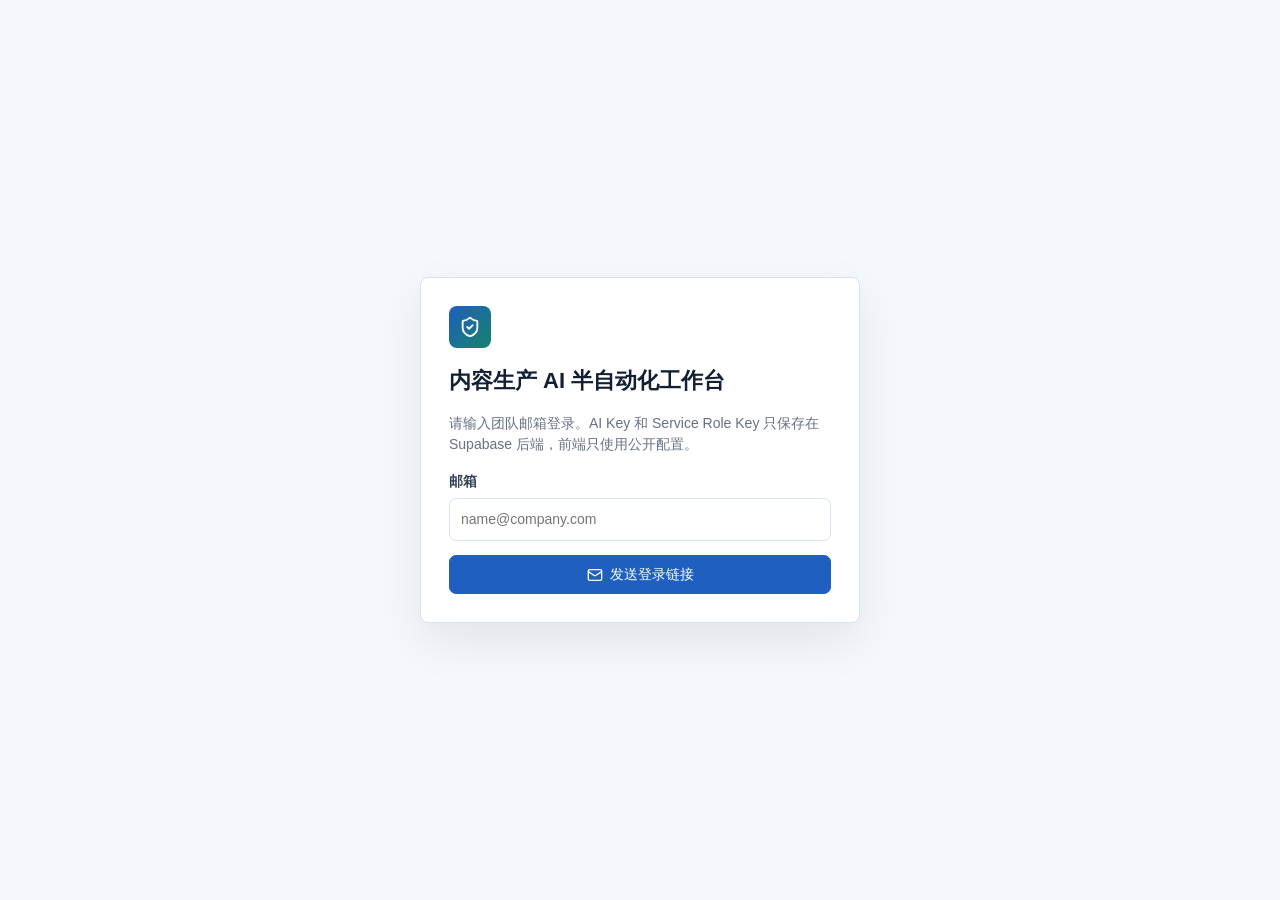
<file: index.html>
<!doctype html>
<html lang="zh-CN">
  <head>
    <meta charset="UTF-8" />
    <meta name="viewport" content="width=device-width, initial-scale=1.0" />
    <link rel="icon" href="./favicon.svg" type="image/svg+xml" />
    <title>精粹科技内容生产工作台</title>
    <script type="module" crossorigin src="./assets/index-Zl4KtNC8.js"></script>
    <link rel="stylesheet" crossorigin href="./assets/index-CO81jLpq.css">
  </head>
  <body>
    <div id="root"></div>
  </body>
</html>
</file>
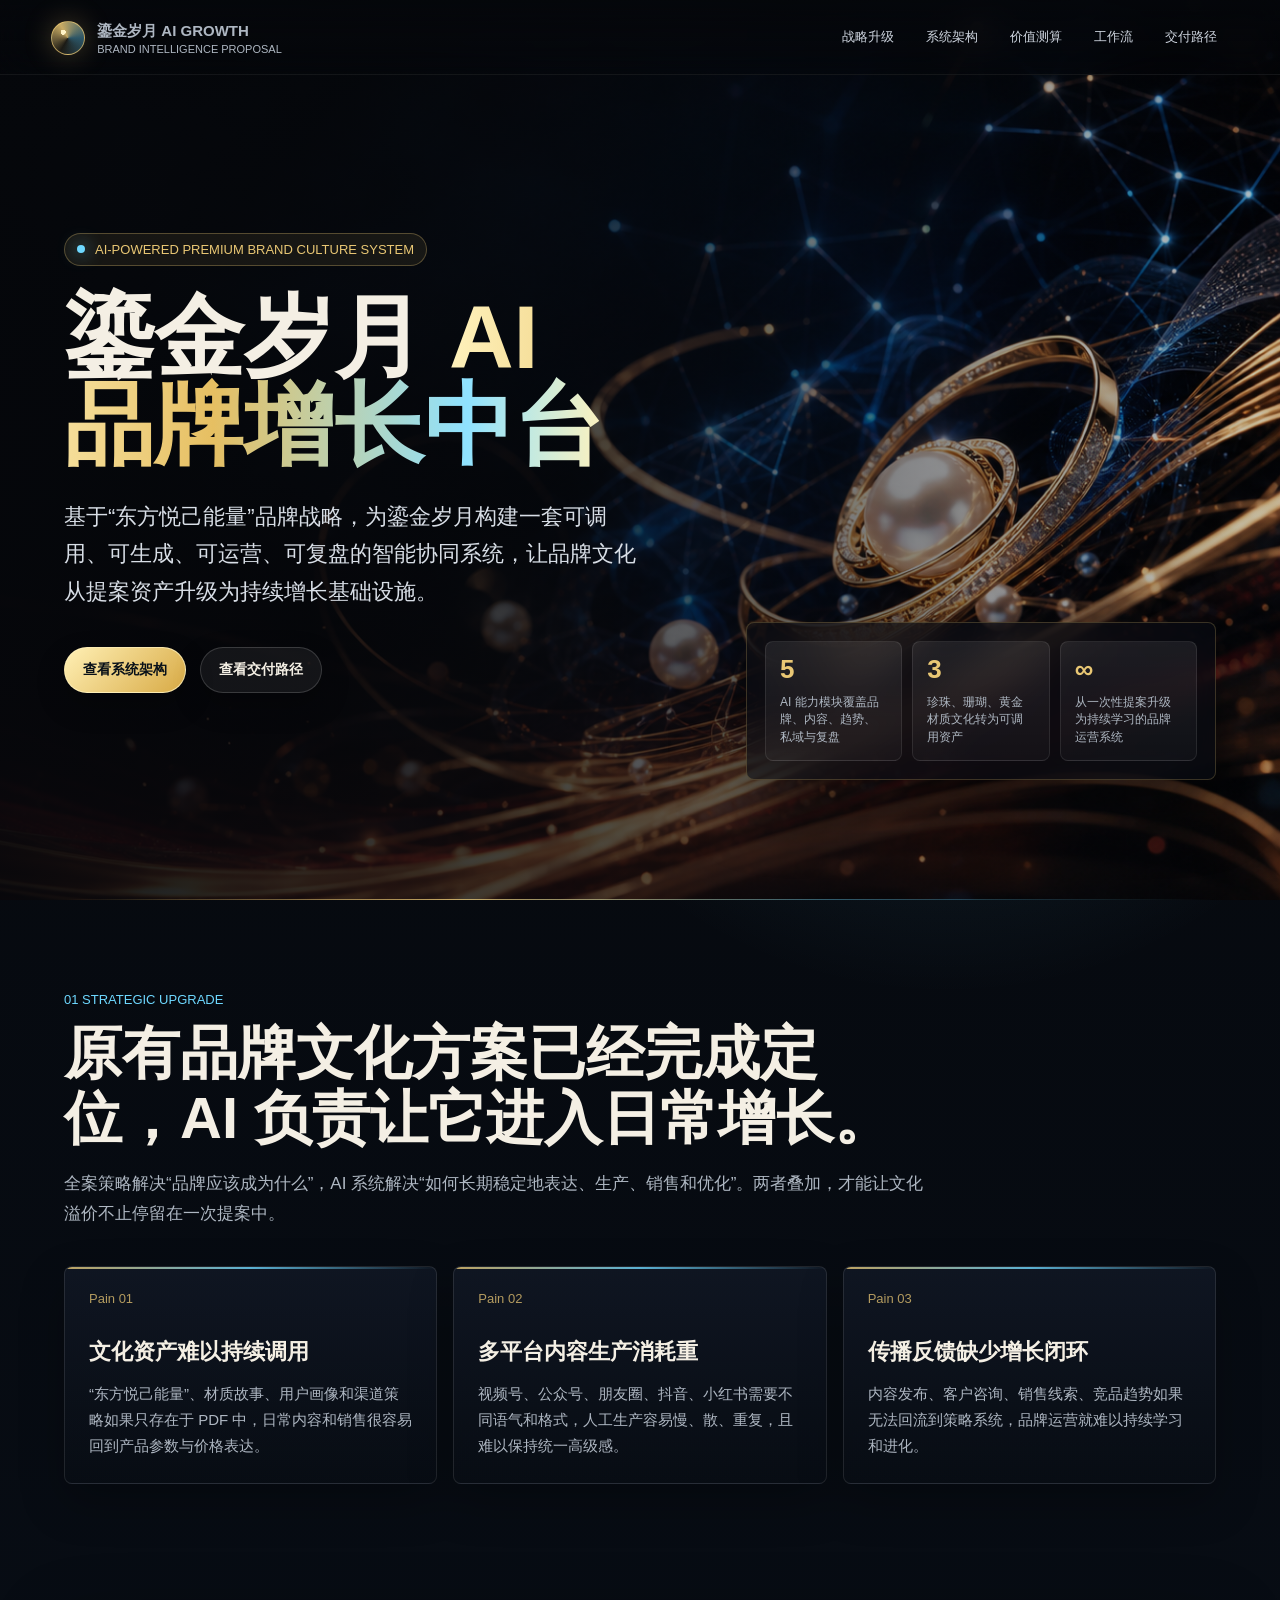
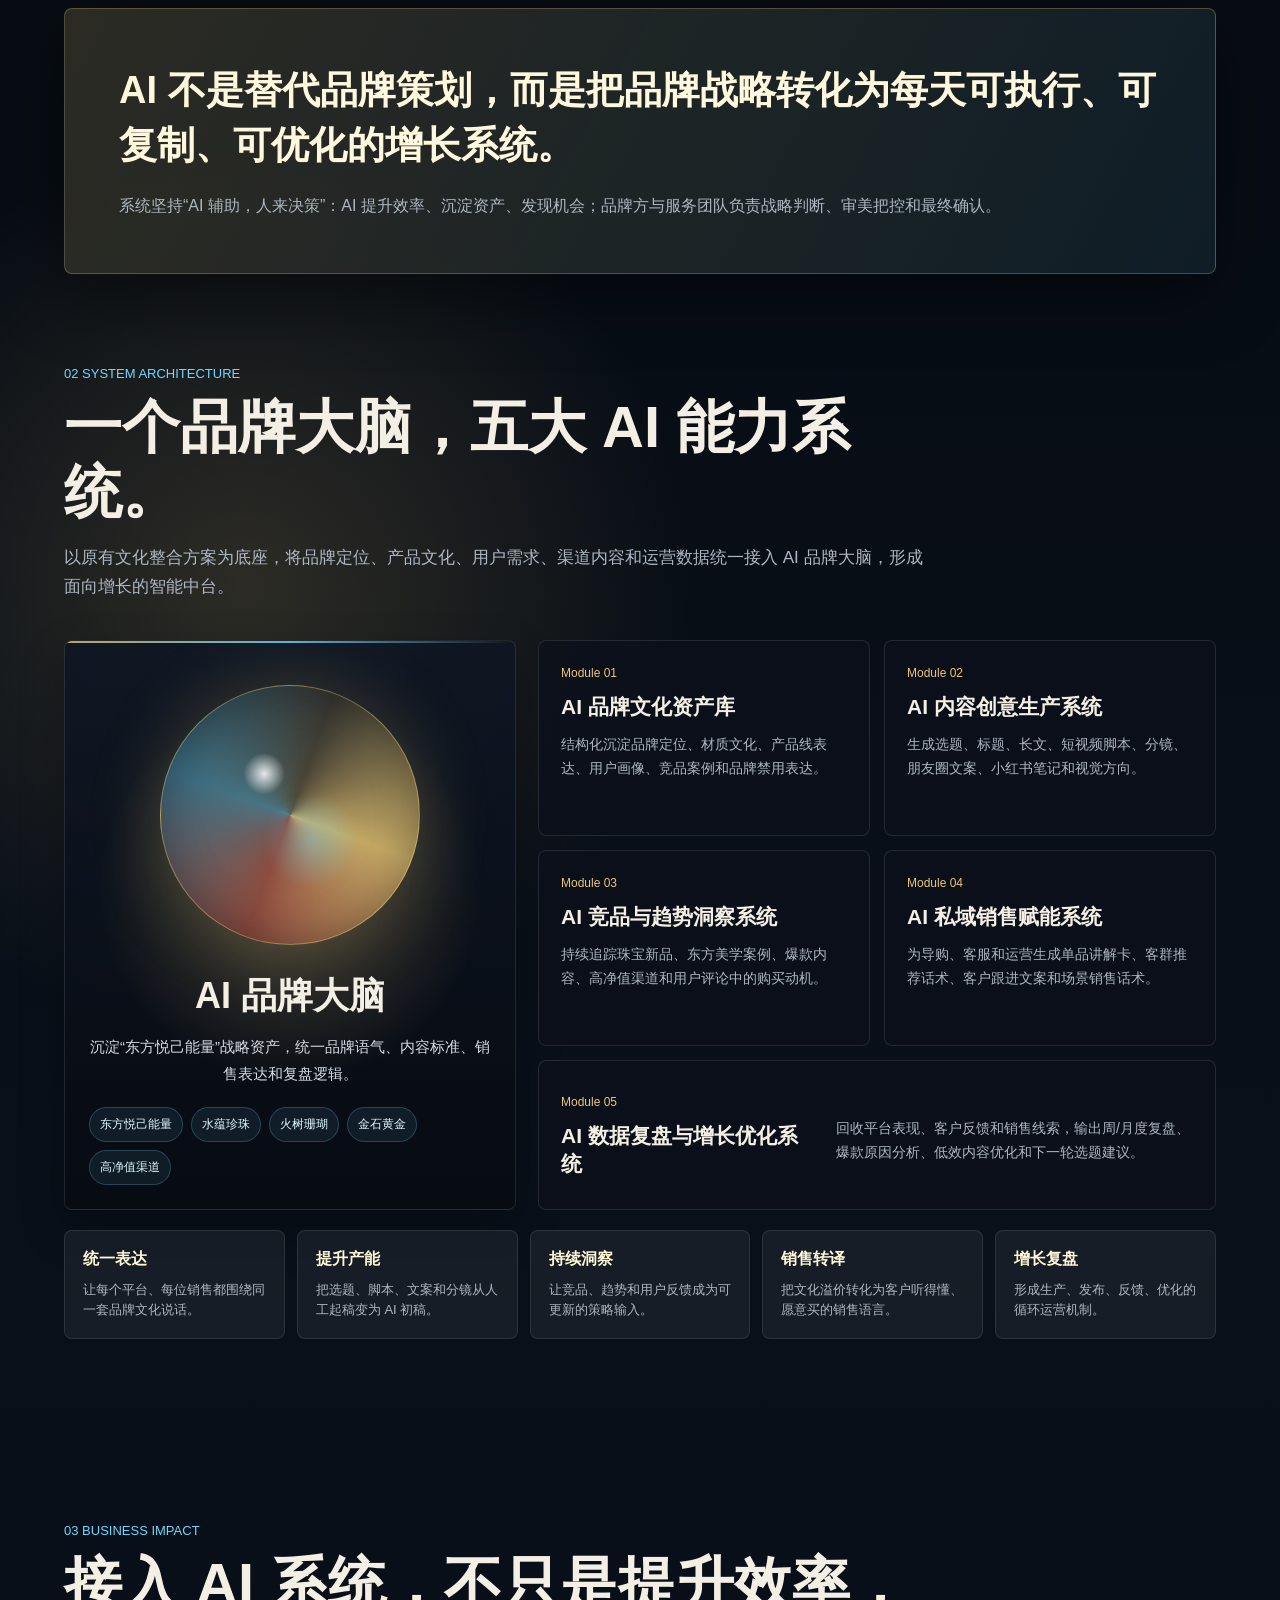
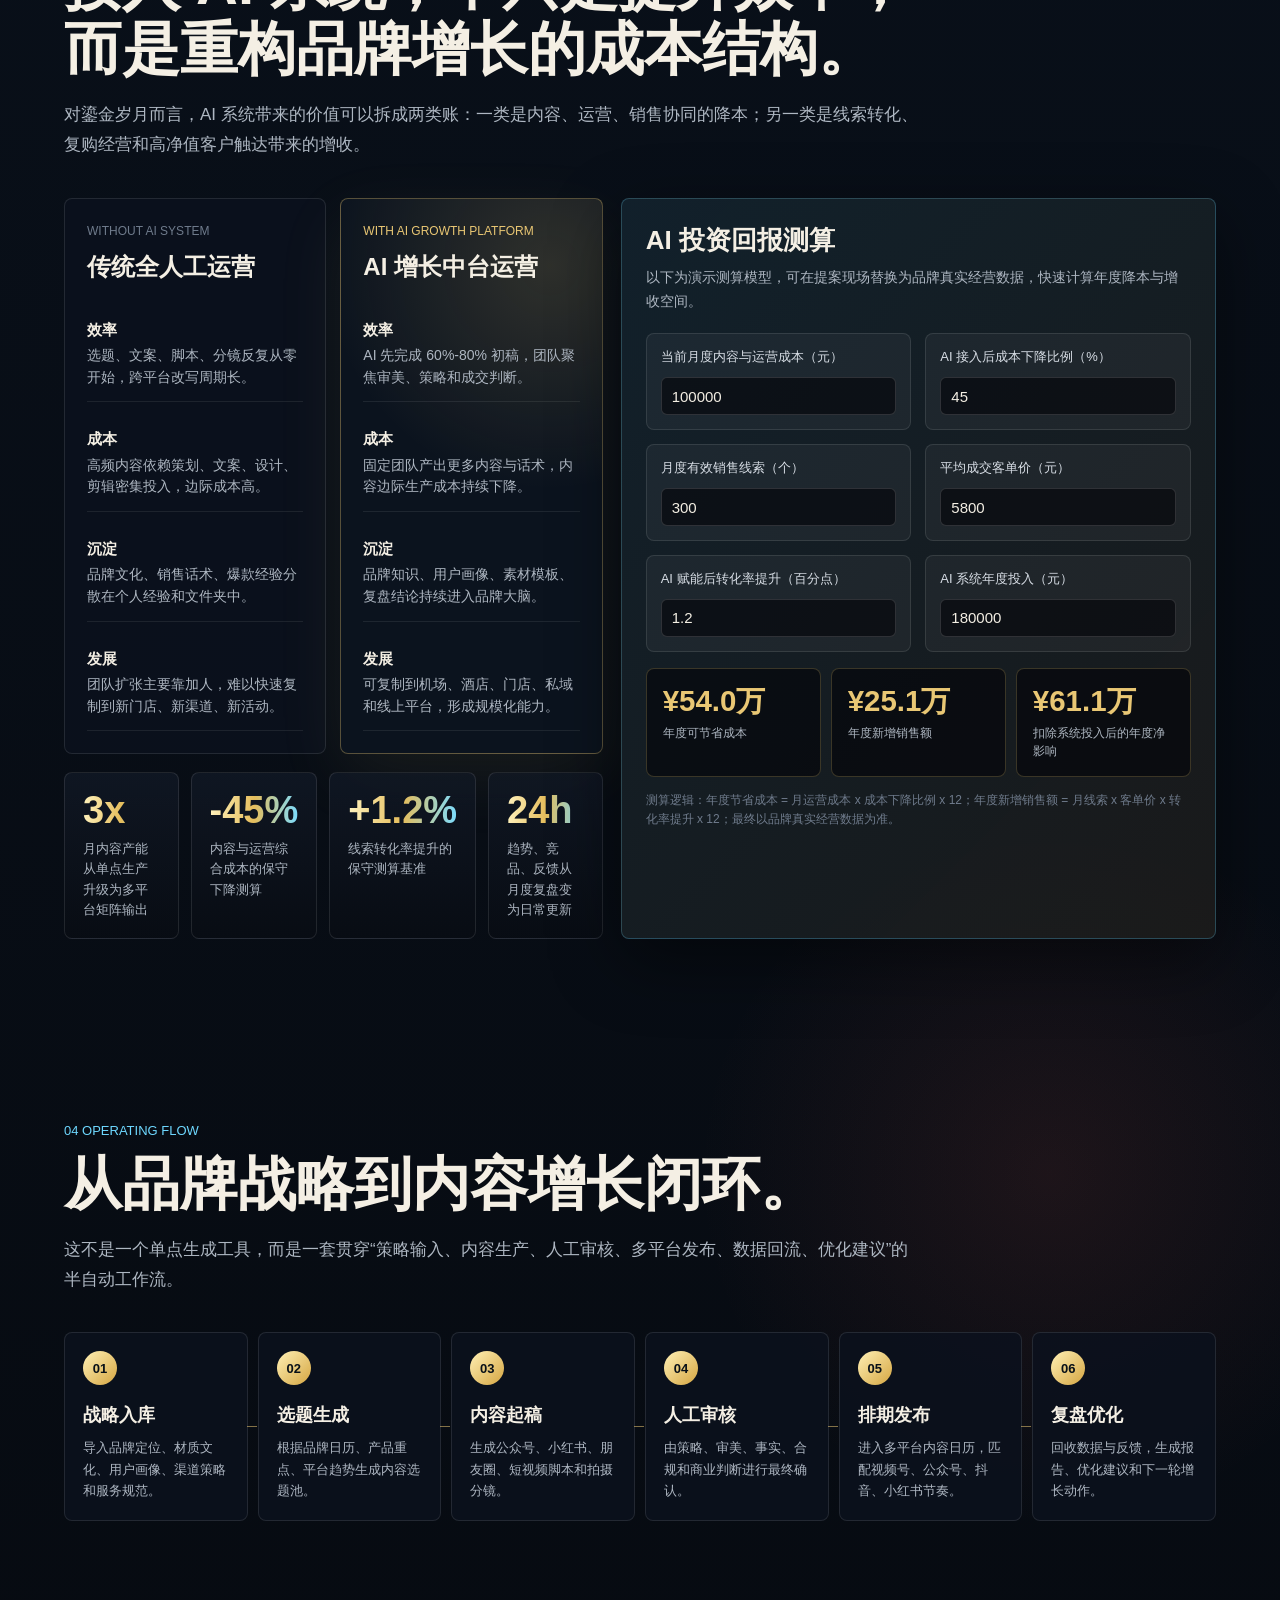
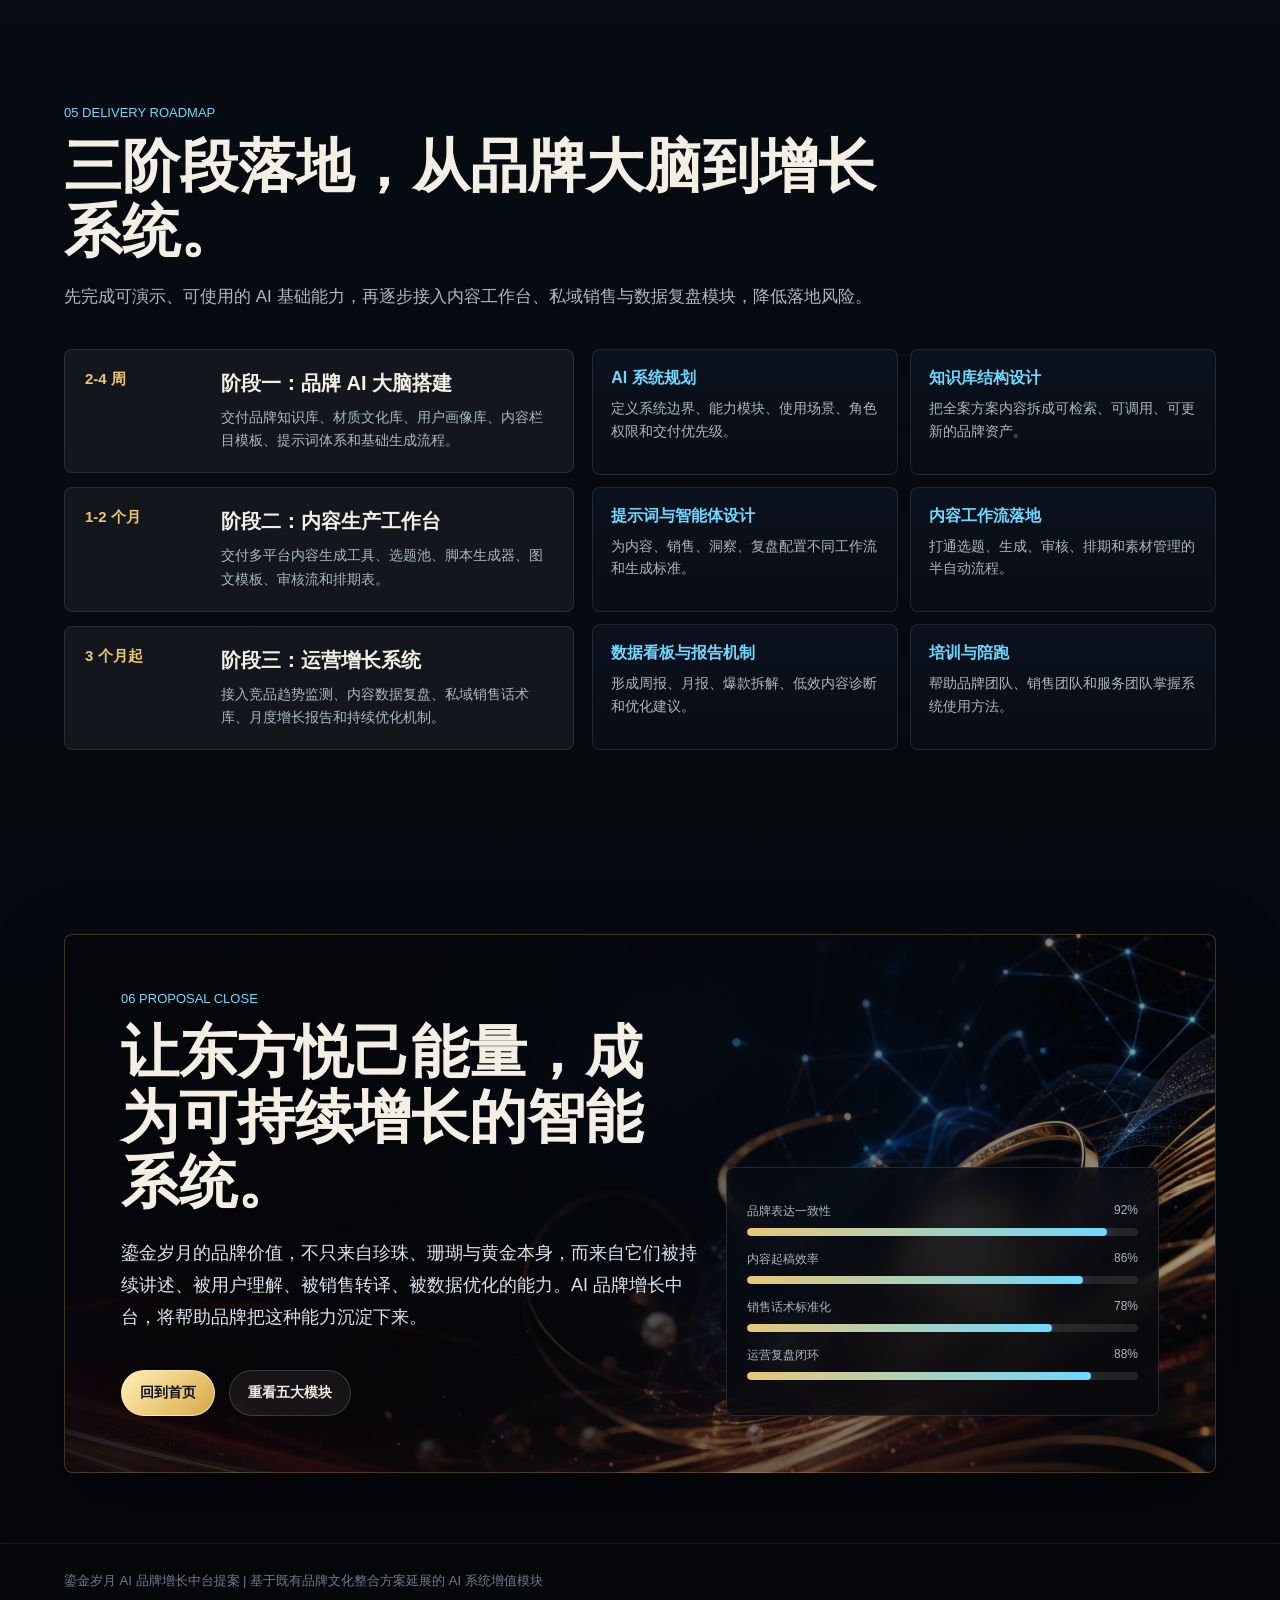
<file: ljsy/index.html>
<!doctype html>
<html lang="zh-CN">
<head>
  <meta charset="utf-8">
  <meta name="viewport" content="width=device-width, initial-scale=1">
  <title>鎏金岁月 AI 品牌增长中台提案</title>
  <style>
    :root {
      --bg: #05070b;
      --panel: rgba(13, 18, 28, .76);
      --panel-strong: rgba(18, 25, 38, .9);
      --line: rgba(197, 168, 99, .28);
      --gold: #e9c774;
      --gold-2: #b98f3f;
      --cyan: #6ed8ff;
      --red: #e05d50;
      --text: #f4efe4;
      --muted: #aeb7c2;
      --dark-muted: #6f7b8c;
      --radius: 8px;
      --shadow: 0 22px 70px rgba(0, 0, 0, .46);
    }

    * { box-sizing: border-box; }

    html {
      scroll-behavior: smooth;
      background: var(--bg);
    }

    body {
      margin: 0;
      color: var(--text);
      font-family: Inter, "PingFang SC", "Microsoft YaHei", Arial, sans-serif;
      letter-spacing: 0;
      background:
        radial-gradient(circle at 74% 8%, rgba(110, 216, 255, .18), transparent 30rem),
        radial-gradient(circle at 19% 34%, rgba(233, 199, 116, .16), transparent 28rem),
        radial-gradient(circle at 82% 68%, rgba(224, 93, 80, .1), transparent 22rem),
        linear-gradient(180deg, #05070b 0%, #09101a 44%, #05070b 100%);
      overflow-x: hidden;
    }

    a { color: inherit; text-decoration: none; }

    .noise {
      position: fixed;
      inset: 0;
      pointer-events: none;
      opacity: .18;
      z-index: 2;
      background-image:
        linear-gradient(rgba(255,255,255,.03) 1px, transparent 1px),
        linear-gradient(90deg, rgba(255,255,255,.03) 1px, transparent 1px);
      background-size: 48px 48px;
      mask-image: linear-gradient(to bottom, #000 0%, transparent 82%);
    }

    canvas#field {
      position: fixed;
      inset: 0;
      width: 100%;
      height: 100%;
      pointer-events: none;
      z-index: 1;
      opacity: .75;
    }

    .shell {
      position: relative;
      z-index: 3;
    }

    .nav {
      position: fixed;
      top: 0;
      left: 0;
      right: 0;
      z-index: 10;
      display: flex;
      align-items: center;
      justify-content: space-between;
      padding: 18px clamp(18px, 4vw, 64px);
      background: linear-gradient(180deg, rgba(5, 7, 11, .84), rgba(5, 7, 11, .24));
      backdrop-filter: blur(16px);
      border-bottom: 1px solid rgba(255, 255, 255, .06);
    }

    .brand-lockup {
      display: flex;
      align-items: center;
      gap: 12px;
      min-width: 0;
    }

    .mark {
      width: 34px;
      height: 34px;
      border: 1px solid rgba(233, 199, 116, .72);
      border-radius: 50%;
      background:
        radial-gradient(circle at 35% 32%, #fff4c7 0 8%, transparent 9%),
        conic-gradient(from 210deg, rgba(233,199,116,.1), rgba(233,199,116,.86), rgba(110,216,255,.38), rgba(233,199,116,.1));
      box-shadow: 0 0 28px rgba(233, 199, 116, .28);
      flex: 0 0 auto;
    }

    .brand-lockup strong {
      display: block;
      font-size: 15px;
      font-weight: 650;
      white-space: nowrap;
    }

    .brand-lockup span {
      display: block;
      margin-top: 2px;
      color: var(--muted);
      font-size: 11px;
      text-transform: uppercase;
    }

    .nav-links {
      display: flex;
      align-items: center;
      gap: 8px;
    }

    .nav-links a {
      padding: 9px 11px;
      color: #cdd4de;
      font-size: 13px;
      border: 1px solid transparent;
      border-radius: 999px;
    }

    .nav-links a:hover {
      color: var(--text);
      border-color: rgba(233, 199, 116, .3);
      background: rgba(255, 255, 255, .05);
    }

    section {
      padding: 92px clamp(18px, 5vw, 84px);
    }

    .hero {
      min-height: 100svh;
      display: grid;
      grid-template-columns: minmax(0, 1fr) minmax(360px, .9fr);
      align-items: center;
      gap: clamp(30px, 5vw, 72px);
      padding-top: 118px;
      position: relative;
      overflow: hidden;
    }

    .hero::before {
      content: "";
      position: absolute;
      inset: 0;
      background:
        linear-gradient(90deg, rgba(5,7,11,.94) 0%, rgba(5,7,11,.72) 46%, rgba(5,7,11,.2) 100%),
        url("assets/hero-ai-jewelry.png") center right / cover no-repeat;
      z-index: -2;
    }

    .hero::after {
      content: "";
      position: absolute;
      left: clamp(18px, 5vw, 84px);
      right: clamp(18px, 5vw, 84px);
      bottom: 0;
      height: 1px;
      background: linear-gradient(90deg, transparent, rgba(233, 199, 116, .8), rgba(110, 216, 255, .4), transparent);
    }

    .eyebrow {
      display: inline-flex;
      align-items: center;
      gap: 10px;
      color: var(--gold);
      font-size: 13px;
      text-transform: uppercase;
      letter-spacing: 0;
      padding: 8px 12px;
      border: 1px solid rgba(233, 199, 116, .3);
      background: rgba(233, 199, 116, .08);
      border-radius: 999px;
    }

    .pulse {
      width: 8px;
      height: 8px;
      border-radius: 50%;
      background: var(--cyan);
      box-shadow: 0 0 18px var(--cyan);
      animation: pulse 1.8s ease-in-out infinite;
    }

    @keyframes pulse {
      0%, 100% { transform: scale(.8); opacity: .6; }
      50% { transform: scale(1.3); opacity: 1; }
    }

    h1, h2, h3, p { margin: 0; }

    h1 {
      max-width: 880px;
      margin-top: 28px;
      font-size: clamp(42px, 7vw, 92px);
      line-height: .98;
      font-weight: 760;
    }

    .gold-text {
      color: transparent;
      background: linear-gradient(92deg, #fff2bd, #e6bf62 38%, #8fe2ff 78%, #fff2bd);
      -webkit-background-clip: text;
      background-clip: text;
    }

    .hero-lede {
      max-width: 720px;
      margin-top: 28px;
      color: #d8dee6;
      font-size: clamp(17px, 2vw, 22px);
      line-height: 1.72;
    }

    .hero-actions {
      display: flex;
      flex-wrap: wrap;
      gap: 14px;
      margin-top: 36px;
    }

    .btn {
      display: inline-flex;
      align-items: center;
      justify-content: center;
      min-height: 46px;
      padding: 0 18px;
      border-radius: 999px;
      font-size: 14px;
      font-weight: 650;
      border: 1px solid rgba(255,255,255,.16);
      background: rgba(255,255,255,.06);
      color: var(--text);
      box-shadow: 0 12px 28px rgba(0,0,0,.25);
    }

    .btn.primary {
      color: #081018;
      background: linear-gradient(135deg, #fff0b5, #d8aa45);
      border-color: rgba(255, 242, 189, .8);
    }

    .signal-panel {
      align-self: end;
      justify-self: end;
      width: min(100%, 470px);
      margin-bottom: 28px;
      padding: 18px;
      background: rgba(8, 12, 19, .66);
      border: 1px solid rgba(233, 199, 116, .22);
      border-radius: var(--radius);
      backdrop-filter: blur(18px);
      box-shadow: var(--shadow);
    }

    .signal-grid {
      display: grid;
      grid-template-columns: repeat(3, 1fr);
      gap: 10px;
    }

    .metric {
      min-height: 112px;
      padding: 14px;
      border-radius: var(--radius);
      background: linear-gradient(180deg, rgba(255,255,255,.08), rgba(255,255,255,.03));
      border: 1px solid rgba(255,255,255,.09);
    }

    .metric b {
      display: block;
      color: var(--gold);
      font-size: 26px;
      line-height: 1;
    }

    .metric span {
      display: block;
      margin-top: 12px;
      color: var(--muted);
      font-size: 12px;
      line-height: 1.45;
    }

    .section-head {
      max-width: 860px;
      margin-bottom: 38px;
    }

    .section-kicker {
      color: var(--cyan);
      font-size: 13px;
      margin-bottom: 14px;
      text-transform: uppercase;
    }

    h2 {
      font-size: clamp(30px, 4.6vw, 58px);
      line-height: 1.12;
      font-weight: 730;
    }

    .section-head p {
      margin-top: 18px;
      color: var(--muted);
      font-size: 17px;
      line-height: 1.75;
    }

    .problem-grid {
      display: grid;
      grid-template-columns: repeat(3, 1fr);
      gap: 16px;
    }

    .card {
      position: relative;
      padding: 24px;
      border: 1px solid rgba(255,255,255,.1);
      border-radius: var(--radius);
      background: linear-gradient(180deg, rgba(18,25,38,.78), rgba(9,13,20,.72));
      box-shadow: 0 18px 44px rgba(0,0,0,.25);
      overflow: hidden;
    }

    .card::before {
      content: "";
      position: absolute;
      inset: 0 0 auto;
      height: 2px;
      background: linear-gradient(90deg, var(--gold), var(--cyan), transparent);
      opacity: .8;
    }

    .card-number {
      color: rgba(233, 199, 116, .76);
      font-size: 13px;
      margin-bottom: 32px;
    }

    .card h3 {
      font-size: 22px;
      font-weight: 700;
      line-height: 1.28;
    }

    .card p {
      margin-top: 14px;
      color: var(--muted);
      font-size: 15px;
      line-height: 1.75;
    }

    .architecture {
      display: grid;
      grid-template-columns: minmax(260px, .8fr) minmax(0, 1.2fr);
      gap: 22px;
      align-items: stretch;
    }

    .core {
      min-height: 420px;
      display: flex;
      flex-direction: column;
      justify-content: space-between;
      background:
        radial-gradient(circle at 50% 44%, rgba(233,199,116,.28), transparent 12rem),
        linear-gradient(180deg, rgba(14,22,36,.88), rgba(8,11,18,.9));
    }

    .orb {
      width: min(260px, 70vw);
      aspect-ratio: 1;
      margin: 20px auto 28px;
      border-radius: 50%;
      border: 1px solid rgba(233, 199, 116, .38);
      background:
        radial-gradient(circle at 40% 34%, rgba(255,255,255,.86), transparent 9%),
        radial-gradient(circle at 58% 60%, rgba(110,216,255,.36), transparent 22%),
        conic-gradient(from 20deg, rgba(233,199,116,.18), rgba(233,199,116,.8), rgba(224,93,80,.48), rgba(110,216,255,.42), rgba(233,199,116,.18));
      box-shadow: 0 0 72px rgba(233, 199, 116, .22), inset 0 0 40px rgba(0,0,0,.28);
      animation: rotateGlow 14s linear infinite;
    }

    @keyframes rotateGlow {
      to { transform: rotate(360deg); }
    }

    .core h3 {
      font-size: clamp(24px, 3vw, 36px);
      text-align: center;
    }

    .core p {
      text-align: center;
      color: #d7dde4;
      line-height: 1.8;
      margin-top: 14px;
    }

    .module-grid {
      display: grid;
      grid-template-columns: repeat(2, 1fr);
      gap: 14px;
    }

    .module {
      padding: 22px;
      min-height: 196px;
      border-radius: var(--radius);
      border: 1px solid rgba(255,255,255,.1);
      background: rgba(11, 17, 28, .82);
      transition: transform .25s ease, border-color .25s ease, background .25s ease;
    }

    .module:hover {
      transform: translateY(-4px);
      border-color: rgba(233,199,116,.46);
      background: rgba(15, 23, 38, .92);
    }

    .module small {
      color: var(--gold);
      font-size: 12px;
    }

    .module h3 {
      margin-top: 12px;
      font-size: 21px;
    }

    .module p {
      margin-top: 12px;
      color: var(--muted);
      font-size: 14px;
      line-height: 1.7;
    }

    .wide-module {
      grid-column: 1 / -1;
      min-height: 150px;
      display: grid;
      grid-template-columns: .72fr 1fr;
      gap: 18px;
      align-items: center;
    }

    .pill-row {
      display: flex;
      flex-wrap: wrap;
      gap: 8px;
    }

    .pill {
      padding: 8px 10px;
      border: 1px solid rgba(110,216,255,.22);
      background: rgba(110,216,255,.08);
      color: #dff6ff;
      border-radius: 999px;
      font-size: 12px;
      white-space: nowrap;
    }

    .capability-strip {
      display: grid;
      grid-template-columns: repeat(5, minmax(150px, 1fr));
      gap: 12px;
      margin-top: 20px;
    }

    .cap {
      padding: 18px;
      border-radius: var(--radius);
      background: rgba(255,255,255,.055);
      border: 1px solid rgba(255,255,255,.1);
    }

    .cap b {
      display: block;
      color: #fff7d7;
      font-size: 16px;
      margin-bottom: 10px;
    }

    .cap span {
      display: block;
      color: var(--muted);
      font-size: 13px;
      line-height: 1.55;
    }

    .roi-board {
      display: grid;
      grid-template-columns: .95fr 1.05fr;
      gap: 18px;
      align-items: stretch;
    }

    .compare-panel {
      display: grid;
      grid-template-columns: 1fr 1fr;
      gap: 14px;
    }

    .mode-card {
      padding: 22px;
      border-radius: var(--radius);
      border: 1px solid rgba(255,255,255,.1);
      background: rgba(12, 18, 30, .82);
      min-height: 360px;
    }

    .mode-card.ai {
      border-color: rgba(233,199,116,.34);
      background:
        radial-gradient(circle at 80% 12%, rgba(233,199,116,.16), transparent 14rem),
        rgba(13, 20, 32, .9);
      box-shadow: 0 22px 70px rgba(233,199,116,.08);
    }

    .mode-card small {
      color: var(--dark-muted);
      font-size: 12px;
      text-transform: uppercase;
    }

    .mode-card.ai small {
      color: var(--gold);
    }

    .mode-card h3 {
      margin-top: 12px;
      font-size: 24px;
    }

    .compare-list {
      display: grid;
      gap: 12px;
      margin: 22px 0 0;
      padding: 0;
      list-style: none;
    }

    .compare-list li {
      padding: 13px 0;
      border-bottom: 1px solid rgba(255,255,255,.08);
      color: var(--muted);
      font-size: 14px;
      line-height: 1.55;
    }

    .compare-list b {
      display: block;
      color: var(--text);
      font-size: 15px;
      margin-bottom: 4px;
    }

    .gain-grid {
      display: grid;
      grid-template-columns: repeat(4, 1fr);
      gap: 12px;
      margin-top: 18px;
    }

    .gain {
      padding: 18px;
      border-radius: var(--radius);
      border: 1px solid rgba(255,255,255,.1);
      background: linear-gradient(180deg, rgba(18,25,38,.76), rgba(9,13,20,.72));
    }

    .gain strong {
      display: block;
      color: transparent;
      background: linear-gradient(92deg, #fff2bd, #e5bd5c, #7bdcff);
      -webkit-background-clip: text;
      background-clip: text;
      font-size: clamp(26px, 3vw, 38px);
      line-height: 1;
      white-space: nowrap;
    }

    .gain span {
      display: block;
      margin-top: 10px;
      color: var(--muted);
      font-size: 13px;
      line-height: 1.55;
    }

    .calculator {
      padding: 24px;
      border-radius: var(--radius);
      border: 1px solid rgba(110,216,255,.24);
      background:
        linear-gradient(135deg, rgba(110,216,255,.1), rgba(233,199,116,.08)),
        rgba(8, 12, 19, .78);
      box-shadow: var(--shadow);
    }

    .calculator h3 {
      font-size: 26px;
      margin-bottom: 8px;
    }

    .calculator > p {
      color: var(--muted);
      line-height: 1.7;
      font-size: 14px;
      margin-bottom: 20px;
    }

    .calc-grid {
      display: grid;
      grid-template-columns: repeat(2, 1fr);
      gap: 14px;
    }

    .calc-field {
      padding: 14px;
      border: 1px solid rgba(255,255,255,.1);
      border-radius: var(--radius);
      background: rgba(255,255,255,.045);
    }

    .calc-field label {
      display: block;
      color: #d8dee6;
      font-size: 13px;
      line-height: 1.45;
      margin-bottom: 10px;
    }

    .calc-field input {
      width: 100%;
      height: 38px;
      padding: 0 10px;
      color: var(--text);
      background: rgba(5, 7, 11, .66);
      border: 1px solid rgba(255,255,255,.14);
      border-radius: 6px;
      font: inherit;
      font-size: 15px;
      outline: none;
    }

    .calc-field input:focus {
      border-color: rgba(233,199,116,.72);
      box-shadow: 0 0 0 3px rgba(233,199,116,.12);
    }

    .calc-output {
      display: grid;
      grid-template-columns: repeat(3, 1fr);
      gap: 10px;
      margin-top: 16px;
    }

    .output-card {
      padding: 16px;
      border-radius: var(--radius);
      background: rgba(5, 7, 11, .66);
      border: 1px solid rgba(233,199,116,.22);
    }

    .output-card b {
      display: block;
      color: var(--gold);
      font-size: clamp(20px, 2.3vw, 30px);
      line-height: 1.1;
    }

    .output-card span {
      display: block;
      margin-top: 8px;
      color: var(--muted);
      font-size: 12px;
      line-height: 1.45;
    }

    .assumption {
      margin-top: 14px;
      color: var(--dark-muted);
      font-size: 12px;
      line-height: 1.6;
    }

    .workflow {
      display: grid;
      grid-template-columns: repeat(6, 1fr);
      gap: 10px;
      align-items: stretch;
    }

    .step {
      position: relative;
      min-height: 176px;
      padding: 18px;
      border-radius: var(--radius);
      background: rgba(12, 18, 30, .82);
      border: 1px solid rgba(255,255,255,.1);
    }

    .step::after {
      content: "";
      position: absolute;
      top: 50%;
      right: -10px;
      width: 10px;
      height: 1px;
      background: rgba(233,199,116,.55);
    }

    .step:last-child::after { display: none; }

    .step em {
      display: inline-flex;
      align-items: center;
      justify-content: center;
      width: 34px;
      height: 34px;
      font-style: normal;
      color: #081018;
      background: linear-gradient(135deg, #fff0b5, #d5a642);
      border-radius: 50%;
      font-size: 13px;
      font-weight: 760;
    }

    .step h3 {
      margin-top: 18px;
      font-size: 18px;
    }

    .step p {
      margin-top: 10px;
      color: var(--muted);
      font-size: 13px;
      line-height: 1.65;
    }

    .deliverables {
      display: grid;
      grid-template-columns: .9fr 1.1fr;
      gap: 18px;
    }

    .timeline {
      display: grid;
      gap: 14px;
    }

    .phase {
      display: grid;
      grid-template-columns: 120px 1fr;
      gap: 16px;
      padding: 20px;
      border-radius: var(--radius);
      background: rgba(255,255,255,.055);
      border: 1px solid rgba(255,255,255,.1);
    }

    .phase strong {
      color: var(--gold);
      font-size: 15px;
    }

    .phase h3 {
      font-size: 20px;
    }

    .phase p {
      margin-top: 9px;
      color: var(--muted);
      line-height: 1.65;
      font-size: 14px;
    }

    .matrix {
      display: grid;
      grid-template-columns: repeat(2, 1fr);
      gap: 12px;
    }

    .matrix-item {
      padding: 18px;
      border: 1px solid rgba(255,255,255,.1);
      border-radius: var(--radius);
      background: linear-gradient(180deg, rgba(14,22,36,.72), rgba(10,14,22,.72));
    }

    .matrix-item b {
      display: block;
      color: var(--cyan);
      margin-bottom: 8px;
    }

    .matrix-item span {
      color: var(--muted);
      font-size: 14px;
      line-height: 1.62;
    }

    .quote-band {
      margin: 32px clamp(18px, 5vw, 84px) 0;
      padding: clamp(28px, 5vw, 54px);
      border-radius: var(--radius);
      border: 1px solid rgba(233,199,116,.28);
      background:
        linear-gradient(120deg, rgba(233,199,116,.16), rgba(110,216,255,.08)),
        rgba(9, 14, 22, .86);
      box-shadow: var(--shadow);
    }

    .quote-band p {
      max-width: 1050px;
      color: #fff8dc;
      font-size: clamp(22px, 3vw, 38px);
      line-height: 1.45;
      font-weight: 650;
    }

    .quote-band span {
      display: block;
      margin-top: 18px;
      color: var(--muted);
      line-height: 1.7;
    }

    .closing {
      padding-bottom: 70px;
    }

    .closing-panel {
      min-height: 520px;
      display: grid;
      grid-template-columns: 1fr .75fr;
      gap: 28px;
      align-items: end;
      padding: clamp(28px, 5vw, 56px);
      border-radius: var(--radius);
      background:
        linear-gradient(90deg, rgba(5,7,11,.9), rgba(5,7,11,.38)),
        url("assets/hero-ai-jewelry.png") center right / cover no-repeat;
      border: 1px solid rgba(233,199,116,.24);
      box-shadow: var(--shadow);
      overflow: hidden;
    }

    .closing h2 {
      max-width: 850px;
    }

    .closing p {
      max-width: 760px;
      margin-top: 22px;
      color: #dce3eb;
      font-size: 18px;
      line-height: 1.8;
    }

    .mini-dashboard {
      padding: 20px;
      border-radius: var(--radius);
      background: rgba(7, 10, 16, .74);
      border: 1px solid rgba(255,255,255,.12);
      backdrop-filter: blur(16px);
    }

    .bar {
      margin: 15px 0;
    }

    .bar label {
      display: flex;
      justify-content: space-between;
      color: var(--muted);
      font-size: 12px;
      margin-bottom: 8px;
    }

    .bar i {
      display: block;
      height: 8px;
      border-radius: 999px;
      background: rgba(255,255,255,.1);
      overflow: hidden;
    }

    .bar i::before {
      content: "";
      display: block;
      width: var(--w);
      height: 100%;
      border-radius: inherit;
      background: linear-gradient(90deg, var(--gold), var(--cyan));
      box-shadow: 0 0 16px rgba(110,216,255,.34);
    }

    footer {
      padding: 28px clamp(18px, 5vw, 84px) 42px;
      color: var(--dark-muted);
      font-size: 13px;
      border-top: 1px solid rgba(255,255,255,.08);
    }

    .reveal {
      opacity: 0;
      transform: translateY(24px);
      transition: opacity .7s ease, transform .7s ease;
    }

    .reveal.on {
      opacity: 1;
      transform: translateY(0);
    }

    @media (max-width: 1080px) {
      .hero,
      .architecture,
      .deliverables,
      .closing-panel {
        grid-template-columns: 1fr;
      }

      .signal-panel {
        justify-self: stretch;
      }

      .capability-strip,
      .roi-board,
      .workflow {
        grid-template-columns: repeat(2, 1fr);
      }

      .compare-panel,
      .gain-grid,
      .calc-output {
        grid-template-columns: repeat(2, 1fr);
      }

      .step::after { display: none; }
    }

    @media (max-width: 760px) {
      .nav {
        position: absolute;
      }

      .nav-links { display: none; }

      section {
        padding: 70px 18px;
      }

      .hero {
        min-height: auto;
        padding-top: 110px;
      }

      .hero::before {
        background:
          linear-gradient(180deg, rgba(5,7,11,.96) 0%, rgba(5,7,11,.78) 58%, rgba(5,7,11,.98) 100%),
          url("assets/hero-ai-jewelry.png") center / cover no-repeat;
      }

      .problem-grid,
      .module-grid,
      .wide-module,
      .capability-strip,
      .roi-board,
      .compare-panel,
      .gain-grid,
      .calc-grid,
      .calc-output,
      .workflow,
      .matrix,
      .signal-grid {
        grid-template-columns: 1fr;
      }

      .phase {
        grid-template-columns: 1fr;
      }
    }

    @media (prefers-reduced-motion: reduce) {
      *, *::before, *::after {
        animation-duration: .001ms !important;
        animation-iteration-count: 1 !important;
        scroll-behavior: auto !important;
      }
    }
  </style>
</head>
<body>
  <canvas id="field" aria-hidden="true"></canvas>
  <div class="noise" aria-hidden="true"></div>
  <div class="shell">
    <nav class="nav">
      <a class="brand-lockup" href="#top" aria-label="返回顶部">
        <span class="mark" aria-hidden="true"></span>
        <span>
          <strong>鎏金岁月 AI Growth</strong>
          <span>Brand Intelligence Proposal</span>
        </span>
      </a>
      <div class="nav-links" aria-label="页面导航">
        <a href="#why">战略升级</a>
        <a href="#system">系统架构</a>
        <a href="#roi">价值测算</a>
        <a href="#workflow">工作流</a>
        <a href="#delivery">交付路径</a>
      </div>
    </nav>

    <main id="top">
      <section class="hero">
        <div class="hero-copy reveal">
          <div class="eyebrow"><span class="pulse"></span> AI-powered premium brand culture system</div>
          <h1>鎏金岁月 <span class="gold-text">AI 品牌增长中台</span></h1>
          <p class="hero-lede">
            基于“东方悦己能量”品牌战略，为鎏金岁月构建一套可调用、可生成、可运营、可复盘的智能协同系统，让品牌文化从提案资产升级为持续增长基础设施。
          </p>
          <div class="hero-actions">
            <a class="btn primary" href="#system">查看系统架构</a>
            <a class="btn" href="#delivery">查看交付路径</a>
          </div>
        </div>
        <aside class="signal-panel reveal" aria-label="核心指标">
          <div class="signal-grid">
            <div class="metric"><b>5</b><span>AI 能力模块覆盖品牌、内容、趋势、私域与复盘</span></div>
            <div class="metric"><b>3</b><span>珍珠、珊瑚、黄金材质文化转为可调用资产</span></div>
            <div class="metric"><b>∞</b><span>从一次性提案升级为持续学习的品牌运营系统</span></div>
          </div>
        </aside>
      </section>

      <section id="why">
        <div class="section-head reveal">
          <div class="section-kicker">01 Strategic Upgrade</div>
          <h2>原有品牌文化方案已经完成定位，AI 负责让它进入日常增长。</h2>
          <p>
            全案策略解决“品牌应该成为什么”，AI 系统解决“如何长期稳定地表达、生产、销售和优化”。两者叠加，才能让文化溢价不止停留在一次提案中。
          </p>
        </div>
        <div class="problem-grid">
          <article class="card reveal">
            <div class="card-number">Pain 01</div>
            <h3>文化资产难以持续调用</h3>
            <p>“东方悦己能量”、材质故事、用户画像和渠道策略如果只存在于 PDF 中，日常内容和销售很容易回到产品参数与价格表达。</p>
          </article>
          <article class="card reveal">
            <div class="card-number">Pain 02</div>
            <h3>多平台内容生产消耗重</h3>
            <p>视频号、公众号、朋友圈、抖音、小红书需要不同语气和格式，人工生产容易慢、散、重复，且难以保持统一高级感。</p>
          </article>
          <article class="card reveal">
            <div class="card-number">Pain 03</div>
            <h3>传播反馈缺少增长闭环</h3>
            <p>内容发布、客户咨询、销售线索、竞品趋势如果无法回流到策略系统，品牌运营就难以持续学习和进化。</p>
          </article>
        </div>
      </section>

      <div class="quote-band reveal">
        <p>AI 不是替代品牌策划，而是把品牌战略转化为每天可执行、可复制、可优化的增长系统。</p>
        <span>系统坚持“AI 辅助，人来决策”：AI 提升效率、沉淀资产、发现机会；品牌方与服务团队负责战略判断、审美把控和最终确认。</span>
      </div>

      <section id="system">
        <div class="section-head reveal">
          <div class="section-kicker">02 System Architecture</div>
          <h2>一个品牌大脑，五大 AI 能力系统。</h2>
          <p>
            以原有文化整合方案为底座，将品牌定位、产品文化、用户需求、渠道内容和运营数据统一接入 AI 品牌大脑，形成面向增长的智能中台。
          </p>
        </div>

        <div class="architecture">
          <article class="card core reveal">
            <div>
              <div class="orb" aria-hidden="true"></div>
              <h3>AI 品牌大脑</h3>
              <p>沉淀“东方悦己能量”战略资产，统一品牌语气、内容标准、销售表达和复盘逻辑。</p>
            </div>
            <div class="pill-row" aria-label="品牌知识标签">
              <span class="pill">东方悦己能量</span>
              <span class="pill">水蕴珍珠</span>
              <span class="pill">火树珊瑚</span>
              <span class="pill">金石黄金</span>
              <span class="pill">高净值渠道</span>
            </div>
          </article>

          <div class="module-grid">
            <article class="module reveal">
              <small>Module 01</small>
              <h3>AI 品牌文化资产库</h3>
              <p>结构化沉淀品牌定位、材质文化、产品线表达、用户画像、竞品案例和品牌禁用表达。</p>
            </article>
            <article class="module reveal">
              <small>Module 02</small>
              <h3>AI 内容创意生产系统</h3>
              <p>生成选题、标题、长文、短视频脚本、分镜、朋友圈文案、小红书笔记和视觉方向。</p>
            </article>
            <article class="module reveal">
              <small>Module 03</small>
              <h3>AI 竞品与趋势洞察系统</h3>
              <p>持续追踪珠宝新品、东方美学案例、爆款内容、高净值渠道和用户评论中的购买动机。</p>
            </article>
            <article class="module reveal">
              <small>Module 04</small>
              <h3>AI 私域销售赋能系统</h3>
              <p>为导购、客服和运营生成单品讲解卡、客群推荐话术、客户跟进文案和场景销售话术。</p>
            </article>
            <article class="module wide-module reveal">
              <div>
                <small>Module 05</small>
                <h3>AI 数据复盘与增长优化系统</h3>
              </div>
              <p>回收平台表现、客户反馈和销售线索，输出周/月度复盘、爆款原因分析、低效内容优化和下一轮选题建议。</p>
            </article>
          </div>
        </div>

        <div class="capability-strip">
          <div class="cap reveal"><b>统一表达</b><span>让每个平台、每位销售都围绕同一套品牌文化说话。</span></div>
          <div class="cap reveal"><b>提升产能</b><span>把选题、脚本、文案和分镜从人工起稿变为 AI 初稿。</span></div>
          <div class="cap reveal"><b>持续洞察</b><span>让竞品、趋势和用户反馈成为可更新的策略输入。</span></div>
          <div class="cap reveal"><b>销售转译</b><span>把文化溢价转化为客户听得懂、愿意买的销售语言。</span></div>
          <div class="cap reveal"><b>增长复盘</b><span>形成生产、发布、反馈、优化的循环运营机制。</span></div>
        </div>
      </section>

      <section id="roi">
        <div class="section-head reveal">
          <div class="section-kicker">03 Business Impact</div>
          <h2>接入 AI 系统，不只是提升效率，而是重构品牌增长的成本结构。</h2>
          <p>
            对鎏金岁月而言，AI 系统带来的价值可以拆成两类账：一类是内容、运营、销售协同的降本；另一类是线索转化、复购经营和高净值客户触达带来的增收。
          </p>
        </div>

        <div class="roi-board">
          <div>
            <div class="compare-panel">
              <article class="mode-card reveal">
                <small>Without AI System</small>
                <h3>传统全人工运营</h3>
                <ul class="compare-list">
                  <li><b>效率</b>选题、文案、脚本、分镜反复从零开始，跨平台改写周期长。</li>
                  <li><b>成本</b>高频内容依赖策划、文案、设计、剪辑密集投入，边际成本高。</li>
                  <li><b>沉淀</b>品牌文化、销售话术、爆款经验分散在个人经验和文件夹中。</li>
                  <li><b>发展</b>团队扩张主要靠加人，难以快速复制到新门店、新渠道、新活动。</li>
                </ul>
              </article>
              <article class="mode-card ai reveal">
                <small>With AI Growth Platform</small>
                <h3>AI 增长中台运营</h3>
                <ul class="compare-list">
                  <li><b>效率</b>AI 先完成 60%-80% 初稿，团队聚焦审美、策略和成交判断。</li>
                  <li><b>成本</b>固定团队产出更多内容与话术，内容边际生产成本持续下降。</li>
                  <li><b>沉淀</b>品牌知识、用户画像、素材模板、复盘结论持续进入品牌大脑。</li>
                  <li><b>发展</b>可复制到机场、酒店、门店、私域和线上平台，形成规模化能力。</li>
                </ul>
              </article>
            </div>

            <div class="gain-grid">
              <div class="gain reveal"><strong>3x</strong><span>月内容产能从单点生产升级为多平台矩阵输出</span></div>
              <div class="gain reveal"><strong>-45%</strong><span>内容与运营综合成本的保守下降测算</span></div>
              <div class="gain reveal"><strong>+1.2%</strong><span>线索转化率提升的保守测算基准</span></div>
              <div class="gain reveal"><strong>24h</strong><span>趋势、竞品、反馈从月度复盘变为日常更新</span></div>
            </div>
          </div>

          <aside class="calculator reveal" aria-label="AI ROI 测算器">
            <h3>AI 投资回报测算</h3>
            <p>以下为演示测算模型，可在提案现场替换为品牌真实经营数据，快速计算年度降本与增收空间。</p>

            <div class="calc-grid">
              <div class="calc-field">
                <label for="monthlyCost">当前月度内容与运营成本（元）</label>
                <input id="monthlyCost" type="number" value="100000" min="0" step="5000">
              </div>
              <div class="calc-field">
                <label for="savingRate">AI 接入后成本下降比例（%）</label>
                <input id="savingRate" type="number" value="45" min="0" max="90" step="1">
              </div>
              <div class="calc-field">
                <label for="monthlyLeads">月度有效销售线索（个）</label>
                <input id="monthlyLeads" type="number" value="300" min="0" step="10">
              </div>
              <div class="calc-field">
                <label for="averageOrder">平均成交客单价（元）</label>
                <input id="averageOrder" type="number" value="5800" min="0" step="100">
              </div>
              <div class="calc-field">
                <label for="upliftRate">AI 赋能后转化率提升（百分点）</label>
                <input id="upliftRate" type="number" value="1.2" min="0" max="20" step="0.1">
              </div>
              <div class="calc-field">
                <label for="systemCost">AI 系统年度投入（元）</label>
                <input id="systemCost" type="number" value="180000" min="0" step="10000">
              </div>
            </div>

            <div class="calc-output">
              <div class="output-card"><b id="costSaving">¥54.0万</b><span>年度可节省成本</span></div>
              <div class="output-card"><b id="revenueGain">¥25.1万</b><span>年度新增销售额</span></div>
              <div class="output-card"><b id="netImpact">¥61.1万</b><span>扣除系统投入后的年度净影响</span></div>
            </div>
            <div class="assumption">测算逻辑：年度节省成本 = 月运营成本 x 成本下降比例 x 12；年度新增销售额 = 月线索 x 客单价 x 转化率提升 x 12；最终以品牌真实经营数据为准。</div>
          </aside>
        </div>
      </section>

      <section id="workflow">
        <div class="section-head reveal">
          <div class="section-kicker">04 Operating Flow</div>
          <h2>从品牌战略到内容增长闭环。</h2>
          <p>
            这不是一个单点生成工具，而是一套贯穿“策略输入、内容生产、人工审核、多平台发布、数据回流、优化建议”的半自动工作流。
          </p>
        </div>

        <div class="workflow">
          <article class="step reveal">
            <em>01</em>
            <h3>战略入库</h3>
            <p>导入品牌定位、材质文化、用户画像、渠道策略和服务规范。</p>
          </article>
          <article class="step reveal">
            <em>02</em>
            <h3>选题生成</h3>
            <p>根据品牌日历、产品重点、平台趋势生成内容选题池。</p>
          </article>
          <article class="step reveal">
            <em>03</em>
            <h3>内容起稿</h3>
            <p>生成公众号、小红书、朋友圈、短视频脚本和拍摄分镜。</p>
          </article>
          <article class="step reveal">
            <em>04</em>
            <h3>人工审核</h3>
            <p>由策略、审美、事实、合规和商业判断进行最终确认。</p>
          </article>
          <article class="step reveal">
            <em>05</em>
            <h3>排期发布</h3>
            <p>进入多平台内容日历，匹配视频号、公众号、抖音、小红书节奏。</p>
          </article>
          <article class="step reveal">
            <em>06</em>
            <h3>复盘优化</h3>
            <p>回收数据与反馈，生成报告、优化建议和下一轮增长动作。</p>
          </article>
        </div>
      </section>

      <section id="delivery">
        <div class="section-head reveal">
          <div class="section-kicker">05 Delivery Roadmap</div>
          <h2>三阶段落地，从品牌大脑到增长系统。</h2>
          <p>
            先完成可演示、可使用的 AI 基础能力，再逐步接入内容工作台、私域销售与数据复盘模块，降低落地风险。
          </p>
        </div>

        <div class="deliverables">
          <div class="timeline">
            <article class="phase reveal">
              <strong>2-4 周</strong>
              <div>
                <h3>阶段一：品牌 AI 大脑搭建</h3>
                <p>交付品牌知识库、材质文化库、用户画像库、内容栏目模板、提示词体系和基础生成流程。</p>
              </div>
            </article>
            <article class="phase reveal">
              <strong>1-2 个月</strong>
              <div>
                <h3>阶段二：内容生产工作台</h3>
                <p>交付多平台内容生成工具、选题池、脚本生成器、图文模板、审核流和排期表。</p>
              </div>
            </article>
            <article class="phase reveal">
              <strong>3 个月起</strong>
              <div>
                <h3>阶段三：运营增长系统</h3>
                <p>接入竞品趋势监测、内容数据复盘、私域销售话术库、月度增长报告和持续优化机制。</p>
              </div>
            </article>
          </div>

          <div class="matrix">
            <div class="matrix-item reveal"><b>AI 系统规划</b><span>定义系统边界、能力模块、使用场景、角色权限和交付优先级。</span></div>
            <div class="matrix-item reveal"><b>知识库结构设计</b><span>把全案方案内容拆成可检索、可调用、可更新的品牌资产。</span></div>
            <div class="matrix-item reveal"><b>提示词与智能体设计</b><span>为内容、销售、洞察、复盘配置不同工作流和生成标准。</span></div>
            <div class="matrix-item reveal"><b>内容工作流落地</b><span>打通选题、生成、审核、排期和素材管理的半自动流程。</span></div>
            <div class="matrix-item reveal"><b>数据看板与报告机制</b><span>形成周报、月报、爆款拆解、低效内容诊断和优化建议。</span></div>
            <div class="matrix-item reveal"><b>培训与陪跑</b><span>帮助品牌团队、销售团队和服务团队掌握系统使用方法。</span></div>
          </div>
        </div>
      </section>

      <section class="closing">
        <div class="closing-panel reveal">
          <div>
            <div class="section-kicker">06 Proposal Close</div>
            <h2>让东方悦己能量，成为可持续增长的智能系统。</h2>
            <p>
              鎏金岁月的品牌价值，不只来自珍珠、珊瑚与黄金本身，而来自它们被持续讲述、被用户理解、被销售转译、被数据优化的能力。AI 品牌增长中台，将帮助品牌把这种能力沉淀下来。
            </p>
            <div class="hero-actions">
              <a class="btn primary" href="#top">回到首页</a>
              <a class="btn" href="#system">重看五大模块</a>
            </div>
          </div>
          <aside class="mini-dashboard" aria-label="增长价值示意">
            <div class="bar">
              <label><span>品牌表达一致性</span><span>92%</span></label>
              <i style="--w:92%"></i>
            </div>
            <div class="bar">
              <label><span>内容起稿效率</span><span>86%</span></label>
              <i style="--w:86%"></i>
            </div>
            <div class="bar">
              <label><span>销售话术标准化</span><span>78%</span></label>
              <i style="--w:78%"></i>
            </div>
            <div class="bar">
              <label><span>运营复盘闭环</span><span>88%</span></label>
              <i style="--w:88%"></i>
            </div>
          </aside>
        </div>
      </section>
    </main>

    <footer>
      鎏金岁月 AI 品牌增长中台提案 | 基于既有品牌文化整合方案延展的 AI 系统增值模块
    </footer>
  </div>

  <script>
    const canvas = document.getElementById("field");
    const ctx = canvas.getContext("2d");
    let particles = [];

    function resize() {
      const ratio = Math.min(window.devicePixelRatio || 1, 2);
      canvas.width = Math.floor(window.innerWidth * ratio);
      canvas.height = Math.floor(window.innerHeight * ratio);
      canvas.style.width = window.innerWidth + "px";
      canvas.style.height = window.innerHeight + "px";
      ctx.setTransform(ratio, 0, 0, ratio, 0, 0);
      const count = Math.max(58, Math.floor(window.innerWidth / 18));
      particles = Array.from({ length: count }, () => ({
        x: Math.random() * window.innerWidth,
        y: Math.random() * window.innerHeight,
        vx: (Math.random() - .5) * .28,
        vy: (Math.random() - .5) * .28,
        r: Math.random() * 1.7 + .4,
        hue: Math.random() > .72 ? "gold" : "cyan"
      }));
    }

    function draw() {
      ctx.clearRect(0, 0, window.innerWidth, window.innerHeight);
      particles.forEach((p, i) => {
        p.x += p.vx;
        p.y += p.vy;
        if (p.x < 0 || p.x > window.innerWidth) p.vx *= -1;
        if (p.y < 0 || p.y > window.innerHeight) p.vy *= -1;
        ctx.beginPath();
        ctx.arc(p.x, p.y, p.r, 0, Math.PI * 2);
        ctx.fillStyle = p.hue === "gold" ? "rgba(233,199,116,.62)" : "rgba(110,216,255,.52)";
        ctx.fill();
        for (let j = i + 1; j < particles.length; j++) {
          const q = particles[j];
          const dx = p.x - q.x;
          const dy = p.y - q.y;
          const d = Math.hypot(dx, dy);
          if (d < 118) {
            ctx.beginPath();
            ctx.moveTo(p.x, p.y);
            ctx.lineTo(q.x, q.y);
            ctx.strokeStyle = `rgba(110,216,255,${(1 - d / 118) * .12})`;
            ctx.lineWidth = 1;
            ctx.stroke();
          }
        }
      });
      requestAnimationFrame(draw);
    }

    const observer = new IntersectionObserver((entries) => {
      entries.forEach(entry => {
        if (entry.isIntersecting) entry.target.classList.add("on");
      });
    }, { threshold: .14 });

    document.querySelectorAll(".reveal").forEach(el => observer.observe(el));
    window.addEventListener("resize", resize);

    const yuan = new Intl.NumberFormat("zh-CN", {
      style: "currency",
      currency: "CNY",
      maximumFractionDigits: 1,
      notation: "compact",
      compactDisplay: "short"
    });

    function readNumber(id) {
      const value = Number(document.getElementById(id)?.value || 0);
      return Number.isFinite(value) ? value : 0;
    }

    function updateRoi() {
      const monthlyCost = readNumber("monthlyCost");
      const savingRate = readNumber("savingRate") / 100;
      const monthlyLeads = readNumber("monthlyLeads");
      const averageOrder = readNumber("averageOrder");
      const upliftRate = readNumber("upliftRate") / 100;
      const systemCost = readNumber("systemCost");

      const costSaving = monthlyCost * savingRate * 12;
      const revenueGain = monthlyLeads * averageOrder * upliftRate * 12;
      const netImpact = costSaving + revenueGain - systemCost;

      document.getElementById("costSaving").textContent = yuan.format(costSaving);
      document.getElementById("revenueGain").textContent = yuan.format(revenueGain);
      document.getElementById("netImpact").textContent = yuan.format(netImpact);
    }

    ["monthlyCost", "savingRate", "monthlyLeads", "averageOrder", "upliftRate", "systemCost"].forEach(id => {
      document.getElementById(id)?.addEventListener("input", updateRoi);
    });

    resize();
    updateRoi();
    draw();
  </script>
</body>
</html>
</file>
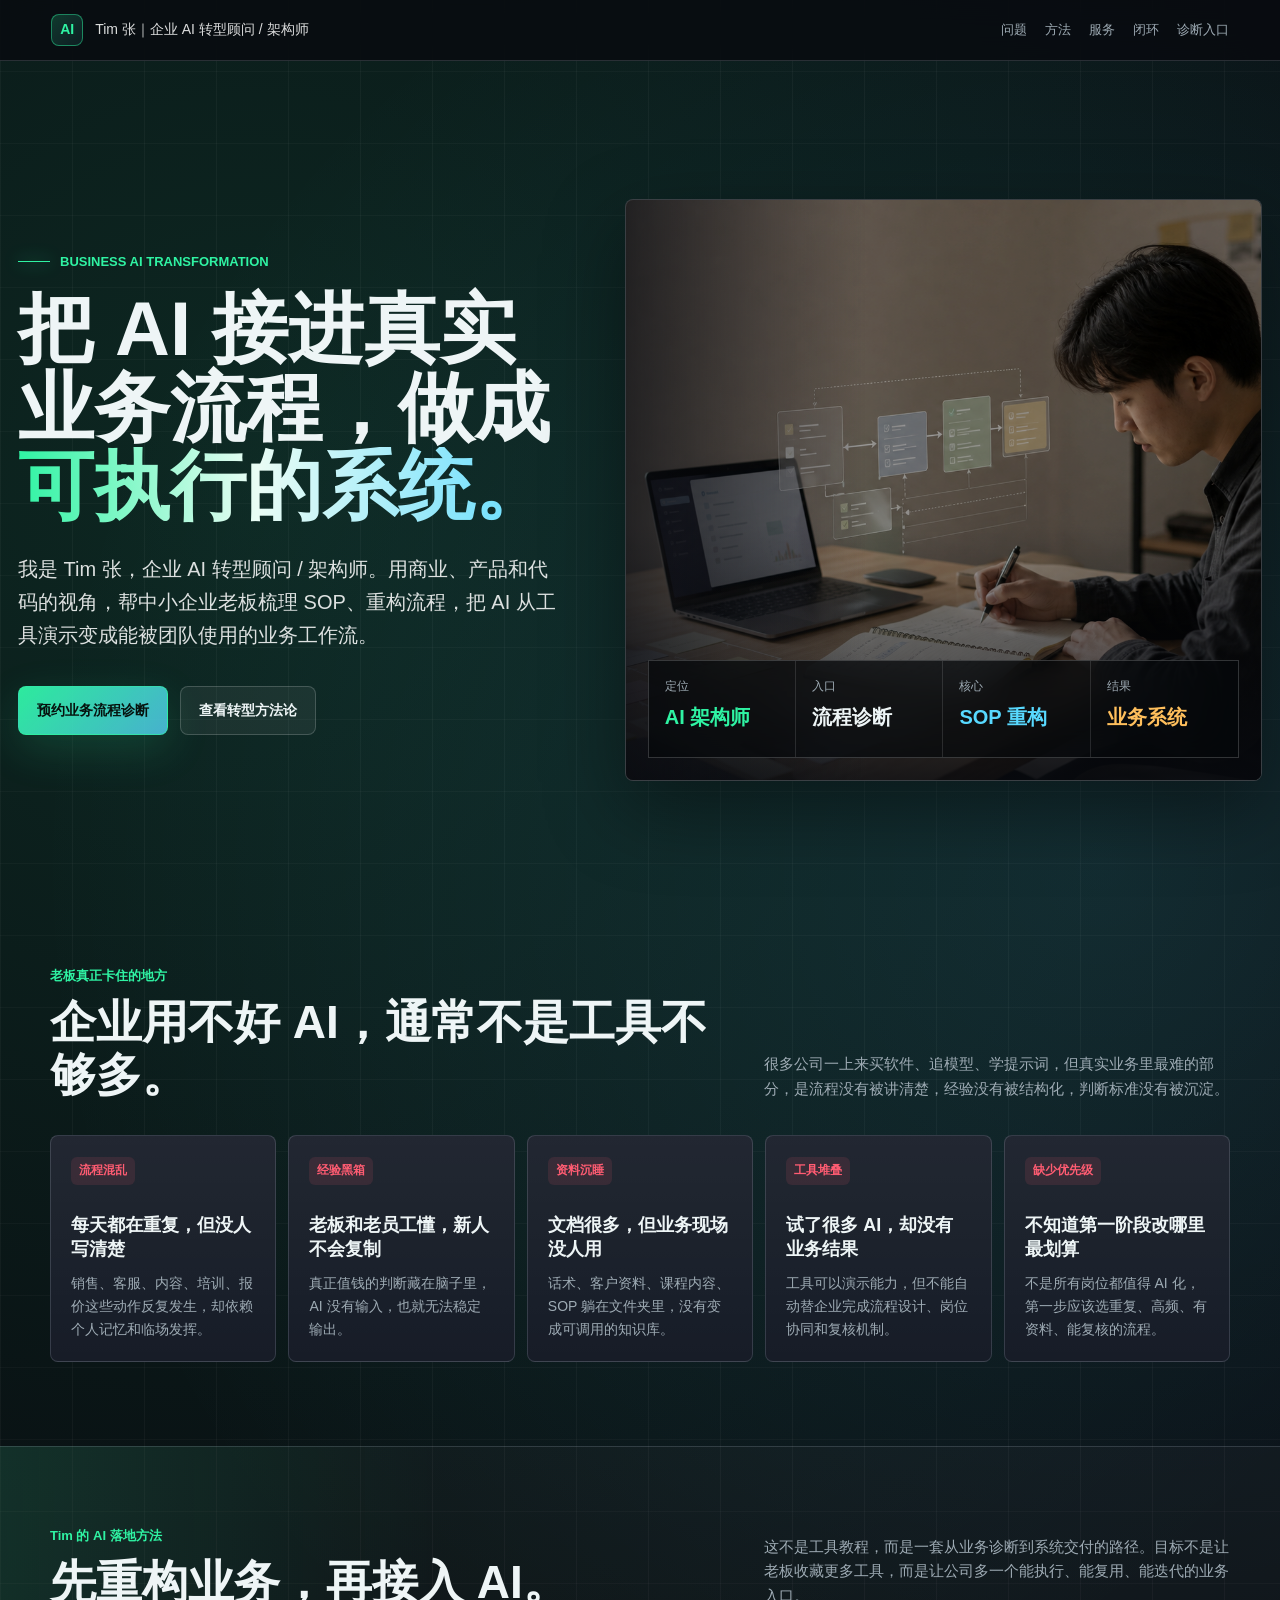
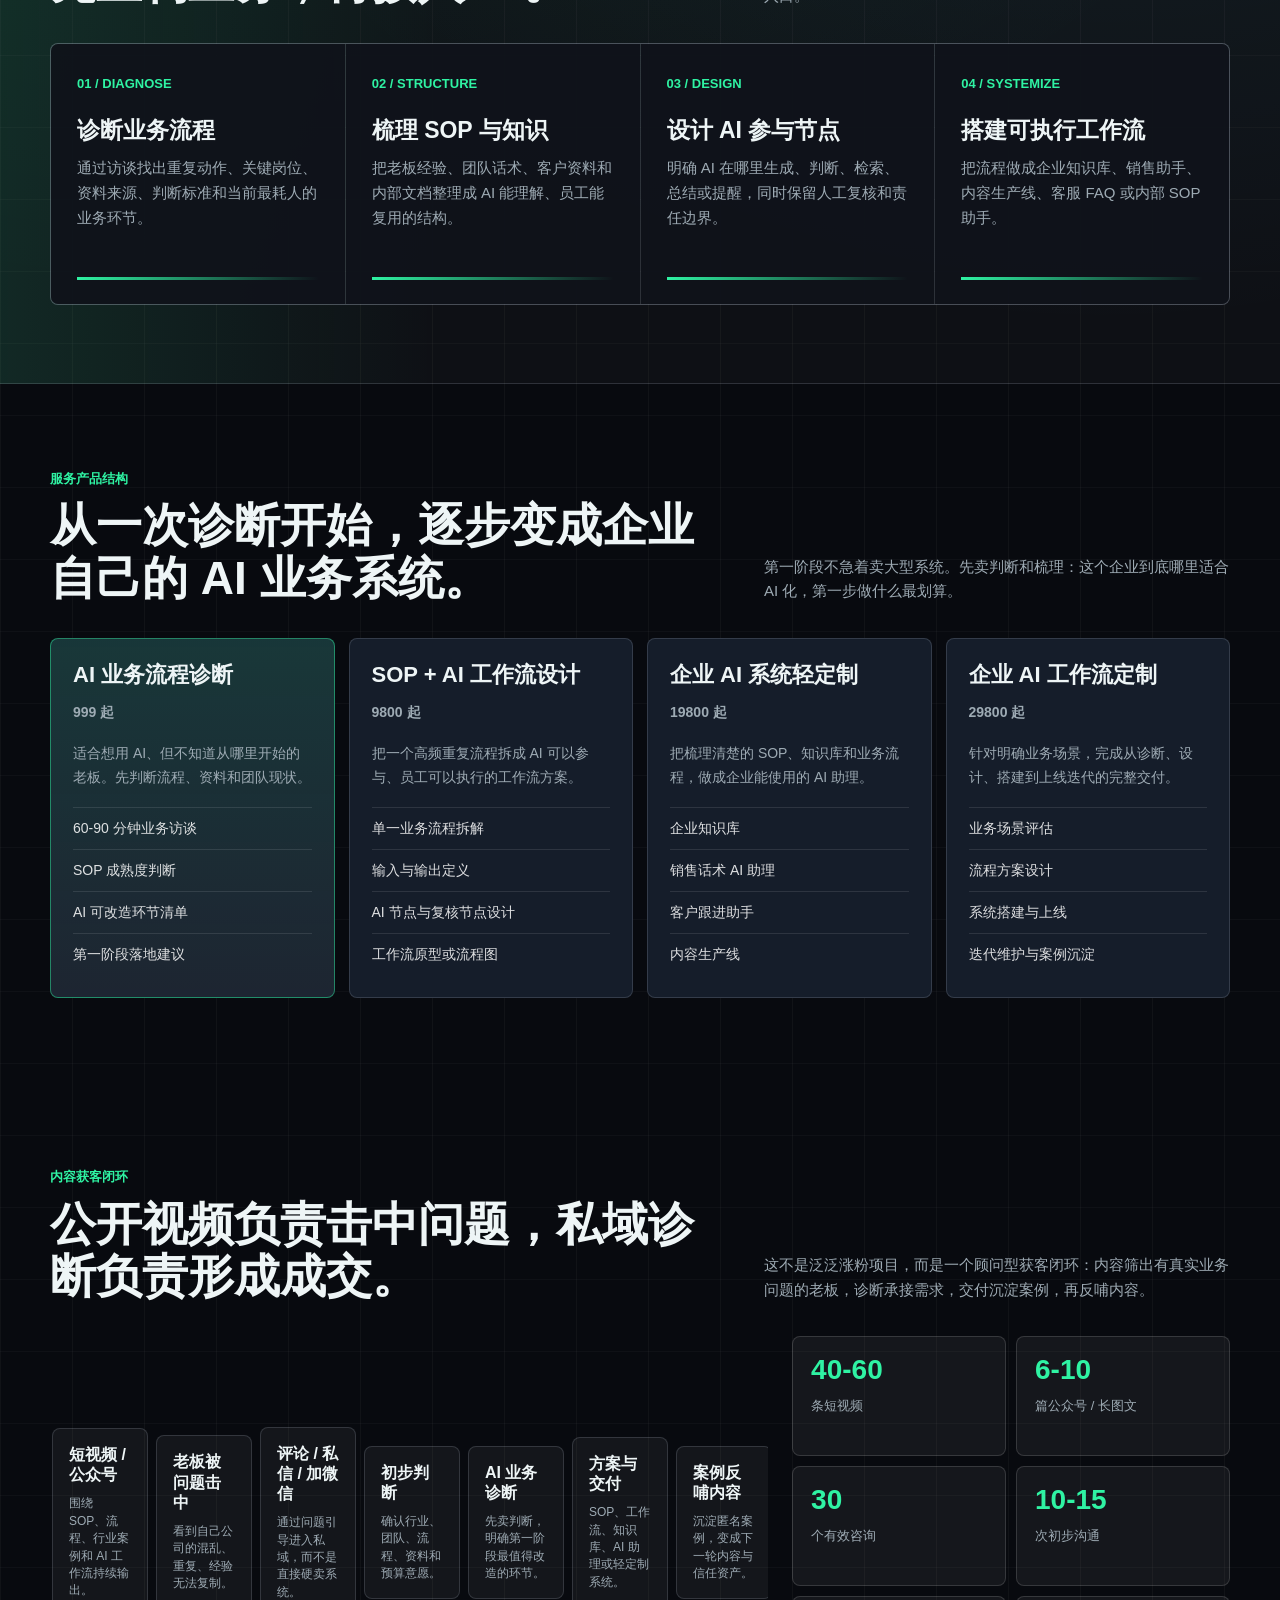
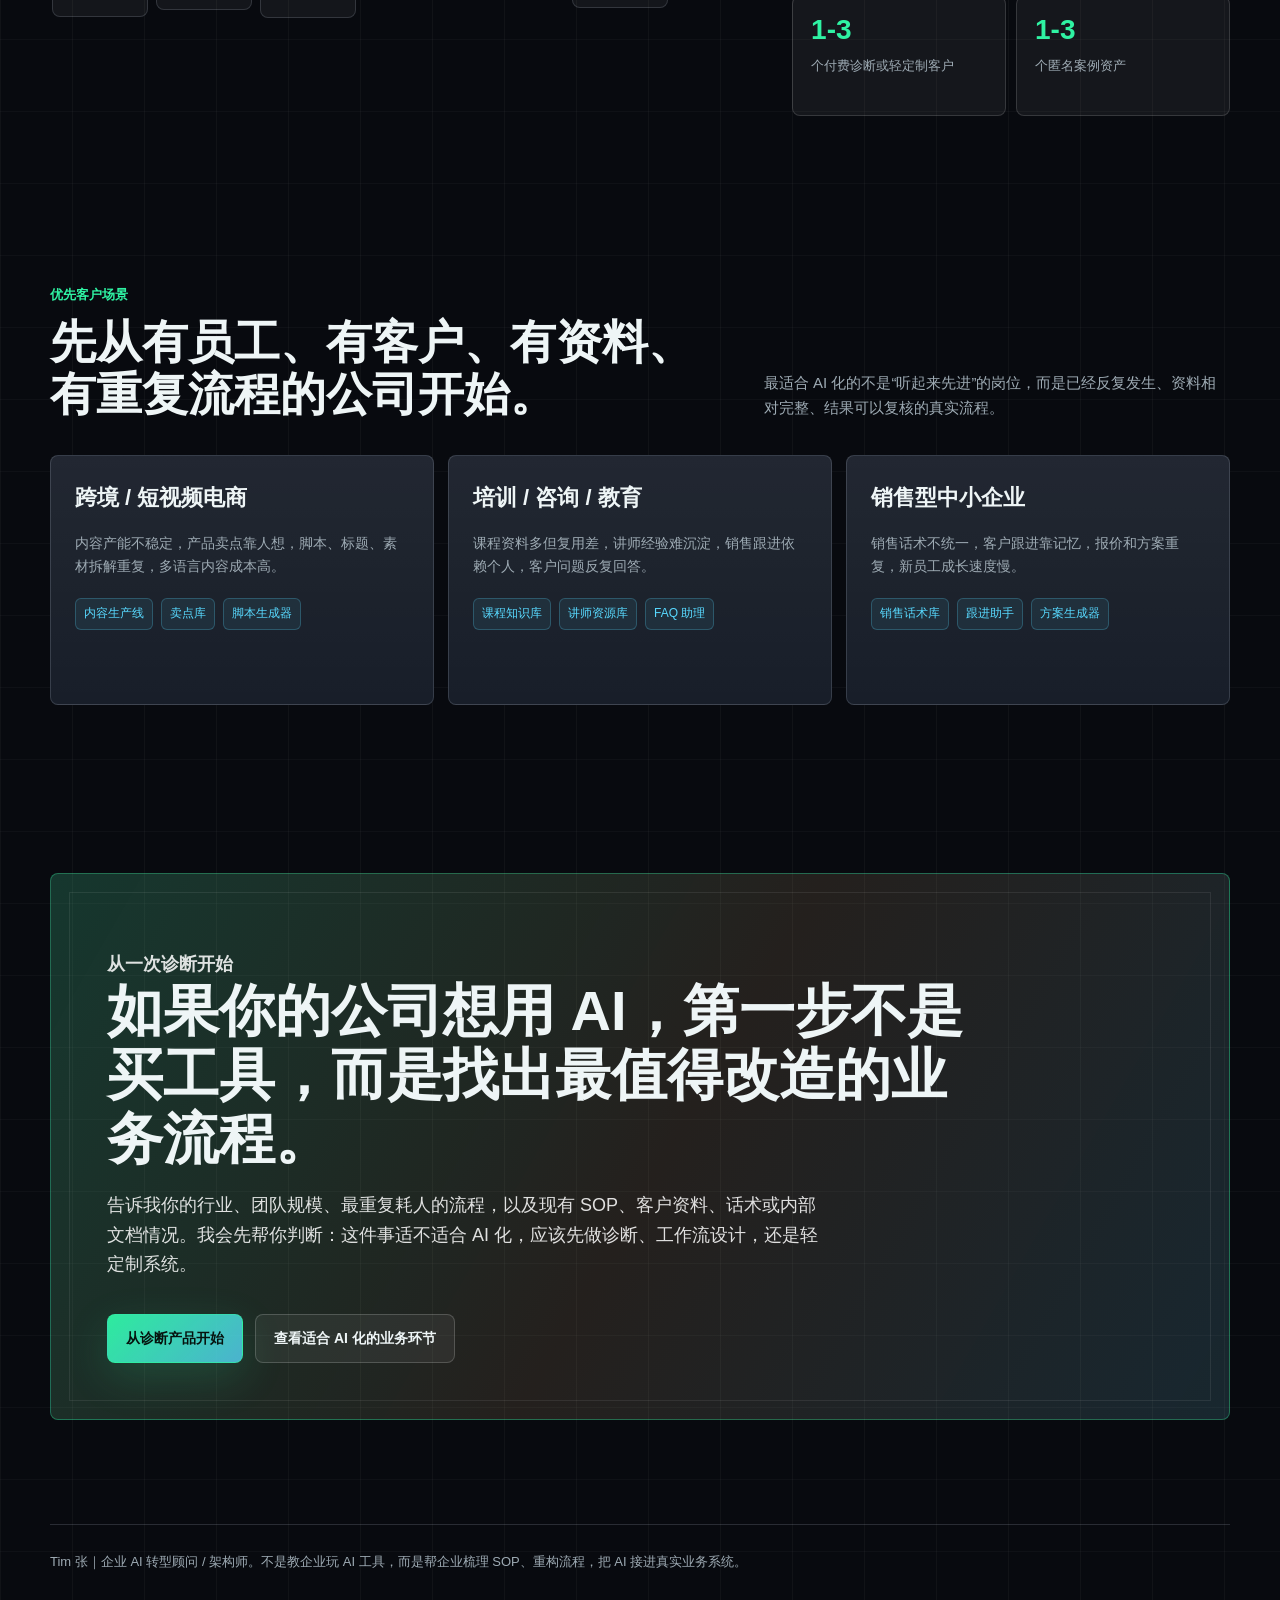
<file: project/index.html>
<!doctype html>
<html lang="zh-CN">
<head>
  <meta charset="utf-8">
  <meta name="viewport" content="width=device-width, initial-scale=1">
  <title>Tim 张｜企业 AI 转型顾问项目介绍</title>
  <style>
    :root {
      --bg: #080a0f;
      --panel: #111722;
      --panel-2: #151d2a;
      --line: rgba(210, 225, 238, 0.16);
      --text: #eef5f6;
      --muted: #9eabb4;
      --green: #2ff3a3;
      --amber: #ffbf5c;
      --red: #ff5c72;
      --cyan: #58d9ff;
      --ink: #05070b;
      --white-soft: rgba(255, 255, 255, 0.86);
      --shadow: 0 28px 80px rgba(0, 0, 0, 0.42);
    }

    * { box-sizing: border-box; }

    html { scroll-behavior: smooth; }

    body {
      margin: 0;
      background:
        linear-gradient(90deg, rgba(255,255,255,0.035) 1px, transparent 1px) 0 0 / 72px 72px,
        linear-gradient(0deg, rgba(255,255,255,0.028) 1px, transparent 1px) 0 0 / 72px 72px,
        radial-gradient(circle at 20% 10%, rgba(47, 243, 163, 0.13), transparent 32%),
        radial-gradient(circle at 86% 18%, rgba(88, 217, 255, 0.12), transparent 26%),
        var(--bg);
      color: var(--text);
      font-family: -apple-system, BlinkMacSystemFont, "Segoe UI", "PingFang SC",
        "Hiragino Sans GB", "Microsoft YaHei", sans-serif;
      letter-spacing: 0;
      line-height: 1.65;
      overflow-x: hidden;
    }

    a { color: inherit; text-decoration: none; }

    .site-shell { min-height: 100vh; overflow: hidden; }

    .hero > *,
    .section-head > *,
    .diagnosis-grid > *,
    .pipeline > *,
    .services > *,
    .loop-wrap > *,
    .metrics > *,
    .industries > * {
      min-width: 0;
    }

    .topbar {
      position: sticky;
      top: 0;
      z-index: 20;
      display: flex;
      align-items: center;
      justify-content: space-between;
      gap: 20px;
      padding: 14px clamp(18px, 4vw, 56px);
      border-bottom: 1px solid var(--line);
      background: rgba(8, 10, 15, 0.78);
      backdrop-filter: blur(18px);
    }

    .brand {
      display: flex;
      align-items: center;
      gap: 12px;
      min-width: 0;
      font-size: 14px;
      color: var(--white-soft);
      white-space: nowrap;
    }

    .brand-mark {
      width: 32px;
      height: 32px;
      display: grid;
      place-items: center;
      border: 1px solid rgba(47, 243, 163, 0.45);
      border-radius: 8px;
      background: linear-gradient(135deg, rgba(47, 243, 163, 0.2), rgba(88, 217, 255, 0.08));
      color: var(--green);
      font-weight: 800;
    }

    .nav {
      display: flex;
      align-items: center;
      gap: 18px;
      color: var(--muted);
      font-size: 13px;
    }

    .nav a:hover { color: var(--green); }

    .section {
      width: min(1180px, calc(100% - 36px));
      margin: 0 auto;
      padding: 84px 0;
    }

    .hero {
      position: relative;
      width: min(1280px, calc(100% - 36px));
      min-height: min(820px, calc(100vh - 66px));
      margin: 0 auto;
      padding: clamp(48px, 7vw, 92px) 0 52px;
      display: grid;
      grid-template-columns: minmax(0, 0.92fr) minmax(460px, 1.08fr);
      gap: clamp(28px, 5vw, 72px);
      align-items: center;
    }

    .kicker {
      display: inline-flex;
      align-items: center;
      gap: 10px;
      margin: 0 0 18px;
      color: var(--green);
      font-size: 13px;
      font-weight: 700;
      text-transform: uppercase;
    }

    .kicker::before {
      content: "";
      width: 32px;
      height: 1px;
      background: var(--green);
      box-shadow: 0 0 16px rgba(47, 243, 163, 0.9);
    }

    h1 {
      margin: 0;
      max-width: 760px;
      font-size: 76px;
      line-height: 1.03;
      font-weight: 850;
      letter-spacing: 0;
      overflow-wrap: anywhere;
    }

    .accent-text {
      display: inline-block;
      color: transparent;
      background: linear-gradient(90deg, var(--green), #eafdf5 44%, var(--cyan));
      -webkit-background-clip: text;
      background-clip: text;
    }

    .title-line { display: block; }

    .hero-lead {
      max-width: 640px;
      margin: 28px 0 0;
      color: var(--white-soft);
      font-size: 20px;
    }

    .hero-actions {
      display: flex;
      flex-wrap: wrap;
      gap: 12px;
      margin-top: 34px;
    }

    .btn {
      min-height: 46px;
      display: inline-flex;
      align-items: center;
      justify-content: center;
      gap: 10px;
      padding: 12px 18px;
      border-radius: 8px;
      border: 1px solid rgba(255, 255, 255, 0.18);
      color: var(--text);
      font-size: 14px;
      font-weight: 700;
      background: rgba(255, 255, 255, 0.06);
    }

    .btn.primary {
      border-color: rgba(47, 243, 163, 0.58);
      background: linear-gradient(135deg, rgba(47, 243, 163, 0.96), rgba(88, 217, 255, 0.78));
      color: #06120e;
      box-shadow: 0 14px 44px rgba(47, 243, 163, 0.16);
    }

    .hero-visual {
      position: relative;
      min-height: 580px;
      border: 1px solid rgba(255, 255, 255, 0.16);
      border-radius: 8px;
      overflow: hidden;
      box-shadow: var(--shadow);
      background: #141a20;
    }

    .hero-visual img {
      width: 100%;
      height: 100%;
      min-height: 580px;
      object-fit: cover;
      display: block;
      filter: saturate(0.95) contrast(1.04) brightness(0.74);
    }

    .hero-visual::after {
      content: "";
      position: absolute;
      inset: 0;
      background:
        linear-gradient(90deg, rgba(8, 10, 15, 0.72), transparent 38%),
        linear-gradient(0deg, rgba(8, 10, 15, 0.86), transparent 44%);
      pointer-events: none;
    }

    .hud {
      position: absolute;
      left: 22px;
      right: 22px;
      bottom: 22px;
      z-index: 2;
      display: grid;
      grid-template-columns: repeat(4, 1fr);
      border: 1px solid rgba(255,255,255,0.18);
      background: rgba(5, 7, 11, 0.72);
      backdrop-filter: blur(18px);
    }

    .hud-item {
      min-height: 96px;
      padding: 16px;
      border-right: 1px solid rgba(255,255,255,0.12);
    }

    .hud-item:last-child { border-right: 0; }

    .hud-label {
      display: block;
      color: var(--muted);
      font-size: 12px;
    }

    .hud-value {
      display: block;
      margin-top: 8px;
      color: var(--text);
      font-size: 20px;
      font-weight: 820;
      line-height: 1.2;
    }

    .hud-value.green { color: var(--green); }
    .hud-value.amber { color: var(--amber); }
    .hud-value.cyan { color: var(--cyan); }

    .section-head {
      display: grid;
      grid-template-columns: minmax(0, 0.8fr) minmax(260px, 0.55fr);
      gap: 36px;
      align-items: end;
      margin-bottom: 34px;
    }

    .eyebrow {
      margin: 0 0 10px;
      color: var(--green);
      font-size: 13px;
      font-weight: 760;
    }

    h2 {
      margin: 0;
      font-size: 46px;
      line-height: 1.14;
      letter-spacing: 0;
      overflow-wrap: anywhere;
    }

    .section-note {
      margin: 0;
      color: var(--muted);
      font-size: 15px;
    }

    .diagnosis-grid {
      display: grid;
      grid-template-columns: repeat(5, minmax(0, 1fr));
      gap: 12px;
    }

    .problem {
      min-height: 220px;
      padding: 20px;
      border: 1px solid var(--line);
      border-radius: 8px;
      background:
        linear-gradient(180deg, rgba(255,255,255,0.07), rgba(255,255,255,0.025)),
        var(--panel);
    }

    .problem .tag {
      display: inline-flex;
      margin-bottom: 28px;
      padding: 4px 8px;
      border-radius: 6px;
      color: var(--red);
      background: rgba(255, 92, 114, 0.11);
      font-size: 12px;
      font-weight: 800;
    }

    .problem h3 {
      margin: 0 0 10px;
      font-size: 18px;
      line-height: 1.35;
    }

    .problem p {
      margin: 0;
      color: var(--muted);
      font-size: 14px;
    }

    .method-band {
      border-top: 1px solid var(--line);
      border-bottom: 1px solid var(--line);
      background:
        linear-gradient(90deg, rgba(47, 243, 163, 0.11), transparent 34%),
        rgba(255, 255, 255, 0.025);
    }

    .method {
      width: min(1180px, calc(100% - 36px));
      margin: 0 auto;
      padding: 78px 0;
    }

    .pipeline {
      display: grid;
      grid-template-columns: repeat(4, minmax(0, 1fr));
      gap: 1px;
      margin-top: 34px;
      background: var(--line);
      border: 1px solid var(--line);
      border-radius: 8px;
      overflow: hidden;
    }

    .pipe-step {
      position: relative;
      min-height: 260px;
      padding: 26px;
      background: rgba(12, 16, 23, 0.92);
    }

    .pipe-step::after {
      content: "";
      position: absolute;
      left: 26px;
      right: 26px;
      bottom: 24px;
      height: 3px;
      background: linear-gradient(90deg, var(--green), transparent);
    }

    .step-no {
      color: var(--green);
      font-size: 13px;
      font-weight: 800;
    }

    .pipe-step h3 {
      margin: 20px 0 12px;
      font-size: 23px;
      line-height: 1.22;
    }

    .pipe-step p {
      margin: 0;
      color: var(--muted);
      font-size: 15px;
    }

    .services {
      display: grid;
      grid-template-columns: repeat(4, minmax(0, 1fr));
      gap: 14px;
    }

    .service {
      display: flex;
      min-height: 360px;
      flex-direction: column;
      padding: 22px;
      border: 1px solid var(--line);
      border-radius: 8px;
      background: var(--panel-2);
    }

    .service.featured {
      border-color: rgba(47, 243, 163, 0.46);
      background:
        linear-gradient(180deg, rgba(47, 243, 163, 0.12), rgba(255,255,255,0.035)),
        var(--panel-2);
    }

    .service h3 {
      margin: 0 0 12px;
      font-size: 22px;
      line-height: 1.28;
    }

    .price {
      margin: 0 0 18px;
      color: var(--amber);
      font-size: 26px;
      font-weight: 850;
    }

    .service p {
      margin: 0 0 18px;
      color: var(--muted);
      font-size: 14px;
    }

    .service ul {
      margin: auto 0 0;
      padding: 0;
      list-style: none;
      color: var(--white-soft);
      font-size: 14px;
    }

    .service li {
      padding: 9px 0;
      border-top: 1px solid rgba(255,255,255,0.1);
    }

    .loop-wrap {
      display: grid;
      grid-template-columns: minmax(0, 0.82fr) minmax(360px, 0.5fr);
      gap: 24px;
      align-items: stretch;
    }

    .loop {
      display: grid;
      grid-template-columns: repeat(7, minmax(96px, 1fr));
      gap: 8px;
      align-items: center;
      overflow-x: auto;
      padding: 4px 2px 12px;
    }

    .loop-node {
      min-height: 126px;
      padding: 16px;
      border: 1px solid var(--line);
      border-radius: 8px;
      background: rgba(255,255,255,0.052);
    }

    .loop-node strong {
      display: block;
      color: var(--text);
      line-height: 1.26;
    }

    .loop-node span {
      display: block;
      margin-top: 10px;
      color: var(--muted);
      font-size: 12px;
      line-height: 1.45;
    }

    .metrics {
      display: grid;
      grid-template-columns: repeat(2, minmax(0, 1fr));
      gap: 10px;
    }

    .metric {
      min-height: 120px;
      padding: 18px;
      border: 1px solid rgba(255,255,255,0.14);
      border-radius: 8px;
      background: rgba(255,255,255,0.054);
    }

    .metric strong {
      display: block;
      color: var(--green);
      font-size: 28px;
      line-height: 1.05;
    }

    .metric span {
      display: block;
      margin-top: 10px;
      color: var(--muted);
      font-size: 13px;
    }

    .industries {
      display: grid;
      grid-template-columns: repeat(3, minmax(0, 1fr));
      gap: 14px;
    }

    .industry {
      min-height: 250px;
      padding: 24px;
      border: 1px solid var(--line);
      border-radius: 8px;
      background:
        linear-gradient(180deg, rgba(255,255,255,0.07), rgba(255,255,255,0.03)),
        var(--panel);
    }

    .industry h3 {
      margin: 0 0 16px;
      font-size: 22px;
    }

    .industry p {
      margin: 0 0 14px;
      color: var(--muted);
      font-size: 14px;
    }

    .chips {
      display: flex;
      flex-wrap: wrap;
      gap: 8px;
      margin-top: 20px;
    }

    .chip {
      padding: 5px 8px;
      border: 1px solid rgba(88, 217, 255, 0.24);
      border-radius: 6px;
      color: var(--cyan);
      background: rgba(88, 217, 255, 0.08);
      font-size: 12px;
    }

    .final {
      padding-bottom: 104px;
    }

    .cta {
      position: relative;
      padding: clamp(28px, 5vw, 56px);
      border: 1px solid rgba(47, 243, 163, 0.34);
      border-radius: 8px;
      background:
        linear-gradient(120deg, rgba(47, 243, 163, 0.16), rgba(255, 191, 92, 0.08) 52%, rgba(88, 217, 255, 0.1)),
        rgba(255,255,255,0.04);
      overflow: hidden;
    }

    .cta::before {
      content: "";
      position: absolute;
      inset: 18px;
      border: 1px solid rgba(255,255,255,0.08);
      pointer-events: none;
    }

    .cta h2 {
      max-width: 860px;
      font-size: 56px;
    }

    .cta p {
      max-width: 720px;
      margin: 20px 0 0;
      color: var(--white-soft);
      font-size: 18px;
    }

    .cta .hero-actions {
      position: relative;
      z-index: 1;
    }

    footer {
      width: min(1180px, calc(100% - 36px));
      margin: 0 auto;
      padding: 26px 0 42px;
      border-top: 1px solid var(--line);
      color: var(--muted);
      font-size: 13px;
    }

    @media (max-width: 1080px) {
      .hero {
        grid-template-columns: 1fr;
        min-height: auto;
      }

      h1 { font-size: 58px; }
      h2 { font-size: 38px; }
      .cta h2 { font-size: 42px; }

      .hero-visual,
      .hero-visual img { min-height: 460px; }

      .diagnosis-grid,
      .services {
        grid-template-columns: repeat(2, minmax(0, 1fr));
      }

      .pipeline,
      .industries,
      .loop-wrap,
      .section-head {
        grid-template-columns: 1fr;
      }
    }

    @media (max-width: 720px) {
      body {
        word-break: normal;
        overflow-wrap: anywhere;
      }

      .topbar {
        position: static;
        align-items: flex-start;
      }

      .nav { display: none; }

      .section,
      .method,
      .hero,
      footer {
        width: min(100% - 28px, 1180px);
      }

      .hero { padding-top: 38px; }

      h1 {
        font-size: 36px;
        line-height: 1.14;
        word-break: break-all;
      }

      h2,
      .cta h2 {
        max-width: 10.5em;
        font-size: 30px;
        line-height: 1.22;
        word-break: break-all;
      }

      .hero-lead {
        max-width: 21em;
        font-size: 16px;
      }

      .section-note,
      .problem p,
      .pipe-step p,
      .service p,
      .industry p,
      .cta p {
        max-width: 22em;
      }

      .hero-visual,
      .hero-visual img { min-height: 390px; }

      .hud {
        grid-template-columns: repeat(2, 1fr);
        left: 12px;
        right: 12px;
        bottom: 12px;
      }

      .hud-item {
        min-height: 82px;
        padding: 12px;
      }

      .hud-item:nth-child(2) { border-right: 0; }
      .hud-item:nth-child(-n+2) { border-bottom: 1px solid rgba(255,255,255,0.12); }

      .diagnosis-grid,
      .services,
      .metrics,
      .industries {
        grid-template-columns: 1fr;
      }

      .pipe-step,
      .problem,
      .service,
      .industry { min-height: auto; }

      .section { padding: 60px 0; }
    }
  </style>
</head>
<body>
  <div class="site-shell">
    <nav class="topbar" aria-label="页面导航">
      <a class="brand" href="#top" aria-label="回到顶部">
        <span class="brand-mark">AI</span>
        <span>Tim 张｜企业 AI 转型顾问 / 架构师</span>
      </a>
      <div class="nav">
        <a href="#problem">问题</a>
        <a href="#method">方法</a>
        <a href="#service">服务</a>
        <a href="#loop">闭环</a>
        <a href="#contact">诊断入口</a>
      </div>
    </nav>

    <header class="hero" id="top">
      <div>
        <p class="kicker">Business AI Transformation</p>
        <h1>
          <span class="title-line">把 AI 接进真实</span>
          <span class="title-line">业务流程，做成</span>
          <span class="title-line accent-text">可执行的系统。</span>
        </h1>
        <p class="hero-lead">
          我是 Tim 张，企业 AI 转型顾问 / 架构师。用商业、产品和代码的视角，帮中小企业老板梳理 SOP、重构流程，把 AI 从工具演示变成能被团队使用的业务工作流。
        </p>
        <div class="hero-actions">
          <a class="btn primary" href="#contact">预约业务流程诊断</a>
          <a class="btn" href="#method">查看转型方法论</a>
        </div>
      </div>

      <div class="hero-visual" aria-label="企业流程梳理场景图">
        <img src="已生成图像 1.png" alt="顾问在桌前梳理企业流程与 AI 工作流">
        <div class="hud" aria-label="核心定位数据">
          <div class="hud-item">
            <span class="hud-label">定位</span>
            <span class="hud-value green">AI 架构师</span>
          </div>
          <div class="hud-item">
            <span class="hud-label">入口</span>
            <span class="hud-value">流程诊断</span>
          </div>
          <div class="hud-item">
            <span class="hud-label">核心</span>
            <span class="hud-value cyan">SOP 重构</span>
          </div>
          <div class="hud-item">
            <span class="hud-label">结果</span>
            <span class="hud-value amber">业务系统</span>
          </div>
        </div>
      </div>
    </header>

    <main>
      <section class="section" id="problem">
        <div class="section-head">
          <div>
            <p class="eyebrow">老板真正卡住的地方</p>
            <h2>企业用不好 AI，通常不是工具不够多。</h2>
          </div>
          <p class="section-note">
            很多公司一上来买软件、追模型、学提示词，但真实业务里最难的部分，是流程没有被讲清楚，经验没有被结构化，判断标准没有被沉淀。
          </p>
        </div>

        <div class="diagnosis-grid">
          <article class="problem">
            <span class="tag">流程混乱</span>
            <h3>每天都在重复，但没人写清楚</h3>
            <p>销售、客服、内容、培训、报价这些动作反复发生，却依赖个人记忆和临场发挥。</p>
          </article>
          <article class="problem">
            <span class="tag">经验黑箱</span>
            <h3>老板和老员工懂，新人不会复制</h3>
            <p>真正值钱的判断藏在脑子里，AI 没有输入，也就无法稳定输出。</p>
          </article>
          <article class="problem">
            <span class="tag">资料沉睡</span>
            <h3>文档很多，但业务现场没人用</h3>
            <p>话术、客户资料、课程内容、SOP 躺在文件夹里，没有变成可调用的知识库。</p>
          </article>
          <article class="problem">
            <span class="tag">工具堆叠</span>
            <h3>试了很多 AI，却没有业务结果</h3>
            <p>工具可以演示能力，但不能自动替企业完成流程设计、岗位协同和复核机制。</p>
          </article>
          <article class="problem">
            <span class="tag">缺少优先级</span>
            <h3>不知道第一阶段改哪里最划算</h3>
            <p>不是所有岗位都值得 AI 化，第一步应该选重复、高频、有资料、能复核的流程。</p>
          </article>
        </div>
      </section>

      <section class="method-band" id="method">
        <div class="method">
          <div class="section-head">
            <div>
              <p class="eyebrow">Tim 的 AI 落地方法</p>
              <h2>先重构业务，再接入 AI。</h2>
            </div>
            <p class="section-note">
              这不是工具教程，而是一套从业务诊断到系统交付的路径。目标不是让老板收藏更多工具，而是让公司多一个能执行、能复用、能迭代的业务入口。
            </p>
          </div>

          <div class="pipeline">
            <article class="pipe-step">
              <span class="step-no">01 / DIAGNOSE</span>
              <h3>诊断业务流程</h3>
              <p>通过访谈找出重复动作、关键岗位、资料来源、判断标准和当前最耗人的业务环节。</p>
            </article>
            <article class="pipe-step">
              <span class="step-no">02 / STRUCTURE</span>
              <h3>梳理 SOP 与知识</h3>
              <p>把老板经验、团队话术、客户资料和内部文档整理成 AI 能理解、员工能复用的结构。</p>
            </article>
            <article class="pipe-step">
              <span class="step-no">03 / DESIGN</span>
              <h3>设计 AI 参与节点</h3>
              <p>明确 AI 在哪里生成、判断、检索、总结或提醒，同时保留人工复核和责任边界。</p>
            </article>
            <article class="pipe-step">
              <span class="step-no">04 / SYSTEMIZE</span>
              <h3>搭建可执行工作流</h3>
              <p>把流程做成企业知识库、销售助手、内容生产线、客服 FAQ 或内部 SOP 助手。</p>
            </article>
          </div>
        </div>
      </section>

      <section class="section" id="service">
        <div class="section-head">
          <div>
            <p class="eyebrow">服务产品结构</p>
            <h2>从一次诊断开始，逐步变成企业自己的 AI 业务系统。</h2>
          </div>
          <p class="section-note">
            第一阶段不急着卖大型系统。先卖判断和梳理：这个企业到底哪里适合 AI 化，第一步做什么最划算。
          </p>
        </div>

        <div class="services">
          <article class="service featured">
            <h3>AI 业务流程诊断</h3>
            <p class="price">999 起</p>
            <p>适合想用 AI、但不知道从哪里开始的老板。先判断流程、资料和团队现状。</p>
            <ul>
              <li>60-90 分钟业务访谈</li>
              <li>SOP 成熟度判断</li>
              <li>AI 可改造环节清单</li>
              <li>第一阶段落地建议</li>
            </ul>
          </article>
          <article class="service">
            <h3>SOP + AI 工作流设计</h3>
            <p class="price">9800 起</p>
            <p>把一个高频重复流程拆成 AI 可以参与、员工可以执行的工作流方案。</p>
            <ul>
              <li>单一业务流程拆解</li>
              <li>输入与输出定义</li>
              <li>AI 节点与复核节点设计</li>
              <li>工作流原型或流程图</li>
            </ul>
          </article>
          <article class="service">
            <h3>企业 AI 系统轻定制</h3>
            <p class="price">19800 起</p>
            <p>把梳理清楚的 SOP、知识库和业务流程，做成企业能使用的 AI 助理。</p>
            <ul>
              <li>企业知识库</li>
              <li>销售话术 AI 助理</li>
              <li>客户跟进助手</li>
              <li>内容生产线</li>
            </ul>
          </article>
          <article class="service">
            <h3>企业 AI 工作流定制</h3>
            <p class="price">29800 起</p>
            <p>针对明确业务场景，完成从诊断、设计、搭建到上线迭代的完整交付。</p>
            <ul>
              <li>业务场景评估</li>
              <li>流程方案设计</li>
              <li>系统搭建与上线</li>
              <li>迭代维护与案例沉淀</li>
            </ul>
          </article>
        </div>
      </section>

      <section class="section" id="loop">
        <div class="section-head">
          <div>
            <p class="eyebrow">内容获客闭环</p>
            <h2>公开视频负责击中问题，私域诊断负责形成成交。</h2>
          </div>
          <p class="section-note">
            这不是泛泛涨粉项目，而是一个顾问型获客闭环：内容筛出有真实业务问题的老板，诊断承接需求，交付沉淀案例，再反哺内容。
          </p>
        </div>

        <div class="loop-wrap">
          <div class="loop" aria-label="顾问型获客闭环">
            <div class="loop-node"><strong>短视频 / 公众号</strong><span>围绕 SOP、流程、行业案例和 AI 工作流持续输出。</span></div>
            <div class="loop-node"><strong>老板被问题击中</strong><span>看到自己公司的混乱、重复、经验无法复制。</span></div>
            <div class="loop-node"><strong>评论 / 私信 / 加微信</strong><span>通过问题引导进入私域，而不是直接硬卖系统。</span></div>
            <div class="loop-node"><strong>初步判断</strong><span>确认行业、团队、流程、资料和预算意愿。</span></div>
            <div class="loop-node"><strong>AI 业务诊断</strong><span>先卖判断，明确第一阶段最值得改造的环节。</span></div>
            <div class="loop-node"><strong>方案与交付</strong><span>SOP、工作流、知识库、AI 助理或轻定制系统。</span></div>
            <div class="loop-node"><strong>案例反哺内容</strong><span>沉淀匿名案例，变成下一轮内容与信任资产。</span></div>
          </div>

          <aside class="metrics" aria-label="30 天冲刺目标">
            <div class="metric"><strong>40-60</strong><span>条短视频</span></div>
            <div class="metric"><strong>6-10</strong><span>篇公众号 / 长图文</span></div>
            <div class="metric"><strong>30</strong><span>个有效咨询</span></div>
            <div class="metric"><strong>10-15</strong><span>次初步沟通</span></div>
            <div class="metric"><strong>1-3</strong><span>个付费诊断或轻定制客户</span></div>
            <div class="metric"><strong>1-3</strong><span>个匿名案例资产</span></div>
          </aside>
        </div>
      </section>

      <section class="section">
        <div class="section-head">
          <div>
            <p class="eyebrow">优先客户场景</p>
            <h2>先从有员工、有客户、有资料、有重复流程的公司开始。</h2>
          </div>
          <p class="section-note">
            最适合 AI 化的不是“听起来先进”的岗位，而是已经反复发生、资料相对完整、结果可以复核的真实流程。
          </p>
        </div>

        <div class="industries">
          <article class="industry">
            <h3>跨境 / 短视频电商</h3>
            <p>内容产能不稳定，产品卖点靠人想，脚本、标题、素材拆解重复，多语言内容成本高。</p>
            <div class="chips">
              <span class="chip">内容生产线</span>
              <span class="chip">卖点库</span>
              <span class="chip">脚本生成器</span>
            </div>
          </article>
          <article class="industry">
            <h3>培训 / 咨询 / 教育</h3>
            <p>课程资料多但复用差，讲师经验难沉淀，销售跟进依赖个人，客户问题反复回答。</p>
            <div class="chips">
              <span class="chip">课程知识库</span>
              <span class="chip">讲师资源库</span>
              <span class="chip">FAQ 助理</span>
            </div>
          </article>
          <article class="industry">
            <h3>销售型中小企业</h3>
            <p>销售话术不统一，客户跟进靠记忆，报价和方案重复，新员工成长速度慢。</p>
            <div class="chips">
              <span class="chip">销售话术库</span>
              <span class="chip">跟进助手</span>
              <span class="chip">方案生成器</span>
            </div>
          </article>
        </div>
      </section>

      <section class="section final" id="contact">
        <div class="cta">
          <p class="eyebrow">从一次诊断开始</p>
          <h2>如果你的公司想用 AI，第一步不是买工具，而是找出最值得改造的业务流程。</h2>
          <p>
            告诉我你的行业、团队规模、最重复耗人的流程，以及现有 SOP、客户资料、话术或内部文档情况。我会先帮你判断：这件事适不适合 AI 化，应该先做诊断、工作流设计，还是轻定制系统。
          </p>
          <div class="hero-actions">
            <a class="btn primary" href="#service">从诊断产品开始</a>
            <a class="btn" href="#problem">查看适合 AI 化的业务环节</a>
          </div>
        </div>
      </section>
    </main>

    <footer>
      Tim 张｜企业 AI 转型顾问 / 架构师。不是教企业玩 AI 工具，而是帮企业梳理 SOP、重构流程，把 AI 接进真实业务系统。
    </footer>
  </div>
</body>
</html>
</file>
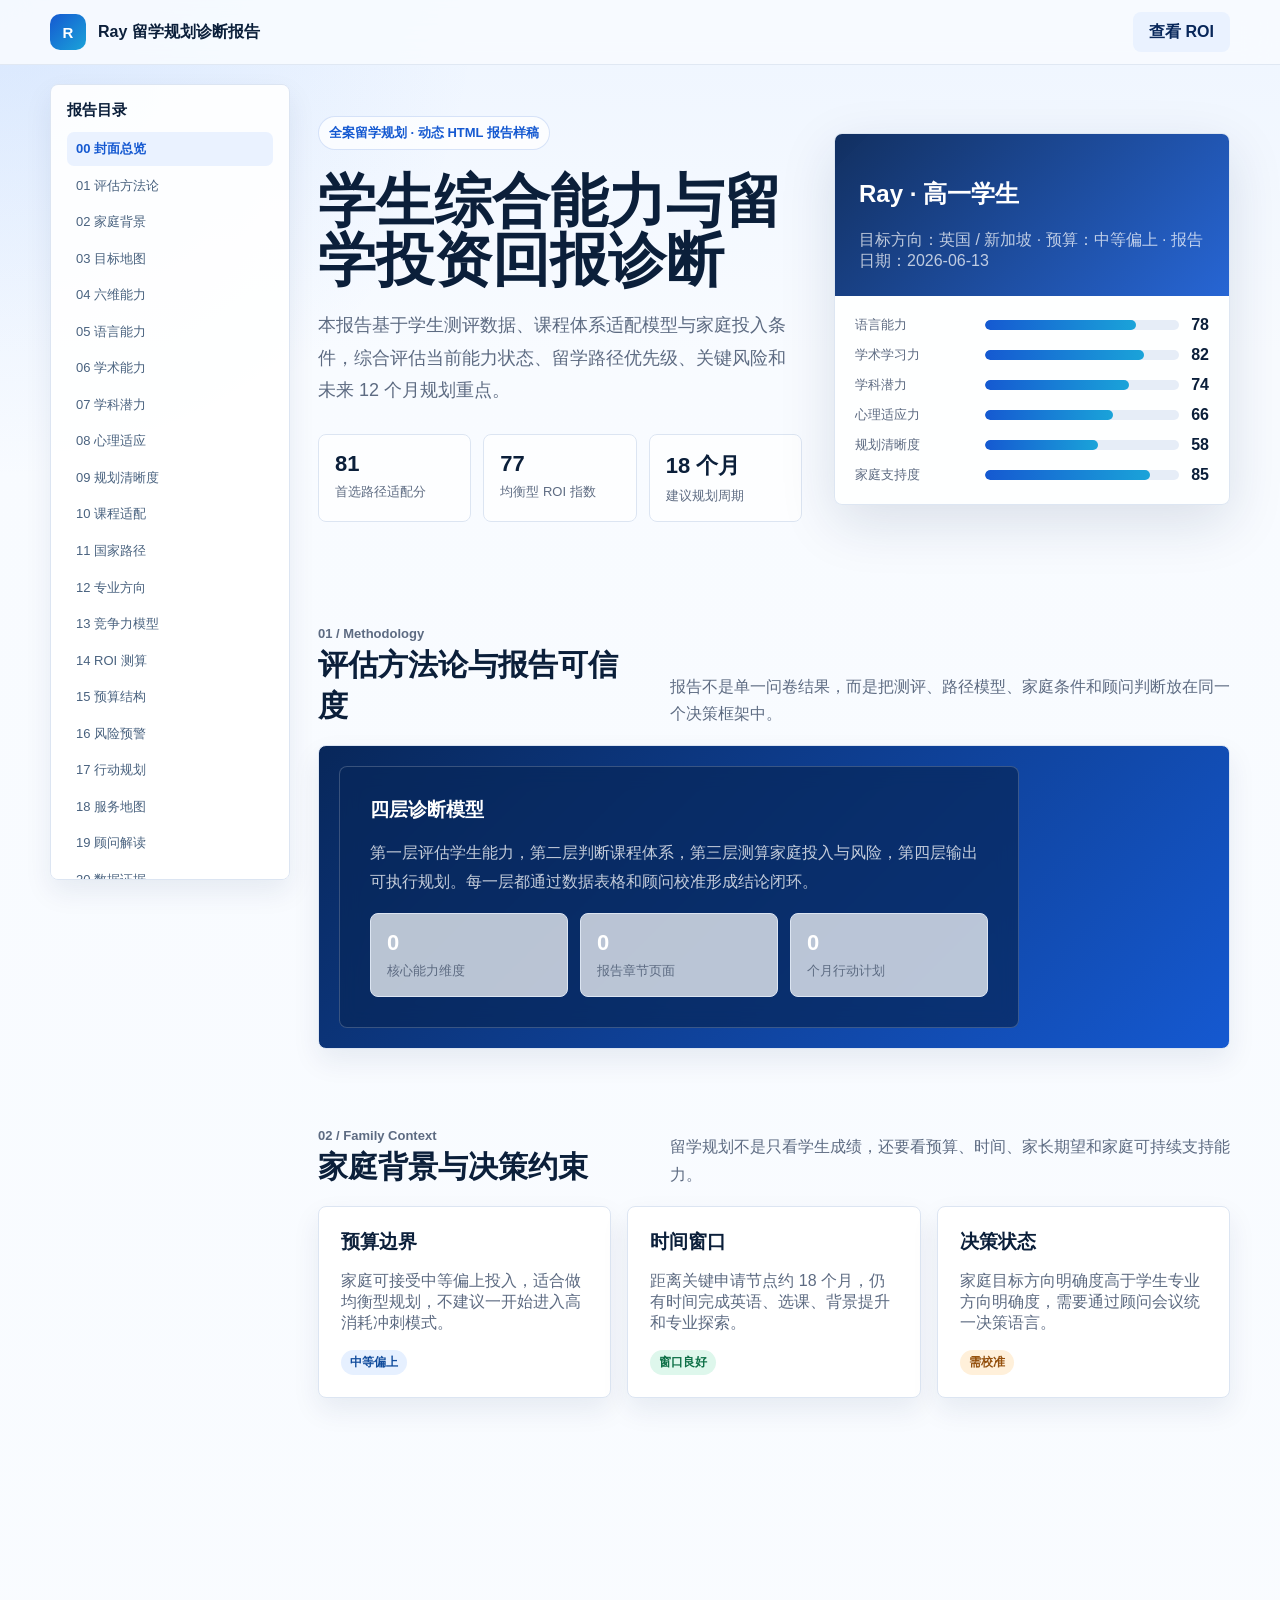
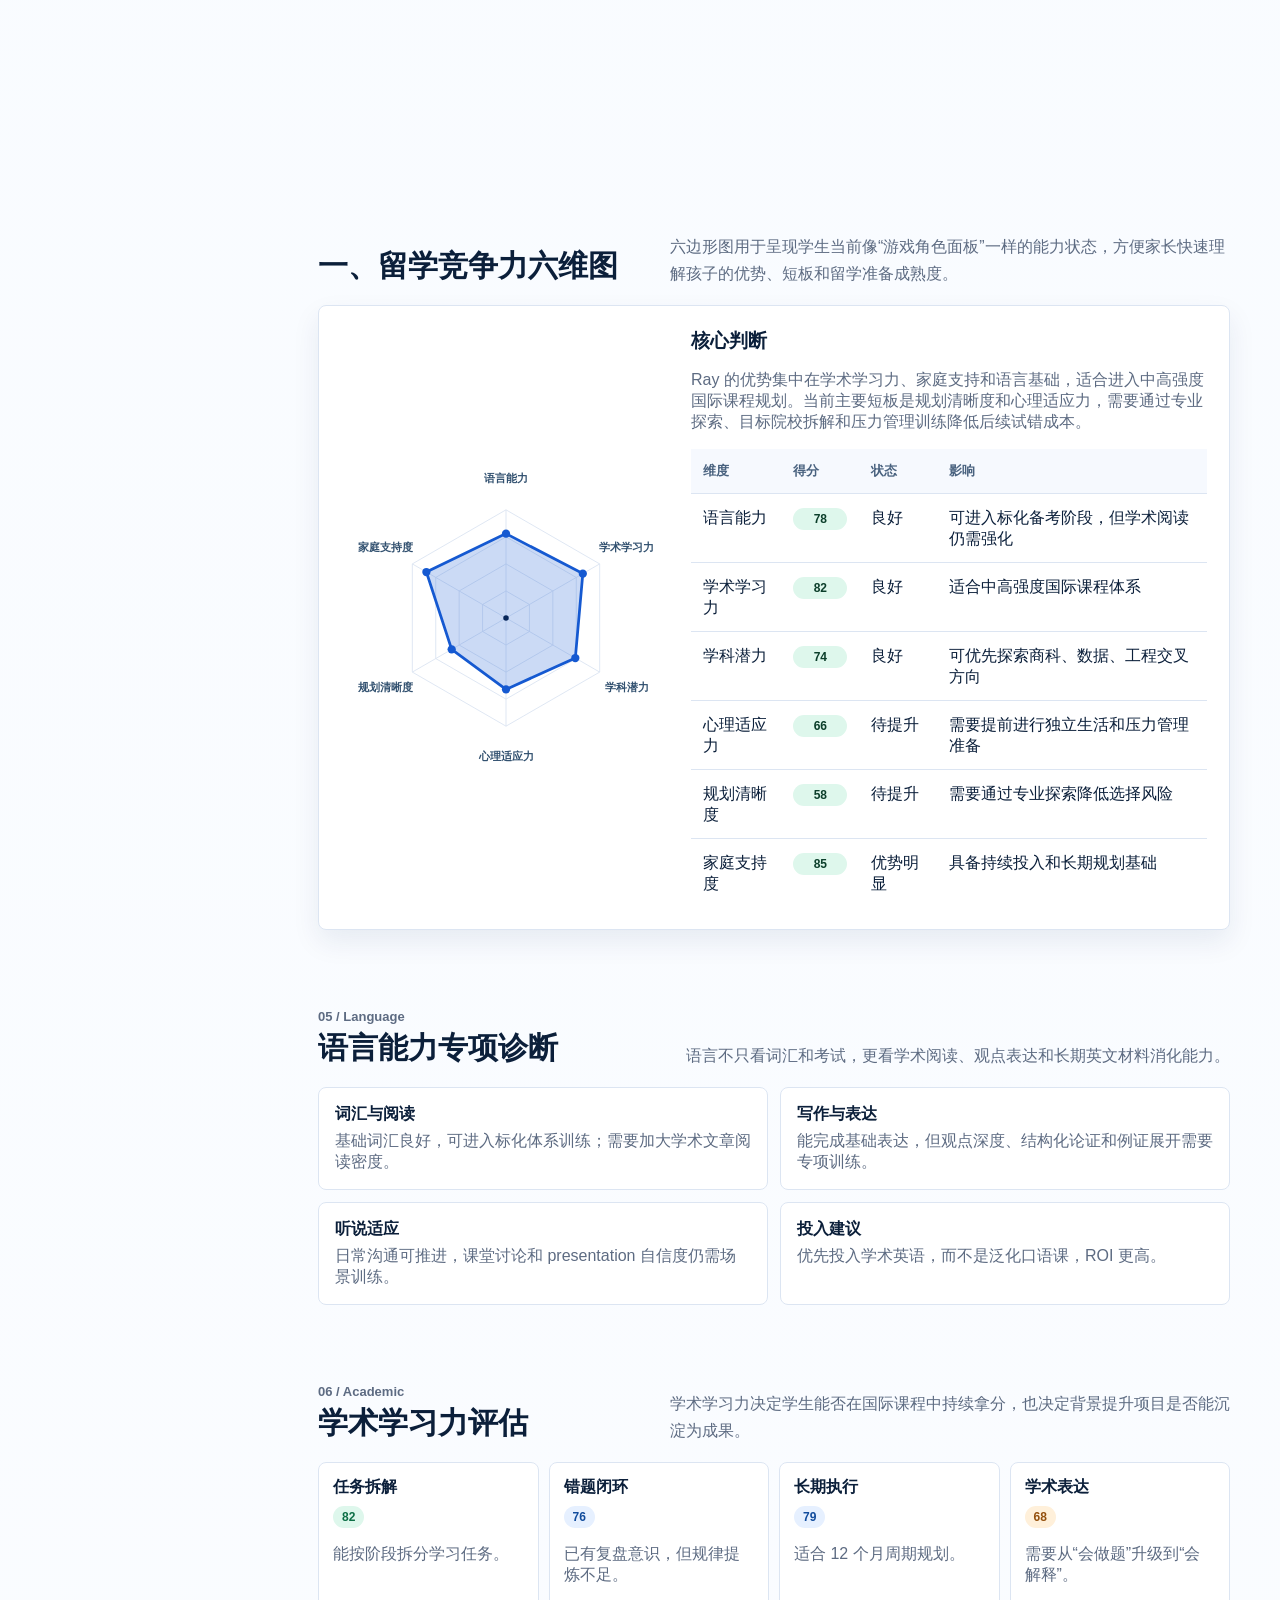
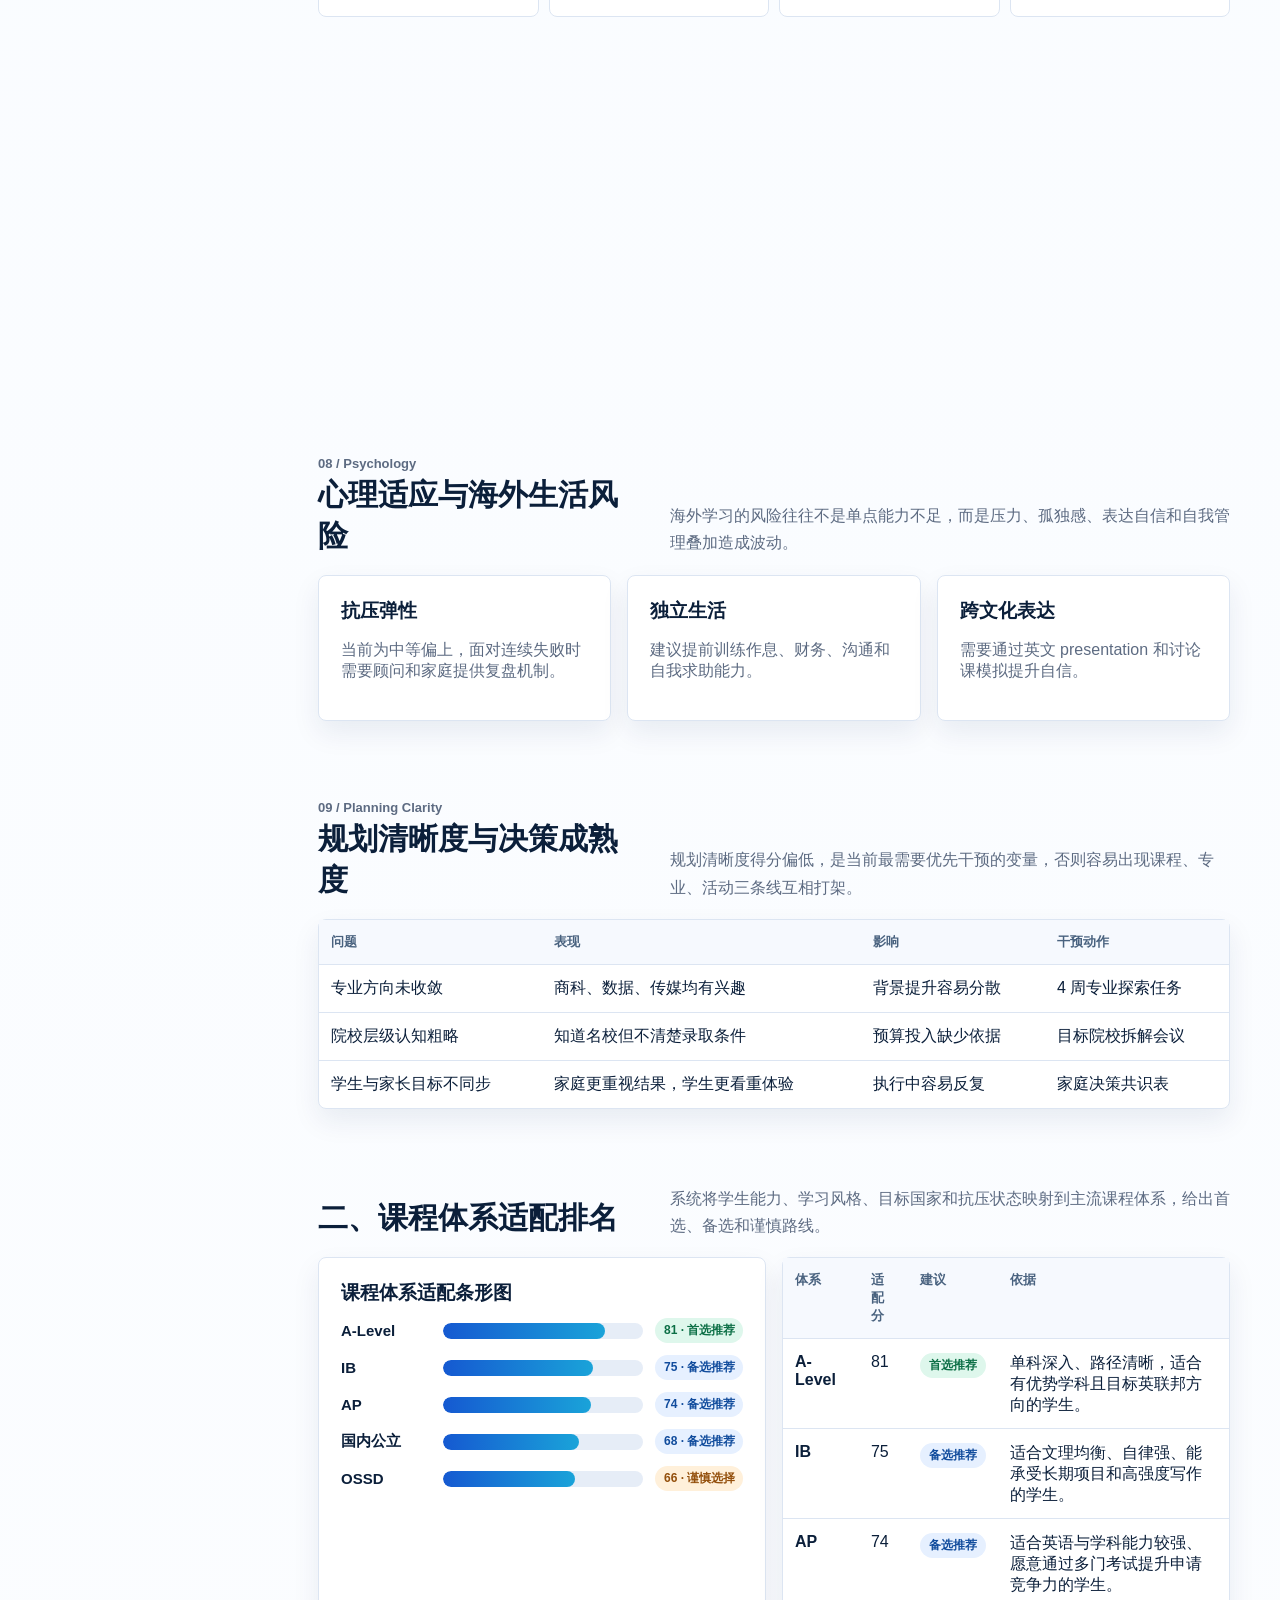
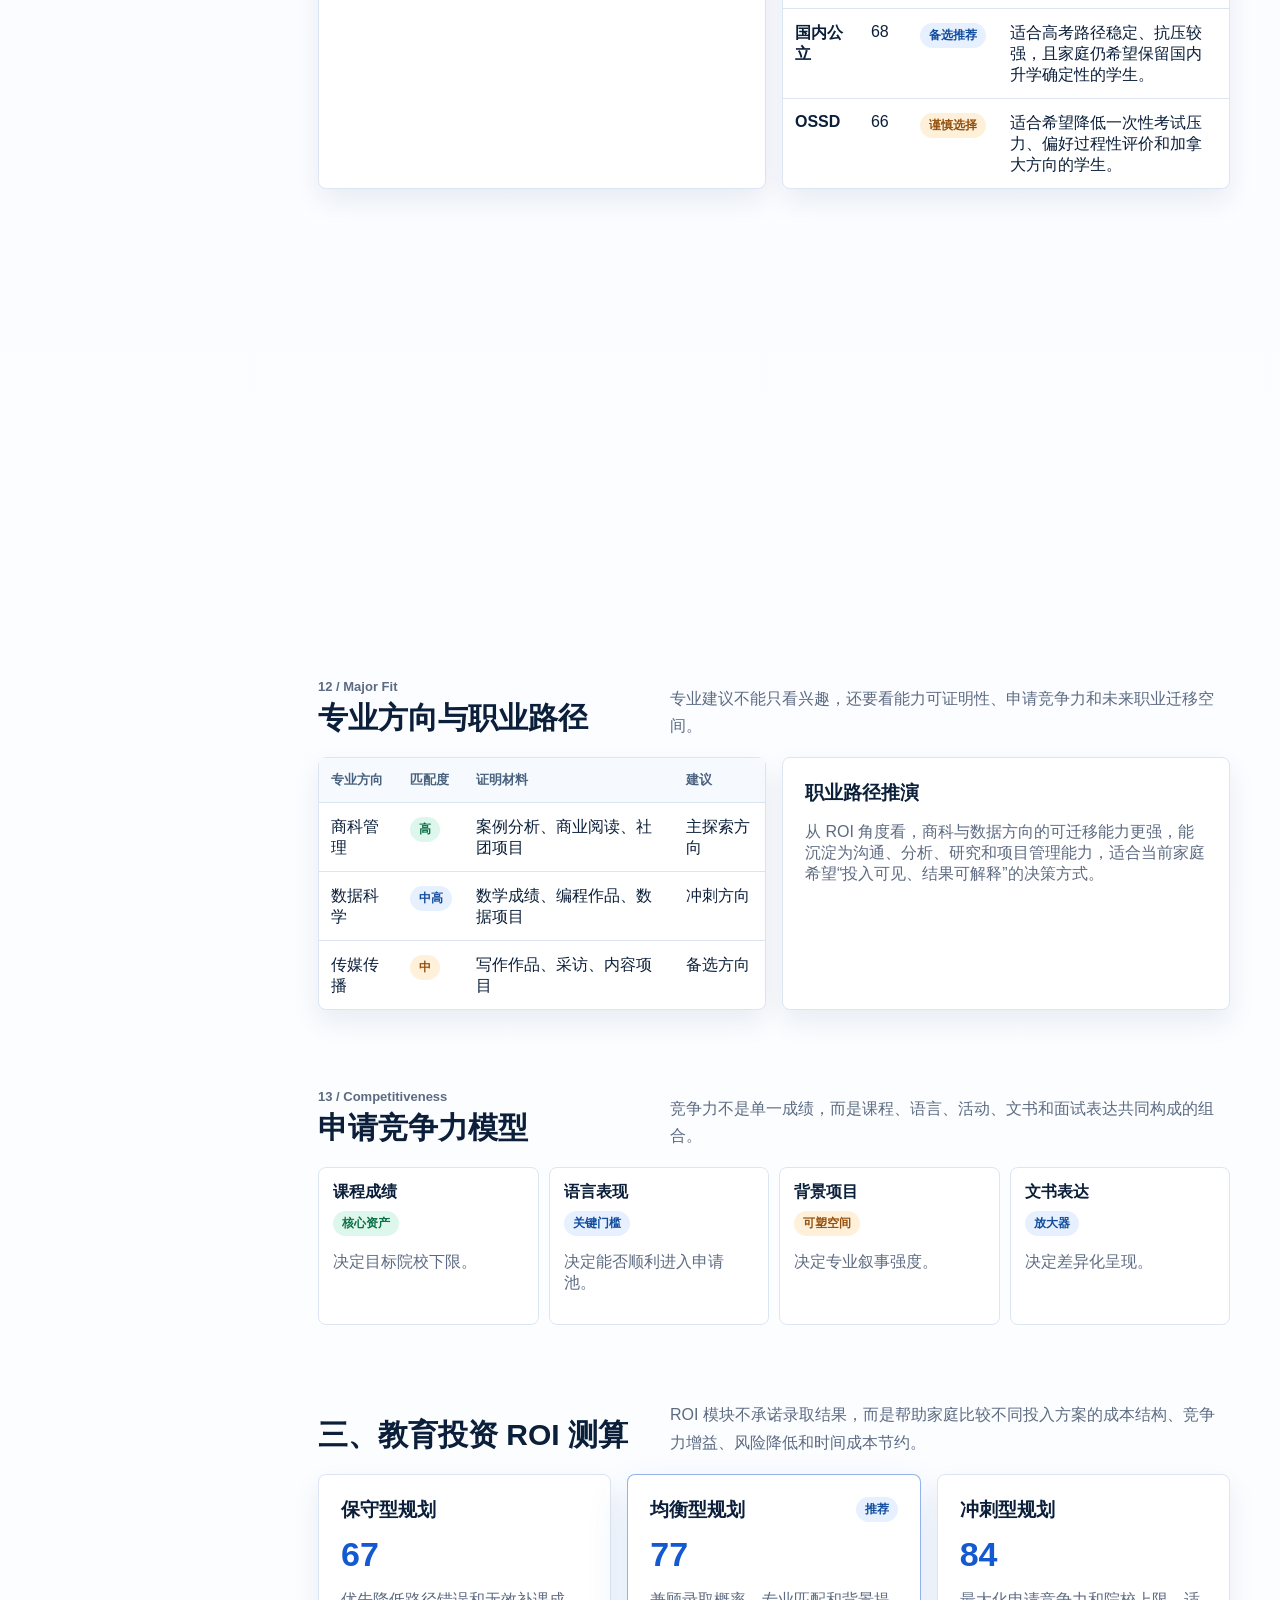
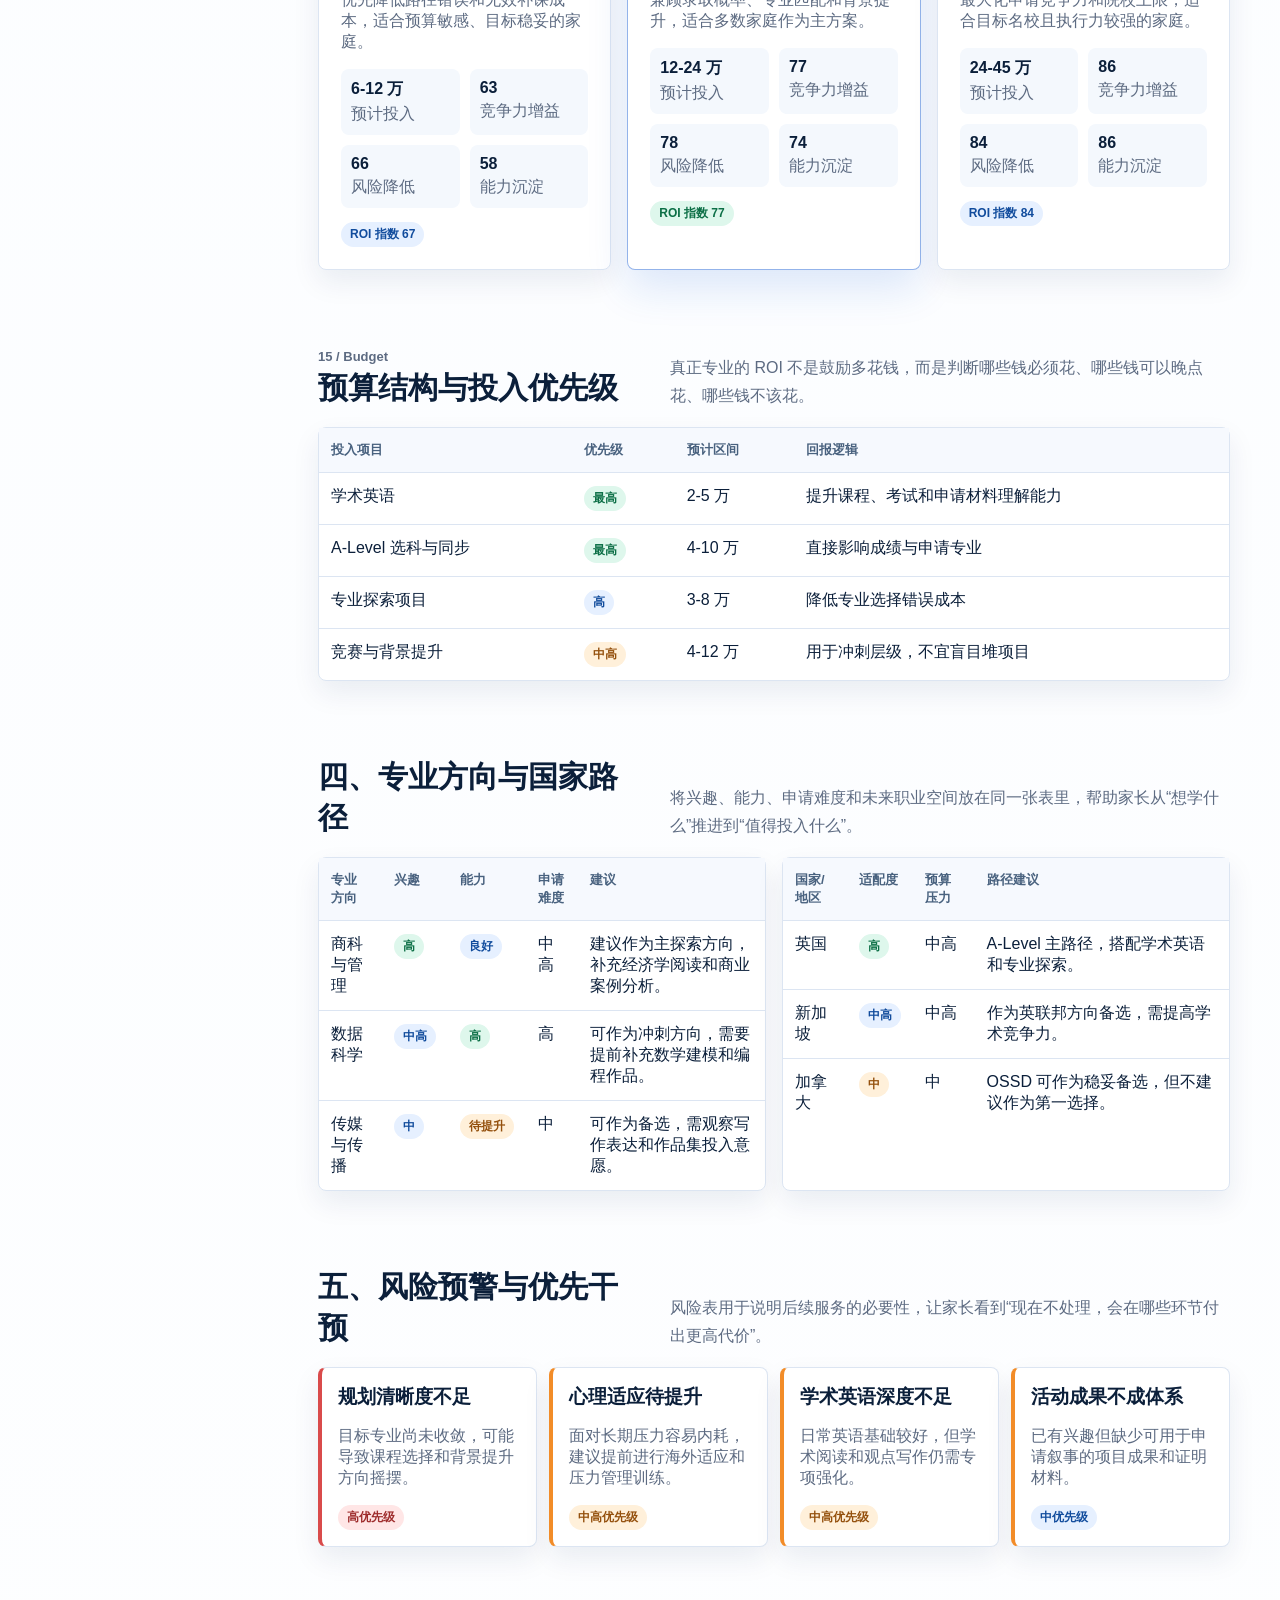
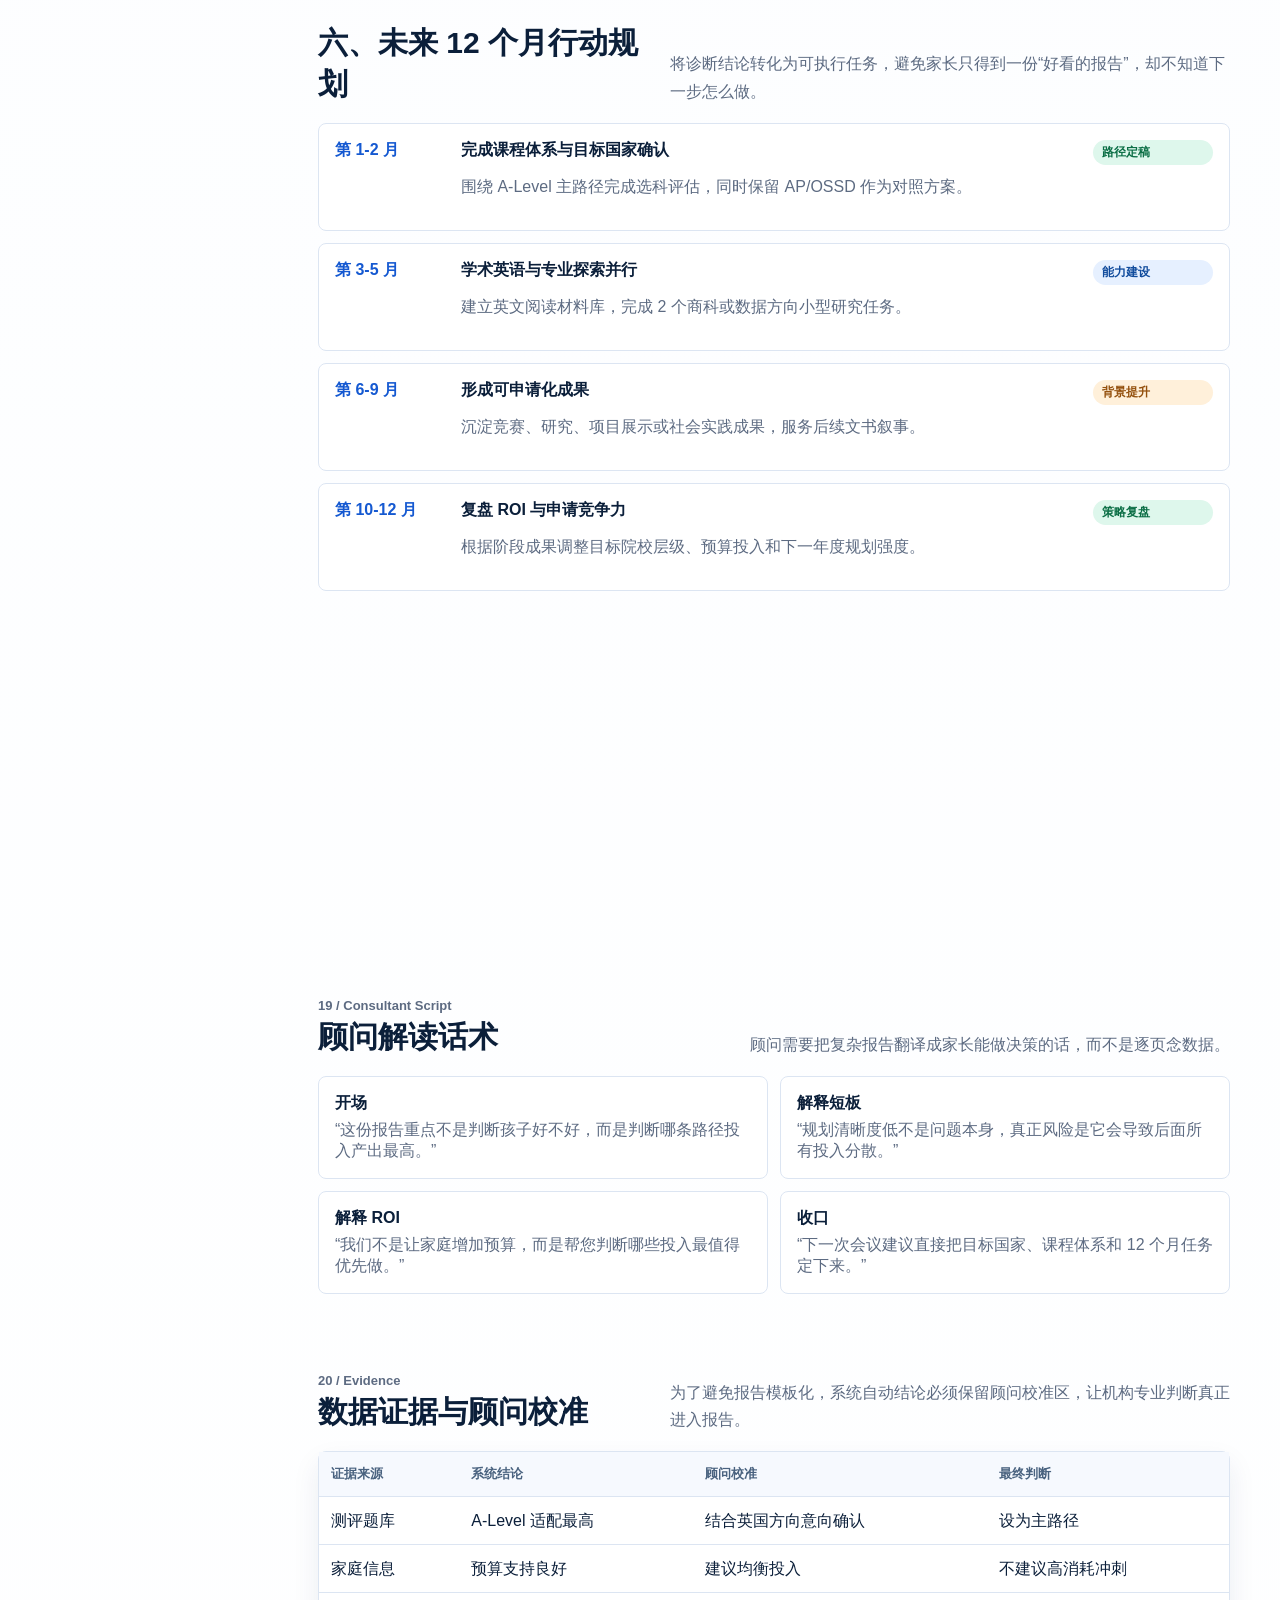
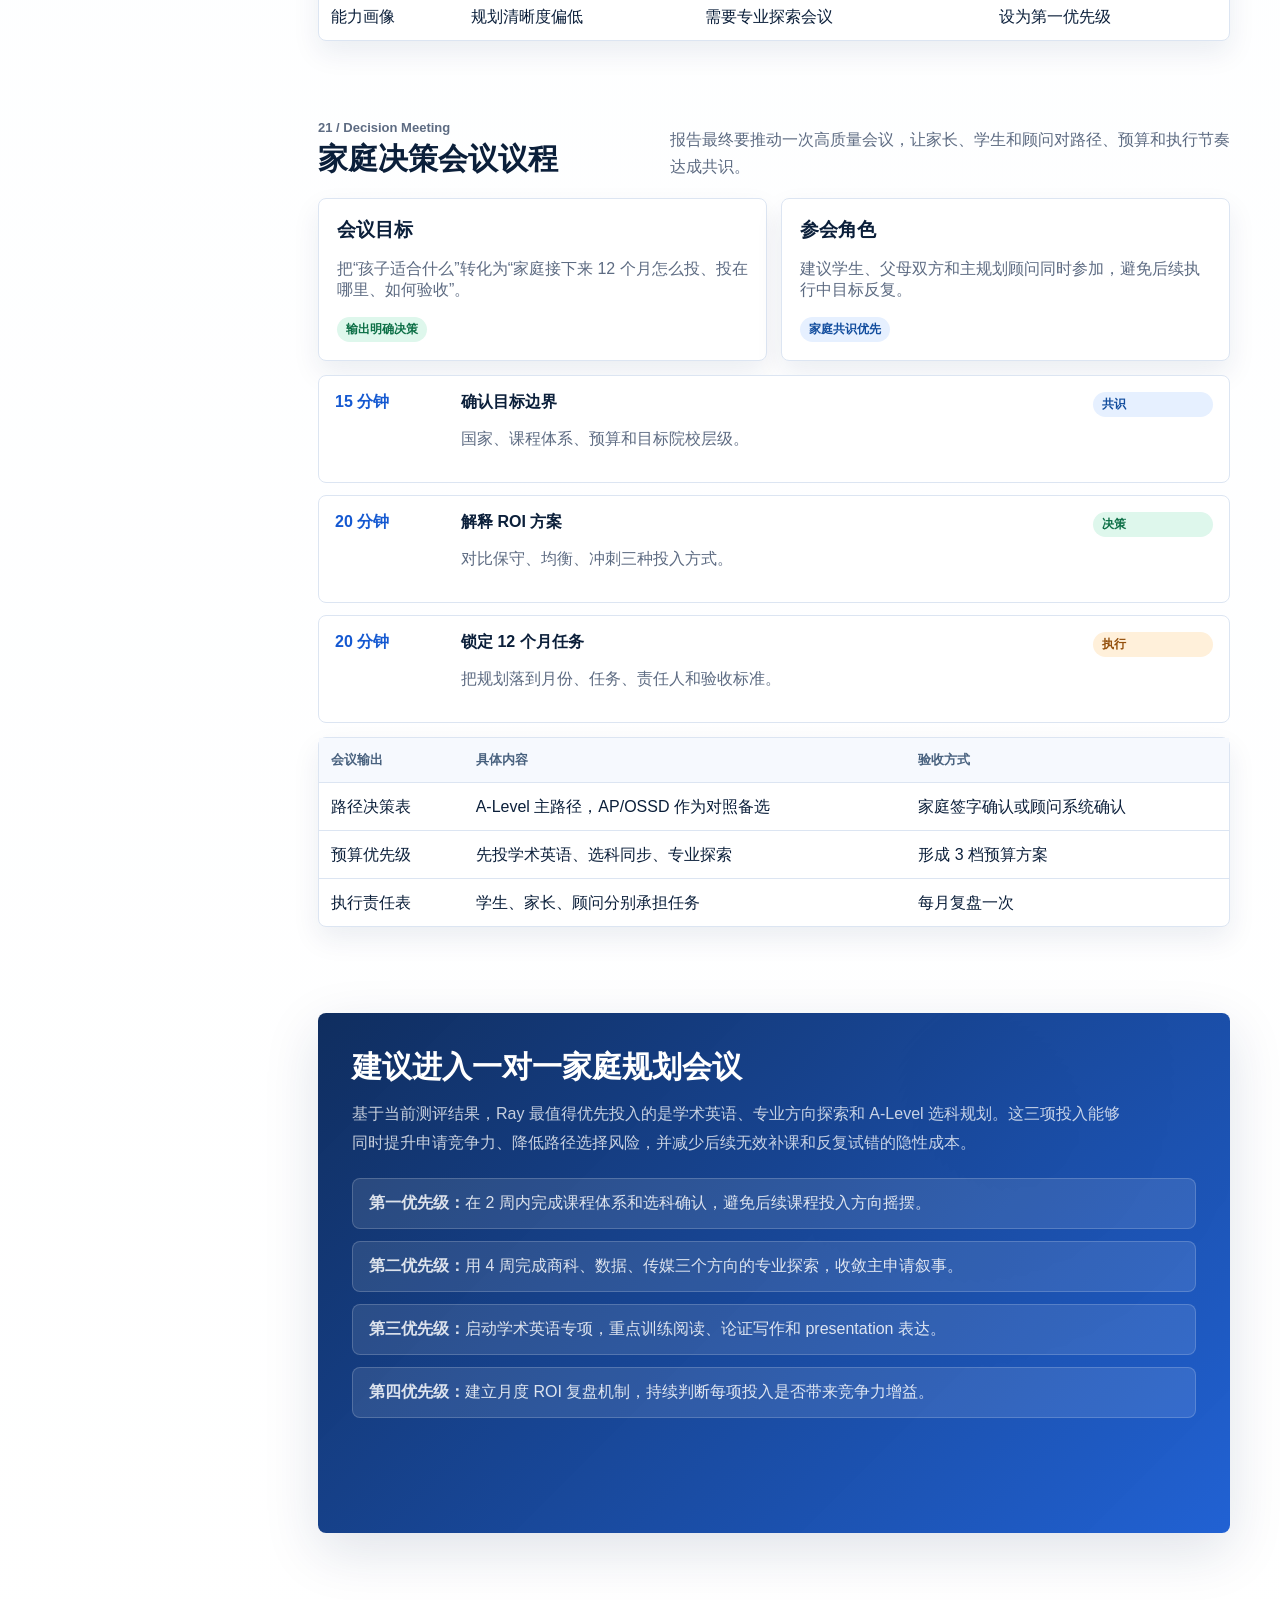
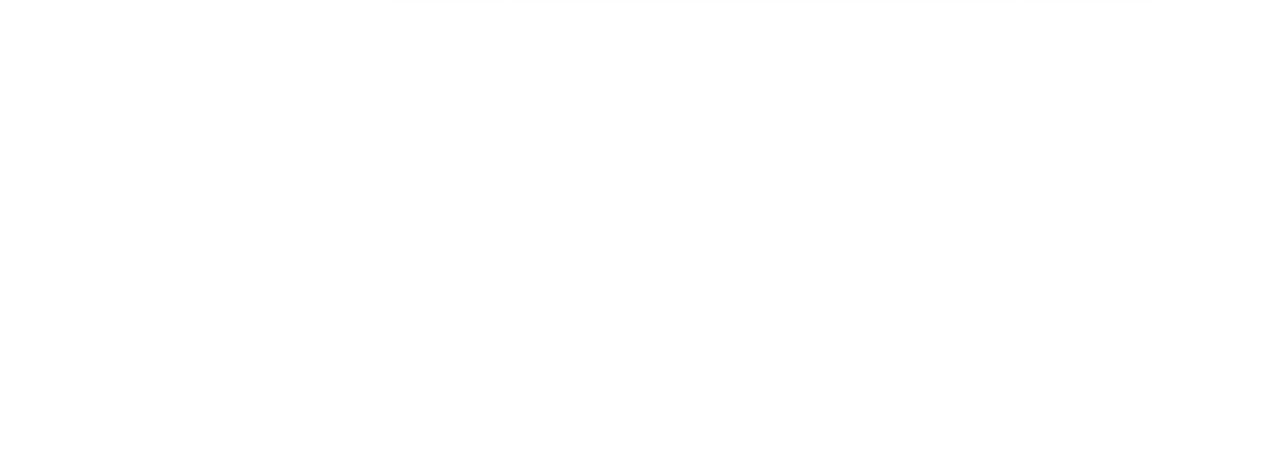
<file: project1/index.html>
<!doctype html>
<html lang="zh-CN">
  <head>
    <meta charset="utf-8" />
    <meta name="viewport" content="width=device-width, initial-scale=1" />
    <title>Ray 留学规划诊断报告样稿</title>
    <style>
      :root {
        --ink: #0b1f3a;
        --muted: #5d6b82;
        --line: #dce5f2;
        --soft: #f4f8fd;
        --panel: #ffffff;
        --blue: #1559d1;
        --blue-2: #2f7df6;
        --navy: #08275a;
        --cyan: #1aa3d9;
        --green: #16a064;
        --orange: #f28c28;
        --red: #d94b4b;
        --shadow: 0 18px 55px rgba(12, 41, 83, 0.13);
      }

      * {
        box-sizing: border-box;
      }

      html {
        scroll-behavior: smooth;
      }

      body {
        margin: 0;
        color: var(--ink);
        background:
          radial-gradient(circle at top left, rgba(47, 125, 246, 0.12), transparent 30rem),
          linear-gradient(180deg, #eef5ff 0, #f8fbff 22rem, #ffffff 100%);
        font-family:
          Inter,
          "SF Pro Display",
          "PingFang SC",
          "Microsoft YaHei",
          Arial,
          sans-serif;
      }

      a {
        color: inherit;
      }

      .page {
        width: min(1180px, calc(100% - 32px));
        margin: 0 auto;
      }

      .report-shell {
        display: grid;
        grid-template-columns: 240px minmax(0, 1fr);
        gap: 28px;
        align-items: start;
      }

      .side-toc {
        position: sticky;
        top: 84px;
        max-height: calc(100vh - 104px);
        overflow: auto;
        padding: 16px;
        border: 1px solid var(--line);
        border-radius: 8px;
        background: rgba(255, 255, 255, 0.9);
        box-shadow: 0 12px 28px rgba(13, 42, 85, 0.08);
      }

      .side-toc h2 {
        margin: 0 0 12px;
        font-size: 15px;
      }

      .side-toc a {
        display: block;
        margin: 3px 0;
        padding: 8px 9px;
        border-radius: 7px;
        color: #49627f;
        text-decoration: none;
        font-size: 13px;
        line-height: 1.35;
      }

      .side-toc a.active,
      .side-toc a:hover {
        color: var(--blue);
        background: #eaf2ff;
        font-weight: 800;
      }

      .report-content {
        min-width: 0;
        padding-bottom: 460px;
      }

      .report-page {
        scroll-margin-top: 84px;
        opacity: 0;
        filter: blur(6px);
        transform: translateY(24px) scale(0.985);
        transition:
          opacity 0.65s ease,
          filter 0.65s ease,
          transform 0.65s ease;
      }

      .report-page.in-view {
        opacity: 1;
        filter: blur(0);
        transform: translateY(0);
      }

      .page-kicker {
        margin: 0 0 8px;
        color: var(--blue);
        font-size: 13px;
        font-weight: 900;
      }

      .hero {
        min-height: 520px;
        padding: 28px 0 40px;
        display: grid;
        grid-template-columns: minmax(0, 1.1fr) minmax(360px, 0.9fr);
        gap: 32px;
        align-items: center;
      }

      .topbar {
        position: sticky;
        top: 0;
        z-index: 10;
        border-bottom: 1px solid rgba(220, 229, 242, 0.86);
        background: rgba(248, 251, 255, 0.9);
        backdrop-filter: blur(16px);
      }

      .topbar-inner {
        width: min(1180px, calc(100% - 32px));
        margin: 0 auto;
        height: 64px;
        display: flex;
        align-items: center;
        justify-content: space-between;
        gap: 24px;
      }

      .brand {
        display: flex;
        gap: 12px;
        align-items: center;
        font-weight: 800;
        letter-spacing: 0;
      }

      .brand-mark {
        width: 36px;
        height: 36px;
        border-radius: 10px;
        display: grid;
        place-items: center;
        background: linear-gradient(135deg, var(--blue), var(--cyan));
        color: white;
        font-size: 15px;
      }

      .top-actions {
        display: flex;
        gap: 10px;
        align-items: center;
      }

      button {
        border: 0;
        cursor: pointer;
        font: inherit;
      }

      .ghost-button,
      .primary-button {
        height: 40px;
        padding: 0 16px;
        border-radius: 8px;
        font-weight: 700;
      }

      .ghost-button {
        color: var(--navy);
        background: #eaf2ff;
      }

      .primary-button {
        color: white;
        background: linear-gradient(135deg, var(--blue), var(--blue-2));
        box-shadow: 0 10px 24px rgba(21, 89, 209, 0.25);
      }

      .eyebrow {
        display: inline-flex;
        gap: 8px;
        align-items: center;
        padding: 7px 10px;
        border: 1px solid rgba(21, 89, 209, 0.16);
        border-radius: 999px;
        color: var(--blue);
        background: rgba(255, 255, 255, 0.72);
        font-size: 13px;
        font-weight: 800;
      }

      .hero h1 {
        margin: 22px 0 18px;
        font-size: clamp(34px, 4.5vw, 58px);
        line-height: 1.04;
        letter-spacing: 0;
      }

      .hero-copy {
        max-width: 680px;
        margin: 0 0 28px;
        color: var(--muted);
        font-size: 18px;
        line-height: 1.8;
      }

      .hero-points {
        display: grid;
        grid-template-columns: repeat(3, minmax(0, 1fr));
        gap: 12px;
      }

      .point {
        padding: 16px;
        border: 1px solid var(--line);
        border-radius: 8px;
        background: rgba(255, 255, 255, 0.72);
      }

      .point strong {
        display: block;
        margin-bottom: 5px;
        font-size: 22px;
      }

      .point span {
        color: var(--muted);
        font-size: 13px;
      }

      .summary-panel {
        border: 1px solid rgba(220, 229, 242, 0.95);
        border-radius: 8px;
        background: rgba(255, 255, 255, 0.86);
        box-shadow: var(--shadow);
        overflow: hidden;
      }

      .summary-head {
        padding: 24px;
        color: white;
        background:
          linear-gradient(135deg, rgba(8, 39, 90, 0.96), rgba(21, 89, 209, 0.92)),
          radial-gradient(circle at 80% 20%, rgba(255, 255, 255, 0.28), transparent 16rem);
      }

      .summary-head p {
        margin: 4px 0 0;
        color: rgba(255, 255, 255, 0.72);
      }

      .summary-grid {
        padding: 20px;
        display: grid;
        gap: 12px;
      }

      .metric-row {
        display: grid;
        grid-template-columns: 118px 1fr auto;
        gap: 12px;
        align-items: center;
      }

      .metric-row span {
        color: var(--muted);
        font-size: 13px;
      }

      .track {
        height: 10px;
        overflow: hidden;
        border-radius: 99px;
        background: #e6edf7;
      }

      .fill {
        height: 100%;
        width: var(--value);
        border-radius: inherit;
        background: linear-gradient(90deg, var(--blue), var(--cyan));
      }

      section {
        padding: 38px 0;
      }

      .section-head {
        display: flex;
        justify-content: space-between;
        gap: 24px;
        align-items: end;
        margin-bottom: 18px;
      }

      .section-head h2 {
        margin: 0;
        font-size: 30px;
      }

      .section-head p {
        max-width: 560px;
        margin: 0;
        color: var(--muted);
        line-height: 1.7;
      }

      .grid-2,
      .grid-3 {
        display: grid;
        gap: 16px;
      }

      .grid-2 {
        grid-template-columns: minmax(0, 1fr) minmax(0, 1fr);
      }

      .grid-3 {
        grid-template-columns: repeat(3, minmax(0, 1fr));
      }

      .card {
        border: 1px solid var(--line);
        border-radius: 8px;
        background: var(--panel);
        box-shadow: 0 12px 28px rgba(13, 42, 85, 0.08);
        transition:
          border-color 0.28s ease,
          box-shadow 0.28s ease,
          transform 0.28s ease;
      }

      .card:hover {
        border-color: rgba(21, 89, 209, 0.42);
        box-shadow: 0 18px 42px rgba(13, 42, 85, 0.14);
        transform: translateY(-3px);
      }

      .card-pad {
        padding: 22px;
      }

      .card h3 {
        margin: 0 0 12px;
        font-size: 19px;
      }

      .muted {
        color: var(--muted);
      }

      .hex-wrap {
        display: grid;
        grid-template-columns: 330px 1fr;
        gap: 20px;
        align-items: center;
      }

      #hexChart {
        width: 100%;
        max-width: 330px;
        aspect-ratio: 1;
      }

      .label-small {
        fill: #31506f;
        font-size: 12px;
        font-weight: 700;
      }

      .score-pill {
        display: inline-flex;
        min-width: 54px;
        justify-content: center;
        padding: 4px 8px;
        border-radius: 999px;
        color: #0c3f2b;
        background: #def7ec;
        font-size: 12px;
        font-weight: 800;
      }

      table {
        width: 100%;
        border-collapse: collapse;
        overflow: hidden;
      }

      th,
      td {
        padding: 13px 12px;
        border-bottom: 1px solid var(--line);
        text-align: left;
        vertical-align: top;
      }

      th {
        color: #49627f;
        background: #f6f9fe;
        font-size: 13px;
      }

      tr:last-child td {
        border-bottom: 0;
      }

      tbody tr {
        opacity: 0.2;
        transform: translateX(-8px);
        transition:
          background 0.22s ease,
          opacity 0.45s ease,
          transform 0.45s ease;
      }

      tbody tr.row-visible {
        opacity: 1;
        transform: translateX(0);
      }

      .report-page.in-view tbody tr {
        will-change: opacity, transform;
      }

      tbody tr:hover {
        background: #f0f6ff;
      }

      .tag {
        display: inline-flex;
        padding: 4px 9px;
        border-radius: 999px;
        font-size: 12px;
        font-weight: 800;
        white-space: nowrap;
        transition:
          box-shadow 0.22s ease,
          transform 0.22s ease;
      }

      .tag:hover {
        box-shadow: 0 8px 18px rgba(21, 89, 209, 0.16);
        transform: translateY(-1px);
      }

      .tag.blue {
        color: #114c9d;
        background: #e6f0ff;
      }

      .tag.green {
        color: #0c6f46;
        background: #def7ec;
      }

      .tag.orange {
        color: #94500d;
        background: #fff0da;
      }

      .tag.red {
        color: #9e2c2c;
        background: #ffe6e6;
      }

      .course-list {
        display: grid;
        gap: 12px;
      }

      .course-row {
        display: grid;
        grid-template-columns: 90px 1fr 88px;
        gap: 12px;
        align-items: center;
      }

      .course-row strong {
        font-size: 15px;
      }

      .bar {
        height: 16px;
        overflow: hidden;
        border-radius: 999px;
        background: #e6edf7;
      }

      .bar span {
        display: block;
        width: var(--value);
        height: 100%;
        border-radius: inherit;
        background: linear-gradient(90deg, var(--blue), var(--cyan));
        transform-origin: left;
        animation: growBar 1s ease both;
      }

      .roi-card {
        position: relative;
        overflow: hidden;
      }

      .roi-card.recommended {
        border-color: rgba(21, 89, 209, 0.46);
        box-shadow: 0 18px 42px rgba(21, 89, 209, 0.14);
      }

      .roi-card h3 {
        display: flex;
        justify-content: space-between;
        gap: 10px;
        align-items: center;
      }

      .roi-index {
        font-size: 34px;
        font-weight: 900;
        color: var(--blue);
      }

      .roi-meta {
        display: grid;
        grid-template-columns: 1fr 1fr;
        gap: 10px;
        margin: 14px 0;
      }

      .mini {
        padding: 10px;
        border-radius: 8px;
        background: var(--soft);
      }

      .mini b {
        display: block;
        margin-bottom: 4px;
      }

      .risk-grid {
        display: grid;
        grid-template-columns: repeat(4, minmax(0, 1fr));
        gap: 12px;
      }

      .risk {
        padding: 16px;
        border-left: 4px solid var(--orange);
      }

      .risk.high {
        border-left-color: var(--red);
      }

      .timeline {
        display: grid;
        gap: 12px;
      }

      .step {
        display: grid;
        grid-template-columns: 112px 1fr 120px;
        gap: 14px;
        align-items: start;
        padding: 16px;
        border: 1px solid var(--line);
        border-radius: 8px;
        background: white;
      }

      .step time {
        color: var(--blue);
        font-weight: 900;
      }

      .cta {
        margin: 48px 0 70px;
        padding: 34px;
        border-radius: 8px;
        color: white;
        background:
          linear-gradient(135deg, rgba(8, 39, 90, 0.97), rgba(21, 89, 209, 0.95)),
          radial-gradient(circle at 78% 24%, rgba(255, 255, 255, 0.18), transparent 15rem);
        box-shadow: var(--shadow);
      }

      .cta h2 {
        margin: 0 0 12px;
        font-size: 30px;
      }

      .cta p {
        max-width: 780px;
        margin: 0;
        color: rgba(255, 255, 255, 0.76);
        line-height: 1.8;
      }

      .strategy-stage {
        position: relative;
        min-height: 260px;
        overflow: hidden;
        border-radius: 8px;
        color: white;
        background: linear-gradient(135deg, #08275a, #1559d1);
      }

      #strategyCanvas {
        position: absolute;
        inset: 0;
        width: 100%;
        height: 100%;
      }

      .stage-copy {
        position: relative;
        z-index: 1;
        max-width: 680px;
        padding: 30px;
        margin: 20px;
        border: 1px solid rgba(255, 255, 255, 0.2);
        border-radius: 8px;
        background: rgba(8, 39, 90, 0.72);
        backdrop-filter: blur(10px);
      }

      .stage-copy p {
        color: rgba(255, 255, 255, 0.76);
        line-height: 1.8;
      }

      .data-counter {
        display: inline-block;
      }

      .dense-list {
        display: grid;
        grid-template-columns: repeat(2, minmax(0, 1fr));
        gap: 12px;
      }

      .insight {
        padding: 16px;
        border: 1px solid var(--line);
        border-radius: 8px;
        background: white;
      }

      .insight b {
        display: block;
        margin-bottom: 6px;
      }

      .matrix {
        display: grid;
        grid-template-columns: repeat(4, minmax(0, 1fr));
        gap: 10px;
      }

      .matrix-cell {
        min-height: 112px;
        padding: 14px;
        border: 1px solid var(--line);
        border-radius: 8px;
        background: white;
      }

      .matrix-cell strong {
        display: block;
        margin-bottom: 8px;
      }

      .decision-grid {
        display: grid;
        grid-template-columns: 1fr 1fr;
        gap: 14px;
        margin-bottom: 14px;
      }

      .decision-card {
        padding: 18px;
      }

      .conclusion-list {
        display: grid;
        gap: 12px;
        margin: 20px 0 0;
        padding: 0;
        list-style: none;
      }

      .conclusion-list li {
        padding: 14px 16px;
        border: 1px solid rgba(255, 255, 255, 0.18);
        border-radius: 8px;
        background: rgba(255, 255, 255, 0.1);
        color: rgba(255, 255, 255, 0.84);
        transition:
          background 0.24s ease,
          transform 0.24s ease;
      }

      .conclusion-list li:hover {
        background: rgba(255, 255, 255, 0.18);
        transform: translateX(4px);
      }

      #conclusion {
        min-height: 520px !important;
      }

      @keyframes growBar {
        from {
          transform: scaleX(0);
        }

        to {
          transform: scaleX(1);
        }
      }

      @media (max-width: 940px) {
        .report-shell {
          display: block;
        }

        .side-toc {
          position: sticky;
          top: 64px;
          z-index: 8;
          display: flex;
          gap: 6px;
          max-height: none;
          margin: 12px 0 0;
          overflow-x: auto;
        }

        .side-toc h2 {
          display: none;
        }

        .side-toc a {
          white-space: nowrap;
        }

        .hero,
        .grid-2,
        .grid-3,
        .hex-wrap,
        .risk-grid,
        .dense-list,
        .matrix,
        .decision-grid {
          grid-template-columns: 1fr;
        }

        .hero-points {
          grid-template-columns: 1fr;
        }

        .section-head {
          display: block;
        }

        .section-head p {
          margin-top: 10px;
        }
      }

      @media (max-width: 620px) {
        .top-actions {
          display: none;
        }

        .metric-row,
        .course-row,
        .step {
          grid-template-columns: 1fr;
        }

        th,
        td {
          padding: 10px 8px;
        }
      }

      @media print {
        .topbar {
          display: none;
        }

        body {
          background: white;
        }

        section,
        .hero {
          break-inside: avoid;
        }
      }
    </style>
  </head>
  <body>
    <header class="topbar">
      <div class="topbar-inner">
        <div class="brand">
          <div class="brand-mark">R</div>
          <span>Ray 留学规划诊断报告</span>
        </div>
        <div class="top-actions">
          <button class="ghost-button" type="button" onclick="document.querySelector('#roi').scrollIntoView({behavior:'smooth'})">查看 ROI</button>
        </div>
      </div>
    </header>

    <main class="page report-shell">
      <aside class="side-toc" aria-label="报告目录">
        <h2>报告目录</h2>
        <a href="#cover">00 封面总览</a>
        <a href="#methodology">01 评估方法论</a>
        <a href="#family-context">02 家庭背景</a>
        <a href="#goal-map">03 目标地图</a>
        <a href="#ability-hexagon">04 六维能力</a>
        <a href="#language">05 语言能力</a>
        <a href="#academic">06 学术能力</a>
        <a href="#subject">07 学科潜力</a>
        <a href="#psychology">08 心理适应</a>
        <a href="#planning">09 规划清晰度</a>
        <a href="#course-fit">10 课程适配</a>
        <a href="#country-fit">11 国家路径</a>
        <a href="#major-fit">12 专业方向</a>
        <a href="#competitiveness">13 竞争力模型</a>
        <a href="#roi">14 ROI 测算</a>
        <a href="#budget">15 预算结构</a>
        <a href="#risk">16 风险预警</a>
        <a href="#timeline">17 行动规划</a>
        <a href="#service-map">18 服务地图</a>
        <a href="#consultant-script">19 顾问解读</a>
        <a href="#evidence">20 数据证据</a>
        <a href="#decision">21 决策会议</a>
        <a href="#conclusion">22 结论建议</a>
      </aside>

      <div class="report-content">
      <section class="hero report-page in-view" id="cover">
        <div>
          <span class="eyebrow">全案留学规划 · 动态 HTML 报告样稿</span>
          <h1>学生综合能力与留学投资回报诊断</h1>
          <p class="hero-copy">
            本报告基于学生测评数据、课程体系适配模型与家庭投入条件，综合评估当前能力状态、留学路径优先级、关键风险和未来 12 个月规划重点。
          </p>
          <div class="hero-points">
            <div class="point">
              <strong id="heroFit">82</strong>
              <span>首选路径适配分</span>
            </div>
            <div class="point">
              <strong id="heroRoi">76</strong>
              <span>均衡型 ROI 指数</span>
            </div>
            <div class="point">
              <strong>18 个月</strong>
              <span>建议规划周期</span>
            </div>
          </div>
        </div>

        <aside class="summary-panel" aria-label="学生摘要">
          <div class="summary-head">
            <h2>Ray · 高一学生</h2>
            <p>目标方向：英国 / 新加坡 · 预算：中等偏上 · 报告日期：2026-06-13</p>
          </div>
          <div class="summary-grid" id="summaryMetrics"></div>
        </aside>
      </section>

      <section class="report-page" id="methodology">
        <div class="section-head">
          <div>
            <p class="page-kicker">01 / Methodology</p>
            <h2>评估方法论与报告可信度</h2>
          </div>
          <p>报告不是单一问卷结果，而是把测评、路径模型、家庭条件和顾问判断放在同一个决策框架中。</p>
        </div>
        <div class="strategy-stage card">
          <canvas id="strategyCanvas" aria-label="规划策略动态图"></canvas>
          <div class="stage-copy">
            <h3>四层诊断模型</h3>
            <p>第一层评估学生能力，第二层判断课程体系，第三层测算家庭投入与风险，第四层输出可执行规划。每一层都通过数据表格和顾问校准形成结论闭环。</p>
            <div class="hero-points">
              <div class="point"><strong class="data-counter" data-target="6">0</strong><span>核心能力维度</span></div>
              <div class="point"><strong class="data-counter" data-target="23">0</strong><span>报告章节页面</span></div>
              <div class="point"><strong class="data-counter" data-target="12">0</strong><span>个月行动计划</span></div>
            </div>
          </div>
        </div>
      </section>

      <section class="report-page" id="family-context">
        <div class="section-head">
          <div>
            <p class="page-kicker">02 / Family Context</p>
            <h2>家庭背景与决策约束</h2>
          </div>
          <p>留学规划不是只看学生成绩，还要看预算、时间、家长期望和家庭可持续支持能力。</p>
        </div>
        <div class="grid-3">
          <div class="card card-pad"><h3>预算边界</h3><p class="muted">家庭可接受中等偏上投入，适合做均衡型规划，不建议一开始进入高消耗冲刺模式。</p><span class="tag blue">中等偏上</span></div>
          <div class="card card-pad"><h3>时间窗口</h3><p class="muted">距离关键申请节点约 18 个月，仍有时间完成英语、选课、背景提升和专业探索。</p><span class="tag green">窗口良好</span></div>
          <div class="card card-pad"><h3>决策状态</h3><p class="muted">家庭目标方向明确度高于学生专业方向明确度，需要通过顾问会议统一决策语言。</p><span class="tag orange">需校准</span></div>
        </div>
      </section>

      <section class="report-page" id="goal-map">
        <div class="section-head">
          <div>
            <p class="page-kicker">03 / Goal Map</p>
            <h2>目标院校与路径地图</h2>
          </div>
          <p>把目标拆成冲刺、匹配、保底三层，避免家长只盯单一名校，导致预算和时间投入失衡。</p>
        </div>
        <div class="card">
          <table>
            <thead><tr><th>层级</th><th>目标定位</th><th>关键条件</th><th>规划动作</th></tr></thead>
            <tbody>
              <tr><td><span class="tag orange">冲刺</span></td><td>英国 G5 边缘 / 新加坡头部项目</td><td>高分学术成绩、强文书、明确专业叙事</td><td>补强学术英语与可展示项目成果</td></tr>
              <tr><td><span class="tag green">匹配</span></td><td>英国 QS Top 50 / 港新优质项目</td><td>A-Level 选科合理、成绩稳定、背景闭环</td><td>作为主申请层级持续推进</td></tr>
              <tr><td><span class="tag blue">保底</span></td><td>英国 Top 100 / 加拿大优质本科</td><td>路径稳定、材料完整、预算可控</td><td>保留 1-2 条低风险备选路线</td></tr>
            </tbody>
          </table>
        </div>
      </section>

      <section class="report-page" id="ability-hexagon">
        <div class="section-head">
          <h2>一、留学竞争力六维图</h2>
          <p>六边形图用于呈现学生当前像“游戏角色面板”一样的能力状态，方便家长快速理解孩子的优势、短板和留学准备成熟度。</p>
        </div>
        <div class="card card-pad hex-wrap">
          <svg id="hexChart" viewBox="0 0 360 360" role="img" aria-label="学生六维能力图"></svg>
          <div>
            <h3>核心判断</h3>
            <p class="muted">
              Ray 的优势集中在学术学习力、家庭支持和语言基础，适合进入中高强度国际课程规划。当前主要短板是规划清晰度和心理适应力，需要通过专业探索、目标院校拆解和压力管理训练降低后续试错成本。
            </p>
            <table aria-label="六维能力评分表">
              <thead>
                <tr>
                  <th>维度</th>
                  <th>得分</th>
                  <th>状态</th>
                  <th>影响</th>
                </tr>
              </thead>
              <tbody id="hexTable"></tbody>
            </table>
          </div>
        </div>
      </section>

      <section class="report-page" id="language">
        <div class="section-head">
          <div>
            <p class="page-kicker">05 / Language</p>
            <h2>语言能力专项诊断</h2>
          </div>
          <p>语言不只看词汇和考试，更看学术阅读、观点表达和长期英文材料消化能力。</p>
        </div>
        <div class="dense-list">
          <div class="insight"><b>词汇与阅读</b><span class="muted">基础词汇良好，可进入标化体系训练；需要加大学术文章阅读密度。</span></div>
          <div class="insight"><b>写作与表达</b><span class="muted">能完成基础表达，但观点深度、结构化论证和例证展开需要专项训练。</span></div>
          <div class="insight"><b>听说适应</b><span class="muted">日常沟通可推进，课堂讨论和 presentation 自信度仍需场景训练。</span></div>
          <div class="insight"><b>投入建议</b><span class="muted">优先投入学术英语，而不是泛化口语课，ROI 更高。</span></div>
        </div>
      </section>

      <section class="report-page" id="academic">
        <div class="section-head">
          <div>
            <p class="page-kicker">06 / Academic</p>
            <h2>学术学习力评估</h2>
          </div>
          <p>学术学习力决定学生能否在国际课程中持续拿分，也决定背景提升项目是否能沉淀为成果。</p>
        </div>
        <div class="matrix">
          <div class="matrix-cell"><strong>任务拆解</strong><span class="tag green">82</span><p class="muted">能按阶段拆分学习任务。</p></div>
          <div class="matrix-cell"><strong>错题闭环</strong><span class="tag blue">76</span><p class="muted">已有复盘意识，但规律提炼不足。</p></div>
          <div class="matrix-cell"><strong>长期执行</strong><span class="tag blue">79</span><p class="muted">适合 12 个月周期规划。</p></div>
          <div class="matrix-cell"><strong>学术表达</strong><span class="tag orange">68</span><p class="muted">需要从“会做题”升级到“会解释”。</p></div>
        </div>
      </section>

      <section class="report-page" id="subject">
        <div class="section-head">
          <div>
            <p class="page-kicker">07 / Subject Potential</p>
            <h2>学科潜力与选科建议</h2>
          </div>
          <p>选科直接影响课程难度、申请专业和未来职业路径，是规划中最需要早做决定的环节。</p>
        </div>
        <div class="card">
          <table>
            <thead><tr><th>选科方向</th><th>适配度</th><th>优势</th><th>风险</th><th>建议</th></tr></thead>
            <tbody>
              <tr><td>数学 + 经济 + 商科</td><td><span class="tag green">高</span></td><td>连接商科申请叙事</td><td>数学成绩需稳定</td><td>建议主方案</td></tr>
              <tr><td>数学 + 物理 + 计算机</td><td><span class="tag blue">中高</span></td><td>利于数据与工程交叉</td><td>压力较大</td><td>作为冲刺备选</td></tr>
              <tr><td>经济 + 心理 + 媒体</td><td><span class="tag orange">中</span></td><td>表达与兴趣空间大</td><td>竞争力证明较弱</td><td>需补作品与研究</td></tr>
            </tbody>
          </table>
        </div>
      </section>

      <section class="report-page" id="psychology">
        <div class="section-head">
          <div>
            <p class="page-kicker">08 / Psychology</p>
            <h2>心理适应与海外生活风险</h2>
          </div>
          <p>海外学习的风险往往不是单点能力不足，而是压力、孤独感、表达自信和自我管理叠加造成波动。</p>
        </div>
        <div class="grid-3">
          <div class="card card-pad"><h3>抗压弹性</h3><p class="muted">当前为中等偏上，面对连续失败时需要顾问和家庭提供复盘机制。</p></div>
          <div class="card card-pad"><h3>独立生活</h3><p class="muted">建议提前训练作息、财务、沟通和自我求助能力。</p></div>
          <div class="card card-pad"><h3>跨文化表达</h3><p class="muted">需要通过英文 presentation 和讨论课模拟提升自信。</p></div>
        </div>
      </section>

      <section class="report-page" id="planning">
        <div class="section-head">
          <div>
            <p class="page-kicker">09 / Planning Clarity</p>
            <h2>规划清晰度与决策成熟度</h2>
          </div>
          <p>规划清晰度得分偏低，是当前最需要优先干预的变量，否则容易出现课程、专业、活动三条线互相打架。</p>
        </div>
        <div class="card">
          <table>
            <thead><tr><th>问题</th><th>表现</th><th>影响</th><th>干预动作</th></tr></thead>
            <tbody>
              <tr><td>专业方向未收敛</td><td>商科、数据、传媒均有兴趣</td><td>背景提升容易分散</td><td>4 周专业探索任务</td></tr>
              <tr><td>院校层级认知粗略</td><td>知道名校但不清楚录取条件</td><td>预算投入缺少依据</td><td>目标院校拆解会议</td></tr>
              <tr><td>学生与家长目标不同步</td><td>家庭更重视结果，学生更看重体验</td><td>执行中容易反复</td><td>家庭决策共识表</td></tr>
            </tbody>
          </table>
        </div>
      </section>

      <section class="report-page" id="course-fit">
        <div class="section-head">
          <h2>二、课程体系适配排名</h2>
          <p>系统将学生能力、学习风格、目标国家和抗压状态映射到主流课程体系，给出首选、备选和谨慎路线。</p>
        </div>
        <div class="grid-2">
          <div class="card card-pad">
            <h3>课程体系适配条形图</h3>
            <div class="course-list" id="courseBars"></div>
          </div>
          <div class="card">
            <table aria-label="课程体系适配表">
              <thead>
                <tr>
                  <th>体系</th>
                  <th>适配分</th>
                  <th>建议</th>
                  <th>依据</th>
                </tr>
              </thead>
              <tbody id="courseTable"></tbody>
            </table>
          </div>
        </div>
      </section>

      <section class="report-page" id="country-fit">
        <div class="section-head">
          <div>
            <p class="page-kicker">11 / Country Fit</p>
            <h2>国家与地区路径对比</h2>
          </div>
          <p>国家选择必须同时考虑预算、课程体系、申请节奏、专业开放度和毕业后发展空间。</p>
        </div>
        <div class="card">
          <table>
            <thead><tr><th>国家/地区</th><th>适配度</th><th>预算压力</th><th>优势</th><th>风险</th></tr></thead>
            <tbody>
              <tr><td>英国</td><td><span class="tag green">高</span></td><td>中高</td><td>路径清晰、A-Level 匹配</td><td>对选科和成绩稳定性要求高</td></tr>
              <tr><td>新加坡</td><td><span class="tag blue">中高</span></td><td>中高</td><td>区域优势强、学历认可高</td><td>竞争激烈，容错率低</td></tr>
              <tr><td>中国香港</td><td><span class="tag blue">中高</span></td><td>中</td><td>距离近、家庭接受度高</td><td>热门专业分数要求高</td></tr>
              <tr><td>加拿大</td><td><span class="tag orange">中</span></td><td>中</td><td>过程性评价友好</td><td>与当前主目标关联较弱</td></tr>
            </tbody>
          </table>
        </div>
      </section>

      <section class="report-page" id="major-fit">
        <div class="section-head">
          <div>
            <p class="page-kicker">12 / Major Fit</p>
            <h2>专业方向与职业路径</h2>
          </div>
          <p>专业建议不能只看兴趣，还要看能力可证明性、申请竞争力和未来职业迁移空间。</p>
        </div>
        <div class="grid-2">
          <div class="card">
            <table>
              <thead><tr><th>专业方向</th><th>匹配度</th><th>证明材料</th><th>建议</th></tr></thead>
              <tbody>
                <tr><td>商科管理</td><td><span class="tag green">高</span></td><td>案例分析、商业阅读、社团项目</td><td>主探索方向</td></tr>
                <tr><td>数据科学</td><td><span class="tag blue">中高</span></td><td>数学成绩、编程作品、数据项目</td><td>冲刺方向</td></tr>
                <tr><td>传媒传播</td><td><span class="tag orange">中</span></td><td>写作作品、采访、内容项目</td><td>备选方向</td></tr>
              </tbody>
            </table>
          </div>
          <div class="card card-pad">
            <h3>职业路径推演</h3>
            <p class="muted">从 ROI 角度看，商科与数据方向的可迁移能力更强，能沉淀为沟通、分析、研究和项目管理能力，适合当前家庭希望“投入可见、结果可解释”的决策方式。</p>
          </div>
        </div>
      </section>

      <section class="report-page" id="competitiveness">
        <div class="section-head">
          <div>
            <p class="page-kicker">13 / Competitiveness</p>
            <h2>申请竞争力模型</h2>
          </div>
          <p>竞争力不是单一成绩，而是课程、语言、活动、文书和面试表达共同构成的组合。</p>
        </div>
        <div class="matrix">
          <div class="matrix-cell"><strong>课程成绩</strong><span class="tag green">核心资产</span><p class="muted">决定目标院校下限。</p></div>
          <div class="matrix-cell"><strong>语言表现</strong><span class="tag blue">关键门槛</span><p class="muted">决定能否顺利进入申请池。</p></div>
          <div class="matrix-cell"><strong>背景项目</strong><span class="tag orange">可塑空间</span><p class="muted">决定专业叙事强度。</p></div>
          <div class="matrix-cell"><strong>文书表达</strong><span class="tag blue">放大器</span><p class="muted">决定差异化呈现。</p></div>
        </div>
      </section>

      <section class="report-page" id="roi">
        <div class="section-head">
          <h2>三、教育投资 ROI 测算</h2>
          <p>ROI 模块不承诺录取结果，而是帮助家庭比较不同投入方案的成本结构、竞争力增益、风险降低和时间成本节约。</p>
        </div>
        <div class="grid-3" id="roiCards"></div>
      </section>

      <section class="report-page" id="budget">
        <div class="section-head">
          <div>
            <p class="page-kicker">15 / Budget</p>
            <h2>预算结构与投入优先级</h2>
          </div>
          <p>真正专业的 ROI 不是鼓励多花钱，而是判断哪些钱必须花、哪些钱可以晚点花、哪些钱不该花。</p>
        </div>
        <div class="card">
          <table>
            <thead><tr><th>投入项目</th><th>优先级</th><th>预计区间</th><th>回报逻辑</th></tr></thead>
            <tbody>
              <tr><td>学术英语</td><td><span class="tag green">最高</span></td><td>2-5 万</td><td>提升课程、考试和申请材料理解能力</td></tr>
              <tr><td>A-Level 选科与同步</td><td><span class="tag green">最高</span></td><td>4-10 万</td><td>直接影响成绩与申请专业</td></tr>
              <tr><td>专业探索项目</td><td><span class="tag blue">高</span></td><td>3-8 万</td><td>降低专业选择错误成本</td></tr>
              <tr><td>竞赛与背景提升</td><td><span class="tag orange">中高</span></td><td>4-12 万</td><td>用于冲刺层级，不宜盲目堆项目</td></tr>
            </tbody>
          </table>
        </div>
      </section>

      <section class="report-page" id="legacy-major">
        <div class="section-head">
          <h2>四、专业方向与国家路径</h2>
          <p>将兴趣、能力、申请难度和未来职业空间放在同一张表里，帮助家长从“想学什么”推进到“值得投入什么”。</p>
        </div>
        <div class="grid-2">
          <div class="card">
            <table>
              <thead>
                <tr>
                  <th>专业方向</th>
                  <th>兴趣</th>
                  <th>能力</th>
                  <th>申请难度</th>
                  <th>建议</th>
                </tr>
              </thead>
              <tbody>
                <tr>
                  <td>商科与管理</td>
                  <td><span class="tag green">高</span></td>
                  <td><span class="tag blue">良好</span></td>
                  <td>中高</td>
                  <td>建议作为主探索方向，补充经济学阅读和商业案例分析。</td>
                </tr>
                <tr>
                  <td>数据科学</td>
                  <td><span class="tag blue">中高</span></td>
                  <td><span class="tag green">高</span></td>
                  <td>高</td>
                  <td>可作为冲刺方向，需要提前补充数学建模和编程作品。</td>
                </tr>
                <tr>
                  <td>传媒与传播</td>
                  <td><span class="tag blue">中</span></td>
                  <td><span class="tag orange">待提升</span></td>
                  <td>中</td>
                  <td>可作为备选，需观察写作表达和作品集投入意愿。</td>
                </tr>
              </tbody>
            </table>
          </div>
          <div class="card">
            <table>
              <thead>
                <tr>
                  <th>国家/地区</th>
                  <th>适配度</th>
                  <th>预算压力</th>
                  <th>路径建议</th>
                </tr>
              </thead>
              <tbody>
                <tr>
                  <td>英国</td>
                  <td><span class="tag green">高</span></td>
                  <td>中高</td>
                  <td>A-Level 主路径，搭配学术英语和专业探索。</td>
                </tr>
                <tr>
                  <td>新加坡</td>
                  <td><span class="tag blue">中高</span></td>
                  <td>中高</td>
                  <td>作为英联邦方向备选，需提高学术竞争力。</td>
                </tr>
                <tr>
                  <td>加拿大</td>
                  <td><span class="tag orange">中</span></td>
                  <td>中</td>
                  <td>OSSD 可作为稳妥备选，但不建议作为第一选择。</td>
                </tr>
              </tbody>
            </table>
          </div>
        </div>
      </section>

      <section class="report-page" id="risk">
        <div class="section-head">
          <h2>五、风险预警与优先干预</h2>
          <p>风险表用于说明后续服务的必要性，让家长看到“现在不处理，会在哪些环节付出更高代价”。</p>
        </div>
        <div class="risk-grid">
          <div class="card risk high">
            <h3>规划清晰度不足</h3>
            <p class="muted">目标专业尚未收敛，可能导致课程选择和背景提升方向摇摆。</p>
            <span class="tag red">高优先级</span>
          </div>
          <div class="card risk">
            <h3>心理适应待提升</h3>
            <p class="muted">面对长期压力容易内耗，建议提前进行海外适应和压力管理训练。</p>
            <span class="tag orange">中高优先级</span>
          </div>
          <div class="card risk">
            <h3>学术英语深度不足</h3>
            <p class="muted">日常英语基础较好，但学术阅读和观点写作仍需专项强化。</p>
            <span class="tag orange">中高优先级</span>
          </div>
          <div class="card risk">
            <h3>活动成果不成体系</h3>
            <p class="muted">已有兴趣但缺少可用于申请叙事的项目成果和证明材料。</p>
            <span class="tag blue">中优先级</span>
          </div>
        </div>
      </section>

      <section class="report-page" id="timeline">
        <div class="section-head">
          <h2>六、未来 12 个月行动规划</h2>
          <p>将诊断结论转化为可执行任务，避免家长只得到一份“好看的报告”，却不知道下一步怎么做。</p>
        </div>
        <div class="timeline">
          <div class="step">
            <time>第 1-2 月</time>
            <div>
              <strong>完成课程体系与目标国家确认</strong>
              <p class="muted">围绕 A-Level 主路径完成选科评估，同时保留 AP/OSSD 作为对照方案。</p>
            </div>
            <span class="tag green">路径定稿</span>
          </div>
          <div class="step">
            <time>第 3-5 月</time>
            <div>
              <strong>学术英语与专业探索并行</strong>
              <p class="muted">建立英文阅读材料库，完成 2 个商科或数据方向小型研究任务。</p>
            </div>
            <span class="tag blue">能力建设</span>
          </div>
          <div class="step">
            <time>第 6-9 月</time>
            <div>
              <strong>形成可申请化成果</strong>
              <p class="muted">沉淀竞赛、研究、项目展示或社会实践成果，服务后续文书叙事。</p>
            </div>
            <span class="tag orange">背景提升</span>
          </div>
          <div class="step">
            <time>第 10-12 月</time>
            <div>
              <strong>复盘 ROI 与申请竞争力</strong>
              <p class="muted">根据阶段成果调整目标院校层级、预算投入和下一年度规划强度。</p>
            </div>
            <span class="tag green">策略复盘</span>
          </div>
        </div>
      </section>

      <section class="report-page" id="service-map">
        <div class="section-head">
          <div>
            <p class="page-kicker">18 / Service Map</p>
            <h2>机构服务地图</h2>
          </div>
          <p>服务推荐需要从诊断结论自然推出，而不是在报告末尾硬性销售。</p>
        </div>
        <div class="grid-3">
          <div class="card card-pad"><h3>路径规划</h3><p class="muted">确认国家、体系、选科、预算和目标层级。</p><span class="tag green">立即启动</span></div>
          <div class="card card-pad"><h3>能力建设</h3><p class="muted">学术英语、课程同步、表达训练和学习习惯。</p><span class="tag blue">3 个月内</span></div>
          <div class="card card-pad"><h3>申请资产</h3><p class="muted">背景提升、项目成果、文书素材和面试表达。</p><span class="tag orange">6 个月内</span></div>
        </div>
      </section>

      <section class="report-page" id="consultant-script">
        <div class="section-head">
          <div>
            <p class="page-kicker">19 / Consultant Script</p>
            <h2>顾问解读话术</h2>
          </div>
          <p>顾问需要把复杂报告翻译成家长能做决策的话，而不是逐页念数据。</p>
        </div>
        <div class="dense-list">
          <div class="insight"><b>开场</b><span class="muted">“这份报告重点不是判断孩子好不好，而是判断哪条路径投入产出最高。”</span></div>
          <div class="insight"><b>解释短板</b><span class="muted">“规划清晰度低不是问题本身，真正风险是它会导致后面所有投入分散。”</span></div>
          <div class="insight"><b>解释 ROI</b><span class="muted">“我们不是让家庭增加预算，而是帮您判断哪些投入最值得优先做。”</span></div>
          <div class="insight"><b>收口</b><span class="muted">“下一次会议建议直接把目标国家、课程体系和 12 个月任务定下来。”</span></div>
        </div>
      </section>

      <section class="report-page" id="evidence">
        <div class="section-head">
          <div>
            <p class="page-kicker">20 / Evidence</p>
            <h2>数据证据与顾问校准</h2>
          </div>
          <p>为了避免报告模板化，系统自动结论必须保留顾问校准区，让机构专业判断真正进入报告。</p>
        </div>
        <div class="card">
          <table>
            <thead><tr><th>证据来源</th><th>系统结论</th><th>顾问校准</th><th>最终判断</th></tr></thead>
            <tbody>
              <tr><td>测评题库</td><td>A-Level 适配最高</td><td>结合英国方向意向确认</td><td>设为主路径</td></tr>
              <tr><td>家庭信息</td><td>预算支持良好</td><td>建议均衡投入</td><td>不建议高消耗冲刺</td></tr>
              <tr><td>能力画像</td><td>规划清晰度偏低</td><td>需要专业探索会议</td><td>设为第一优先级</td></tr>
            </tbody>
          </table>
        </div>
      </section>

      <section class="report-page" id="decision">
        <div class="section-head">
          <div>
            <p class="page-kicker">21 / Decision Meeting</p>
            <h2>家庭决策会议议程</h2>
          </div>
          <p>报告最终要推动一次高质量会议，让家长、学生和顾问对路径、预算和执行节奏达成共识。</p>
        </div>
        <div class="decision-grid">
          <div class="card decision-card">
            <h3>会议目标</h3>
            <p class="muted">把“孩子适合什么”转化为“家庭接下来 12 个月怎么投、投在哪里、如何验收”。</p>
            <span class="tag green">输出明确决策</span>
          </div>
          <div class="card decision-card">
            <h3>参会角色</h3>
            <p class="muted">建议学生、父母双方和主规划顾问同时参加，避免后续执行中目标反复。</p>
            <span class="tag blue">家庭共识优先</span>
          </div>
        </div>
        <div class="timeline">
          <div class="step"><time>15 分钟</time><div><strong>确认目标边界</strong><p class="muted">国家、课程体系、预算和目标院校层级。</p></div><span class="tag blue">共识</span></div>
          <div class="step"><time>20 分钟</time><div><strong>解释 ROI 方案</strong><p class="muted">对比保守、均衡、冲刺三种投入方式。</p></div><span class="tag green">决策</span></div>
          <div class="step"><time>20 分钟</time><div><strong>锁定 12 个月任务</strong><p class="muted">把规划落到月份、任务、责任人和验收标准。</p></div><span class="tag orange">执行</span></div>
        </div>
        <div class="card" style="margin-top:14px">
          <table>
            <thead><tr><th>会议输出</th><th>具体内容</th><th>验收方式</th></tr></thead>
            <tbody>
              <tr><td>路径决策表</td><td>A-Level 主路径，AP/OSSD 作为对照备选</td><td>家庭签字确认或顾问系统确认</td></tr>
              <tr><td>预算优先级</td><td>先投学术英语、选科同步、专业探索</td><td>形成 3 档预算方案</td></tr>
              <tr><td>执行责任表</td><td>学生、家长、顾问分别承担任务</td><td>每月复盘一次</td></tr>
            </tbody>
          </table>
        </div>
      </section>

      <section class="cta report-page" id="conclusion">
        <h2>建议进入一对一家庭规划会议</h2>
        <p>
          基于当前测评结果，Ray 最值得优先投入的是学术英语、专业方向探索和 A-Level 选科规划。这三项投入能够同时提升申请竞争力、降低路径选择风险，并减少后续无效补课和反复试错的隐性成本。
        </p>
        <ul class="conclusion-list">
          <li><strong>第一优先级：</strong>在 2 周内完成课程体系和选科确认，避免后续课程投入方向摇摆。</li>
          <li><strong>第二优先级：</strong>用 4 周完成商科、数据、传媒三个方向的专业探索，收敛主申请叙事。</li>
          <li><strong>第三优先级：</strong>启动学术英语专项，重点训练阅读、论证写作和 presentation 表达。</li>
          <li><strong>第四优先级：</strong>建立月度 ROI 复盘机制，持续判断每项投入是否带来竞争力增益。</li>
        </ul>
      </section>
      </div>
    </main>

    <script>
      const levelRules = [
        { min: 85, level: "优势明显" },
        { min: 70, level: "良好" },
        { min: 55, level: "待提升" },
        { min: 0, level: "风险项" },
      ];

      const hexagonDimensions = [
        ["language", "语言能力"],
        ["academic", "学术学习力"],
        ["subjectPotential", "学科潜力"],
        ["adaptability", "心理适应力"],
        ["planningClarity", "规划清晰度"],
        ["familySupport", "家庭支持度"],
      ];

      function getLevel(score) {
        return levelRules.find((rule) => score >= rule.min).level;
      }

      function calculateHexagonProfile(sourceScores) {
        return hexagonDimensions.map(([key, label]) => ({
          key,
          label,
          score: clampScore(sourceScores[key]),
          level: getLevel(clampScore(sourceScores[key])),
        }));
      }

      function rankCourseSystems(sourceScores, context = {}) {
        const region = context.preferredRegion ?? "";
        const systems = [
          {
            system: "A-Level",
            score:
              sourceScores.language * 0.28 +
              sourceScores.academic * 0.24 +
              sourceScores.subjectPotential * 0.2 +
              sourceScores.selfDiscipline * 0.18 +
              regionBonus(region, ["英国", "新加坡", "中国香港"]) * 0.1,
            reason: "单科深入、路径清晰，适合有优势学科且目标英联邦方向的学生。",
          },
          {
            system: "AP",
            score:
              sourceScores.language * 0.26 +
              sourceScores.academic * 0.22 +
              sourceScores.subjectPotential * 0.24 +
              sourceScores.pressureTolerance * 0.16 +
              regionBonus(region, ["美国"]) * 0.12,
            reason: "适合英语与学科能力较强、愿意通过多门考试提升申请竞争力的学生。",
          },
          {
            system: "IB",
            score:
              sourceScores.language * 0.22 +
              sourceScores.academic * 0.2 +
              sourceScores.humanitiesWriting * 0.2 +
              sourceScores.selfDiscipline * 0.2 +
              sourceScores.adaptability * 0.18,
            reason: "适合文理均衡、自律强、能承受长期项目和高强度写作的学生。",
          },
          {
            system: "OSSD",
            score:
              sourceScores.language * 0.2 +
              (100 - sourceScores.pressureTolerance) * 0.2 +
              sourceScores.selfDiscipline * 0.16 +
              sourceScores.familySupport * 0.18 +
              regionBonus(region, ["加拿大"]) * 0.26,
            reason: "适合希望降低一次性考试压力、偏好过程性评价和加拿大方向的学生。",
          },
          {
            system: "国内公立",
            score:
              sourceScores.academic * 0.26 +
              sourceScores.subjectPotential * 0.22 +
              sourceScores.pressureTolerance * 0.22 +
              (100 - sourceScores.planningClarity) * 0.12 +
              (region ? 58 : 75) * 0.18,
            reason: "适合高考路径稳定、抗压较强，且家庭仍希望保留国内升学确定性的学生。",
          },
        ];

        return systems
          .map((item) => ({ ...item, score: Math.round(item.score) }))
          .sort((a, b) => b.score - a.score)
          .map((item, index) => ({ ...item, tier: recommendationTier(item.score, index) }));
      }

      function calculateRoiPlans({ scores: sourceScores, budgetLevel, monthsToApply }) {
        const baseGain = weightedAverage([
          [sourceScores.language, 0.2],
          [sourceScores.academic, 0.18],
          [sourceScores.subjectPotential, 0.16],
          [sourceScores.selfDiscipline, 0.16],
          [sourceScores.planningClarity, 0.14],
          [sourceScores.familySupport, 0.16],
        ]);
        const urgency = monthsToApply <= 12 ? 86 : monthsToApply <= 24 ? 74 : 62;
        const certaintyNeed = 100 - sourceScores.planningClarity;
        const configs = [
          { name: "保守型规划", cost: { min: 6, max: 12 }, multiplier: 0.82, riskReduction: 66, assetGain: 58, summary: "优先降低路径错误和无效补课成本，适合预算敏感、目标稳妥的家庭。" },
          { name: "均衡型规划", cost: { min: 12, max: 24 }, multiplier: 1, riskReduction: 78, assetGain: 74, summary: "兼顾录取概率、专业匹配和背景提升，适合多数家庭作为主方案。", recommended: true },
          { name: "冲刺型规划", cost: { min: 24, max: 45 }, multiplier: 1.12, riskReduction: 84, assetGain: 86, summary: "最大化申请竞争力和院校上限，适合目标名校且执行力较强的家庭。" },
        ];

        return configs.map((config) => {
          const competitivenessGain = clampScore(baseGain * config.multiplier);
          const timeSaving = clampScore((urgency + certaintyNeed) / 2);
          const decisionCertainty = clampScore((sourceScores.familySupport + certaintyNeed) / 2);
          const numerator =
            competitivenessGain * 0.35 +
            config.riskReduction * 0.25 +
            timeSaving * 0.15 +
            config.assetGain * 0.15 +
            decisionCertainty * 0.1;

          return {
            name: config.name,
            estimatedCost: config.cost,
            roiIndex: Math.round((numerator / Math.max(1, budgetLevel)) * 3.2),
            competitivenessGain: Math.round(competitivenessGain),
            riskReduction: config.riskReduction,
            timeSaving: Math.round(timeSaving),
            assetGain: config.assetGain,
            recommended: Boolean(config.recommended),
            summary: config.summary,
          };
        });
      }

      function regionBonus(region, targets) {
        return targets.includes(region) ? 100 : 60;
      }

      function recommendationTier(score, index) {
        if (index === 0 && score >= 75) return "首选推荐";
        if (score >= 68) return "备选推荐";
        if (score >= 58) return "谨慎选择";
        return "不建议优先";
      }

      function weightedAverage(items) {
        return items.reduce((sum, [score, weight]) => sum + clampScore(score) * weight, 0);
      }

      function clampScore(value) {
        return Math.max(0, Math.min(100, Math.round(value ?? 0)));
      }

      const scores = {
        language: 78,
        academic: 82,
        subjectPotential: 74,
        adaptability: 66,
        planningClarity: 58,
        familySupport: 85,
        humanitiesWriting: 71,
        selfDiscipline: 79,
        pressureTolerance: 68,
      };

      const profile = calculateHexagonProfile(scores);
      const courses = rankCourseSystems(scores, { preferredRegion: "英国" });
      const roiPlans = calculateRoiPlans({
        scores,
        targetTier: "QS Top 50",
        budgetLevel: 3,
        monthsToApply: 18,
      });

      document.querySelector("#heroFit").textContent = courses[0].score;
      document.querySelector("#heroRoi").textContent = roiPlans.find((plan) => plan.recommended).roiIndex;

      renderSummary(profile);
      renderHexagon(profile);
      renderCourseRanking(courses);
      renderRoiPlans(roiPlans);
      setupScrollExperience();
      animateCounters();
      drawStrategyCanvas();

      function renderSummary(items) {
        document.querySelector("#summaryMetrics").innerHTML = items
          .map(
            (item) => `
              <div class="metric-row">
                <span>${item.label}</span>
                <div class="track"><div class="fill" style="--value:${item.score}%"></div></div>
                <strong>${item.score}</strong>
              </div>
            `,
          )
          .join("");
      }

      function renderHexagon(items) {
        const svg = document.querySelector("#hexChart");
        const center = 180;
        const maxRadius = 118;
        const axis = items.map((item, index) => {
          const angle = (-90 + index * 60) * (Math.PI / 180);
          return {
            ...item,
            angle,
            outer: point(center, center, maxRadius, angle),
            value: point(center, center, maxRadius * (item.score / 100), angle),
            labelPoint: point(center, center, maxRadius + 34, angle),
          };
        });

        const rings = [0.25, 0.5, 0.75, 1]
          .map((scale) => `<polygon points="${axis.map((item) => formatPoint(point(center, center, maxRadius * scale, item.angle))).join(" ")}" fill="none" stroke="#dce5f2" stroke-width="1"/>`)
          .join("");
        const spokes = axis
          .map((item) => `<line x1="${center}" y1="${center}" x2="${item.outer.x}" y2="${item.outer.y}" stroke="#dce5f2" stroke-width="1"/>`)
          .join("");
        const area = `<polygon points="${axis.map((item) => formatPoint(item.value)).join(" ")}" fill="rgba(21,89,209,.22)" stroke="#1559d1" stroke-width="3"/>`;
        const dots = axis
          .map((item) => `<circle cx="${item.value.x}" cy="${item.value.y}" r="4.5" fill="#1559d1"/>`)
          .join("");
        const labels = axis
          .map(
            (item) => `<text class="label-small" x="${item.labelPoint.x}" y="${item.labelPoint.y}" text-anchor="middle" dominant-baseline="middle">${item.label}</text>`,
          )
          .join("");

        svg.innerHTML = `${rings}${spokes}${area}${dots}${labels}<circle cx="${center}" cy="${center}" r="3" fill="#08275a"/>`;

        const influence = {
          language: "可进入标化备考阶段，但学术阅读仍需强化",
          academic: "适合中高强度国际课程体系",
          subjectPotential: "可优先探索商科、数据、工程交叉方向",
          adaptability: "需要提前进行独立生活和压力管理准备",
          planningClarity: "需要通过专业探索降低选择风险",
          familySupport: "具备持续投入和长期规划基础",
        };

        document.querySelector("#hexTable").innerHTML = items
          .map(
            (item) => `
              <tr>
                <td>${item.label}</td>
                <td><span class="score-pill">${item.score}</span></td>
                <td>${item.level}</td>
                <td>${influence[item.key]}</td>
              </tr>
            `,
          )
          .join("");
      }

      function renderCourseRanking(items) {
        document.querySelector("#courseBars").innerHTML = items
          .map(
            (item) => `
              <div class="course-row">
                <strong>${item.system}</strong>
                <div class="bar"><span style="--value:${item.score}%"></span></div>
                <span class="tag ${tagColor(item.tier)}">${item.score} · ${item.tier}</span>
              </div>
            `,
          )
          .join("");

        document.querySelector("#courseTable").innerHTML = items
          .map(
            (item) => `
              <tr>
                <td><strong>${item.system}</strong></td>
                <td>${item.score}</td>
                <td><span class="tag ${tagColor(item.tier)}">${item.tier}</span></td>
                <td>${item.reason}</td>
              </tr>
            `,
          )
          .join("");
      }

      function renderRoiPlans(plans) {
        document.querySelector("#roiCards").innerHTML = plans
          .map(
            (plan) => `
              <article class="card card-pad roi-card ${plan.recommended ? "recommended" : ""}">
                <h3>${plan.name}${plan.recommended ? '<span class="tag blue">推荐</span>' : ""}</h3>
                <div class="roi-index">${plan.roiIndex}</div>
                <p class="muted">${plan.summary}</p>
                <div class="roi-meta">
                  <div class="mini"><b>${plan.estimatedCost.min}-${plan.estimatedCost.max} 万</b><span class="muted">预计投入</span></div>
                  <div class="mini"><b>${plan.competitivenessGain}</b><span class="muted">竞争力增益</span></div>
                  <div class="mini"><b>${plan.riskReduction}</b><span class="muted">风险降低</span></div>
                  <div class="mini"><b>${plan.assetGain}</b><span class="muted">能力沉淀</span></div>
                </div>
                <span class="tag ${plan.recommended ? "green" : "blue"}">ROI 指数 ${plan.roiIndex}</span>
              </article>
            `,
          )
          .join("");
      }

      function point(cx, cy, radius, angle) {
        return {
          x: Math.round((cx + radius * Math.cos(angle)) * 100) / 100,
          y: Math.round((cy + radius * Math.sin(angle)) * 100) / 100,
        };
      }

      function formatPoint(item) {
        return `${item.x},${item.y}`;
      }

      function tagColor(text) {
        if (text.includes("首选")) return "green";
        if (text.includes("备选")) return "blue";
        if (text.includes("谨慎")) return "orange";
        return "red";
      }

      function setupScrollExperience() {
        const pages = [...document.querySelectorAll(".report-page")];
        const links = [...document.querySelectorAll(".side-toc a")];
        const linkById = new Map(links.map((link) => [link.getAttribute("href").slice(1), link]));

        const observer = new IntersectionObserver(
          (entries) => {
            entries.forEach((entry) => {
              if (entry.isIntersecting) {
                activatePage(entry.target);
              }
            });
          },
          { rootMargin: "-12% 0px -42% 0px", threshold: 0.01 },
        );

        pages.forEach((page) => observer.observe(page));
        window.addEventListener("hashchange", activateHashTarget);
        activateHashTarget();
        requestAnimationFrame(activateHashTarget);
        setTimeout(activateHashTarget, 450);

        function activateHashTarget() {
          const target = document.querySelector(location.hash);
          if (target?.classList.contains("report-page")) activatePage(target);
        }

        function activatePage(page) {
          page.classList.add("in-view");
          page.querySelectorAll("tbody tr").forEach((row, rowIndex) => {
            row.style.transitionDelay = `${Math.min(rowIndex * 55, 330)}ms`;
            row.classList.add("row-visible");
          });
          links.forEach((link) => link.classList.remove("active"));
          linkById.get(page.id)?.classList.add("active");
        }
      }

      function animateCounters() {
        document.querySelectorAll(".data-counter").forEach((counter) => {
          const target = Number(counter.dataset.target ?? 0);
          const startedAt = performance.now();
          const duration = 900;

          function tick(now) {
            const progress = Math.min(1, (now - startedAt) / duration);
            counter.textContent = Math.round(target * easeOut(progress));
            if (progress < 1) requestAnimationFrame(tick);
          }

          requestAnimationFrame(tick);
        });
      }

      function drawStrategyCanvas() {
        const canvas = document.querySelector("#strategyCanvas");
        if (!canvas) return;

        const context = canvas.getContext("2d");
        const nodes = [
          { x: 0.16, y: 0.32, label: "测评" },
          { x: 0.36, y: 0.64, label: "能力" },
          { x: 0.54, y: 0.26, label: "路径" },
          { x: 0.72, y: 0.58, label: "ROI" },
          { x: 0.86, y: 0.34, label: "执行" },
        ];
        let frame = 0;

        function render() {
          const rect = canvas.getBoundingClientRect();
          const ratio = window.devicePixelRatio || 1;
          canvas.width = Math.round(rect.width * ratio);
          canvas.height = Math.round(rect.height * ratio);
          context.setTransform(ratio, 0, 0, ratio, 0, 0);
          context.clearRect(0, 0, rect.width, rect.height);

          context.strokeStyle = "rgba(255,255,255,.22)";
          context.lineWidth = 1;
          for (let index = 0; index < nodes.length - 1; index += 1) {
            const start = nodes[index];
            const end = nodes[index + 1];
            context.beginPath();
            context.moveTo(start.x * rect.width, start.y * rect.height);
            context.lineTo(end.x * rect.width, end.y * rect.height);
            context.stroke();
          }

          nodes.forEach((node, index) => {
            const pulse = 1 + Math.sin(frame / 24 + index) * 0.12;
            const x = node.x * rect.width;
            const y = node.y * rect.height;
            context.beginPath();
            context.arc(x, y, 18 * pulse, 0, Math.PI * 2);
            context.fillStyle = "rgba(255,255,255,.18)";
            context.fill();
            context.beginPath();
            context.arc(x, y, 6, 0, Math.PI * 2);
            context.fillStyle = "#ffffff";
            context.fill();
            context.fillStyle = "rgba(255,255,255,.84)";
            context.font = "700 13px sans-serif";
            context.fillText(node.label, x + 16, y + 4);
          });

          frame += 1;
          requestAnimationFrame(render);
        }

        render();
      }

      function easeOut(value) {
        return 1 - Math.pow(1 - value, 3);
      }
    </script>
  </body>
</html>
</file>
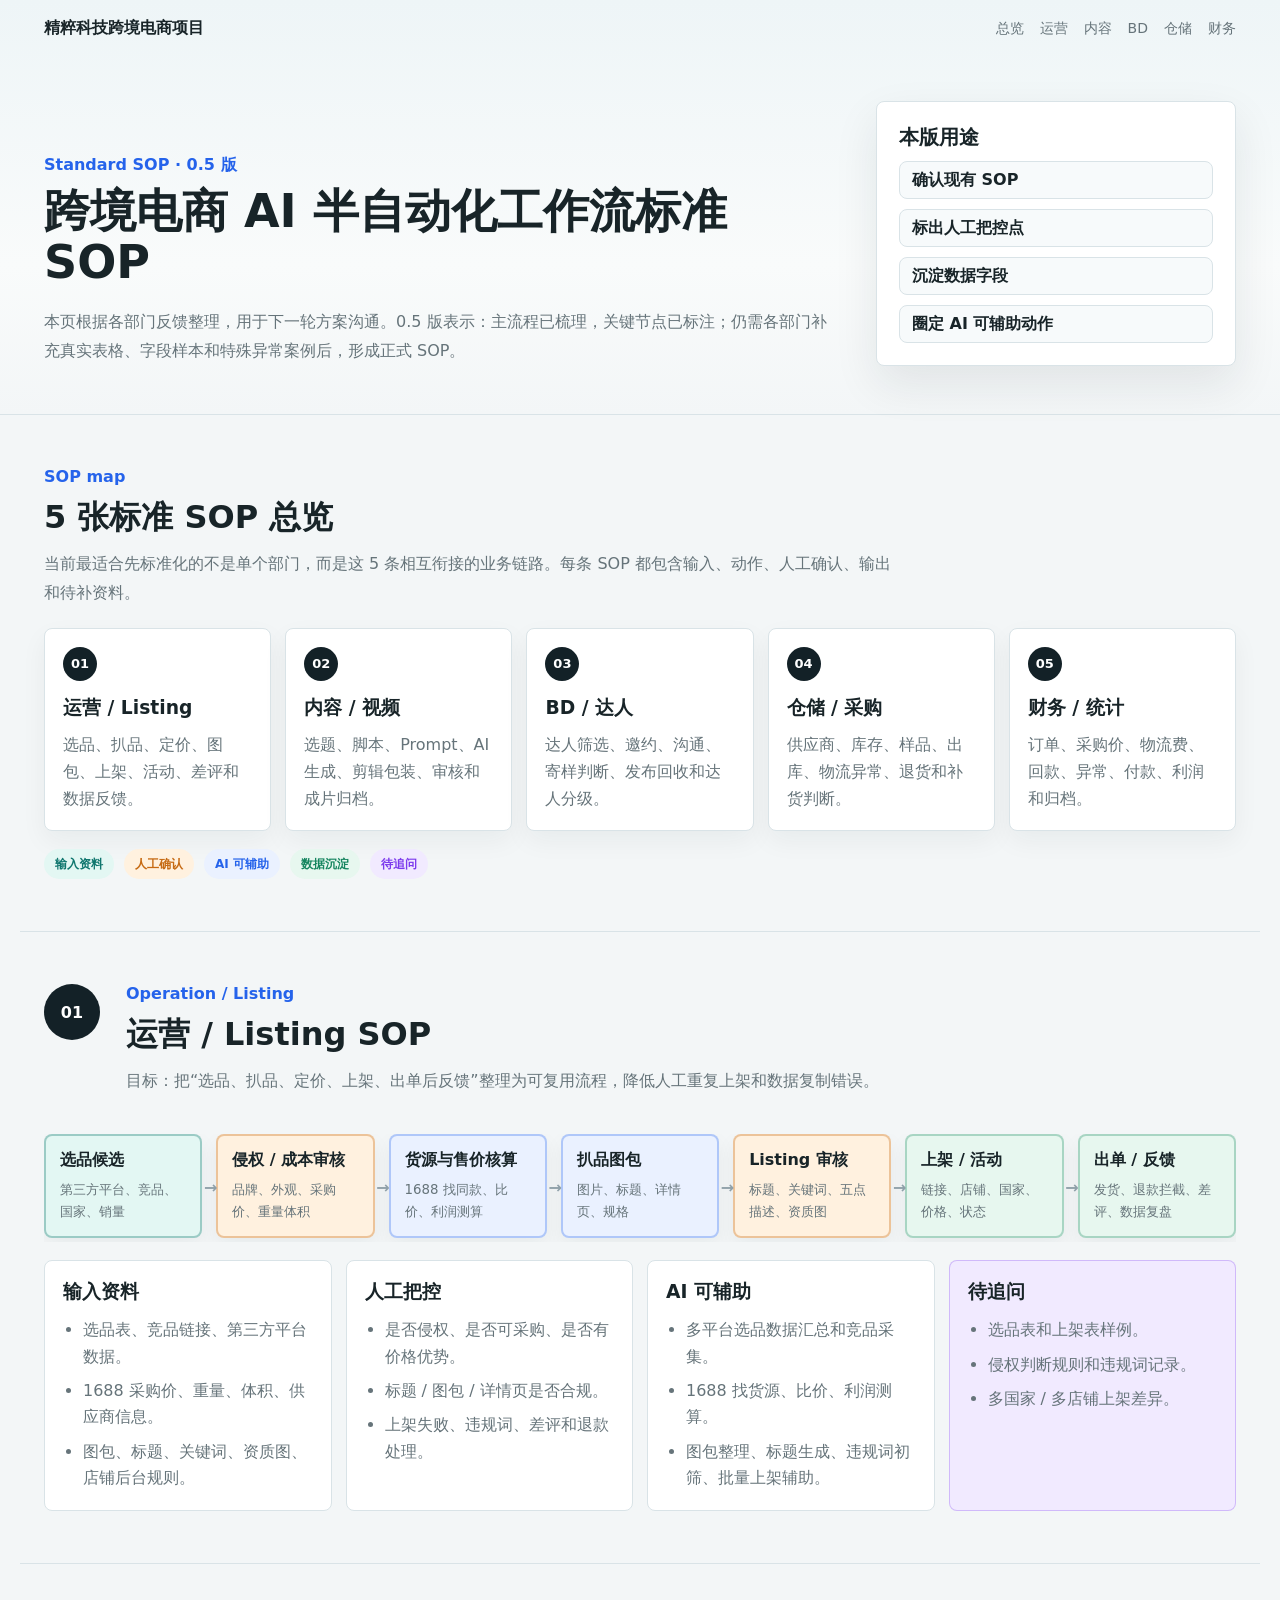
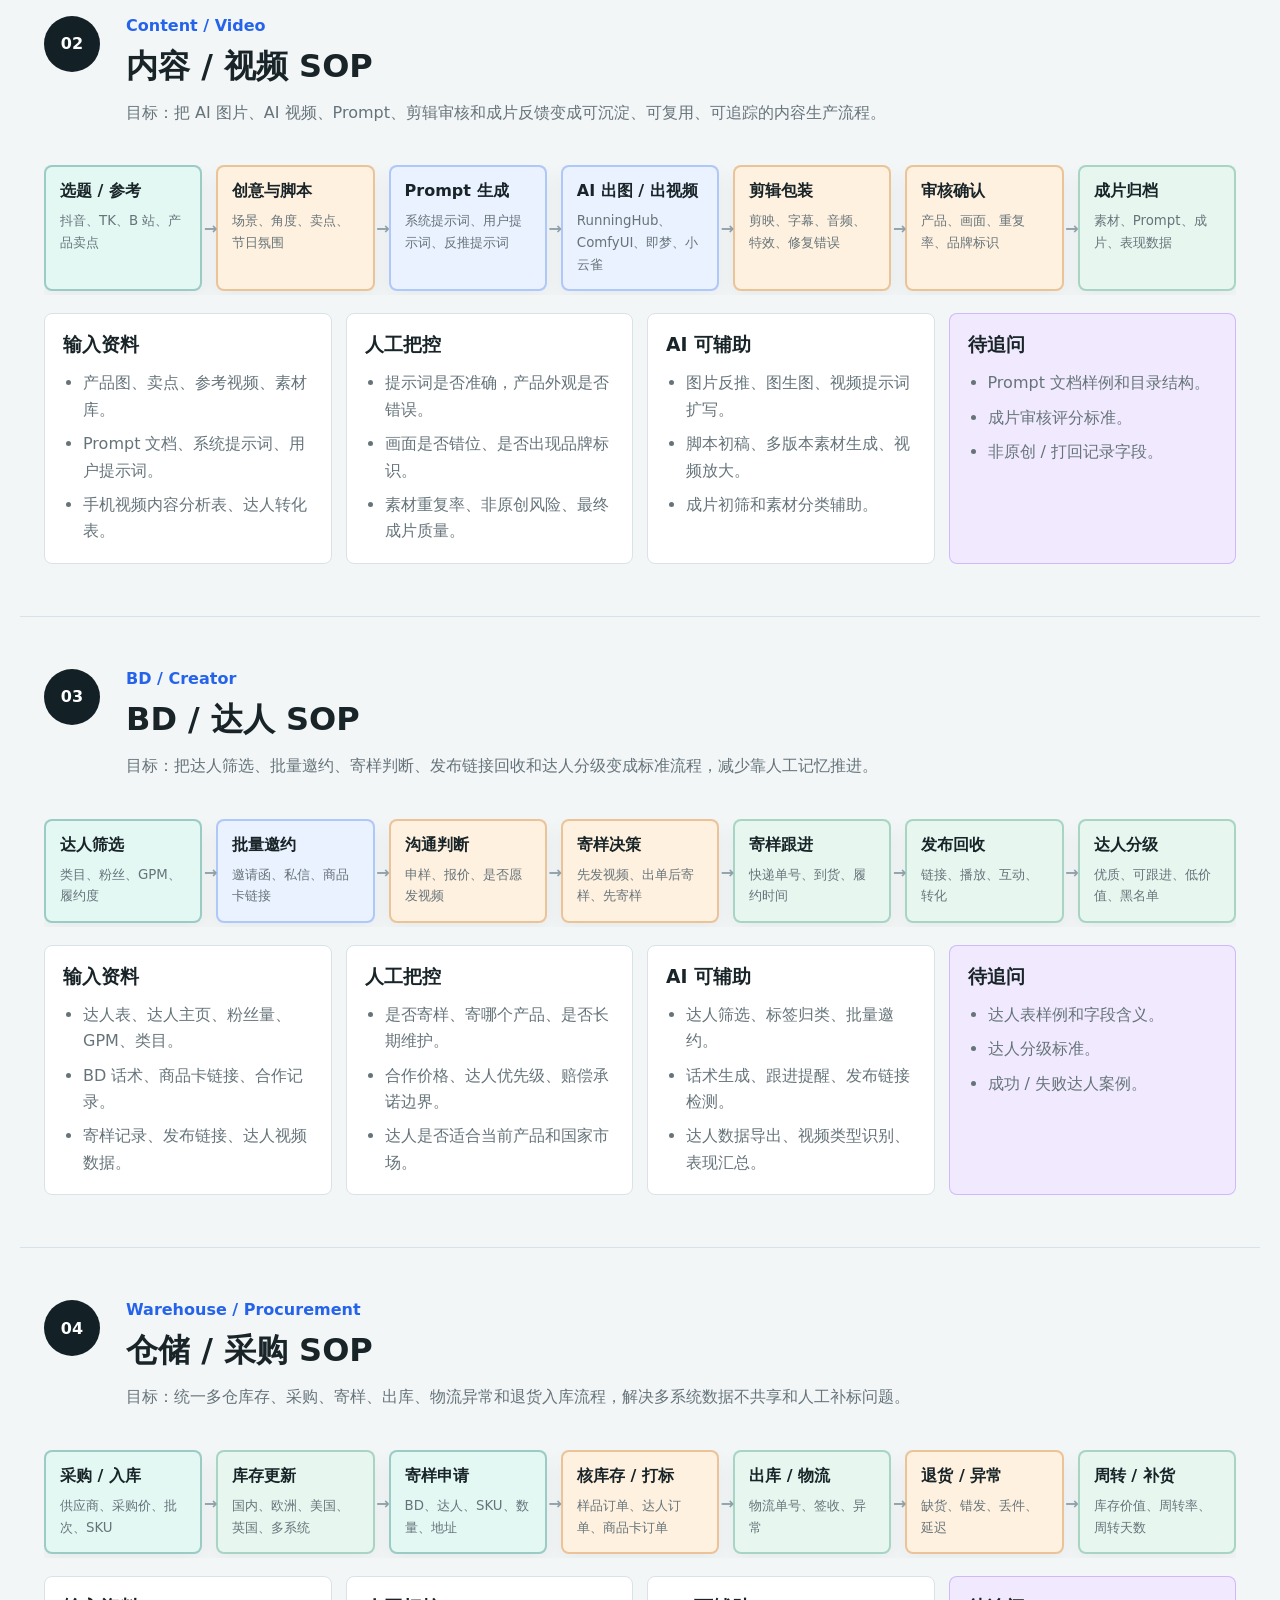
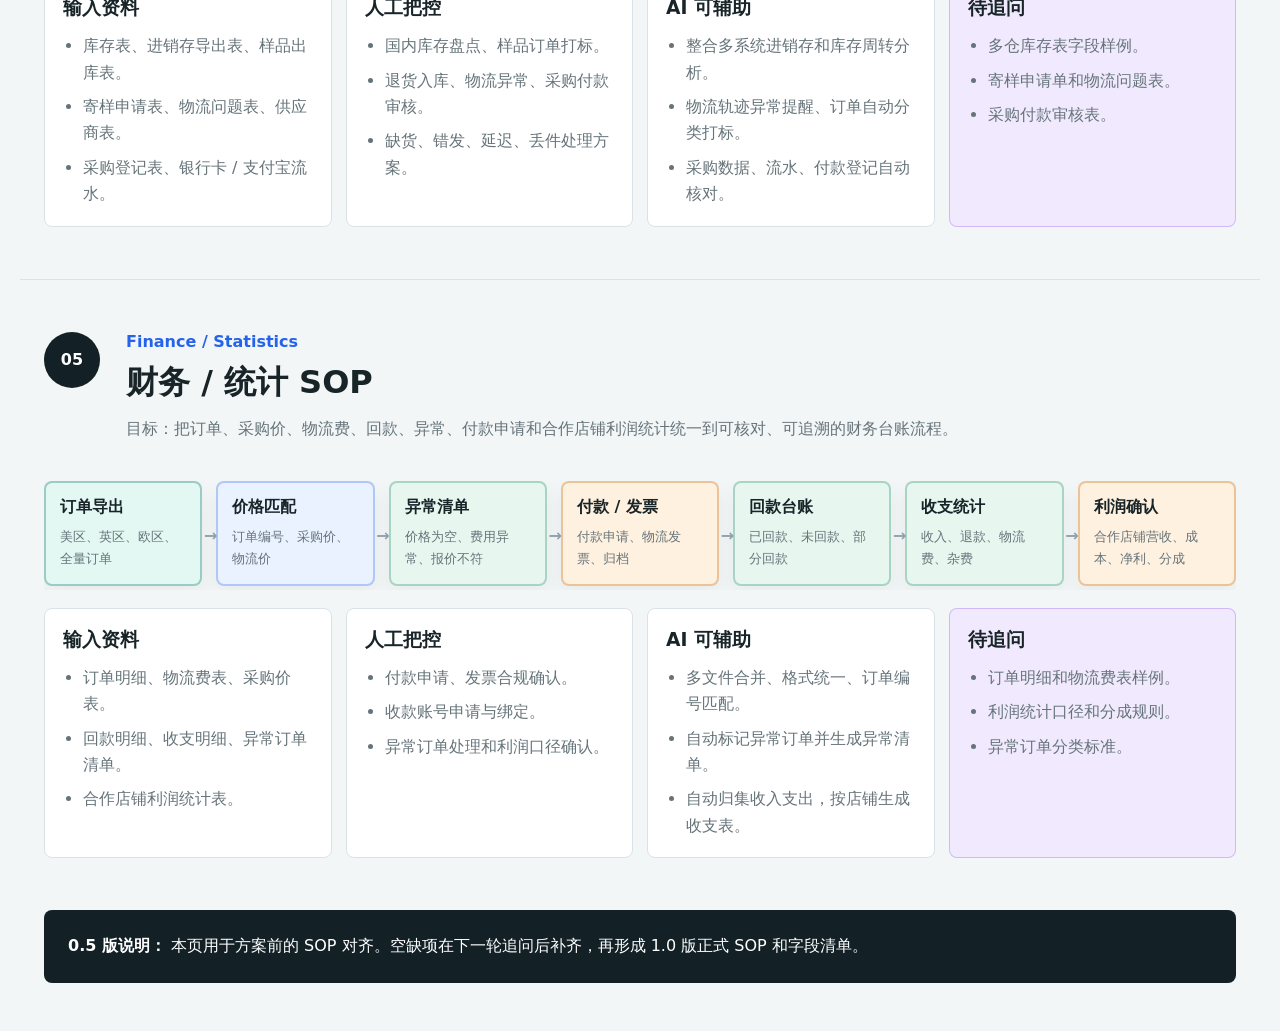
<file: sop-v0.5.html>
<!doctype html>
<html lang="zh-CN">
  <head>
    <meta charset="utf-8">
    <meta name="viewport" content="width=device-width, initial-scale=1">
    <title>精粹科技跨境电商标准 SOP 0.5 版</title>
    <link rel="stylesheet" href="./sop-v0.5.css">
  </head>
  <body>
    <header class="hero">
      <nav class="topbar">
        <strong>精粹科技跨境电商项目</strong>
        <div>
          <a href="#overview">总览</a>
          <a href="#operation">运营</a>
          <a href="#content">内容</a>
          <a href="#bd">BD</a>
          <a href="#warehouse">仓储</a>
          <a href="#finance">财务</a>
        </div>
      </nav>

      <section class="hero-inner">
        <div>
          <p class="eyebrow">Standard SOP · 0.5 版</p>
          <h1>跨境电商 AI 半自动化工作流标准 SOP</h1>
          <p class="lead">
            本页根据各部门反馈整理，用于下一轮方案沟通。0.5 版表示：主流程已梳理，关键节点已标注；仍需各部门补充真实表格、字段样本和特殊异常案例后，形成正式 SOP。
          </p>
        </div>
        <aside class="status-panel">
          <strong>本版用途</strong>
          <span>确认现有 SOP</span>
          <span>标出人工把控点</span>
          <span>沉淀数据字段</span>
          <span>圈定 AI 可辅助动作</span>
        </aside>
      </section>
    </header>

    <main>
      <section class="section" id="overview">
        <div class="section-head">
          <p class="eyebrow">SOP map</p>
          <h2>5 张标准 SOP 总览</h2>
          <p>当前最适合先标准化的不是单个部门，而是这 5 条相互衔接的业务链路。每条 SOP 都包含输入、动作、人工确认、输出和待补资料。</p>
        </div>

        <div class="overview-grid">
          <article>
            <b>01</b>
            <h3>运营 / Listing</h3>
            <p>选品、扒品、定价、图包、上架、活动、差评和数据反馈。</p>
          </article>
          <article>
            <b>02</b>
            <h3>内容 / 视频</h3>
            <p>选题、脚本、Prompt、AI 生成、剪辑包装、审核和成片归档。</p>
          </article>
          <article>
            <b>03</b>
            <h3>BD / 达人</h3>
            <p>达人筛选、邀约、沟通、寄样判断、发布回收和达人分级。</p>
          </article>
          <article>
            <b>04</b>
            <h3>仓储 / 采购</h3>
            <p>供应商、库存、样品、出库、物流异常、退货和补货判断。</p>
          </article>
          <article>
            <b>05</b>
            <h3>财务 / 统计</h3>
            <p>订单、采购价、物流费、回款、异常、付款、利润和归档。</p>
          </article>
        </div>

        <div class="legend">
          <span class="input">输入资料</span>
          <span class="human">人工确认</span>
          <span class="ai">AI 可辅助</span>
          <span class="data">数据沉淀</span>
          <span class="todo">待追问</span>
        </div>
      </section>

      <section class="sop section" id="operation">
        <div class="sop-head">
          <span>01</span>
          <div>
            <p class="eyebrow">Operation / Listing</p>
            <h2>运营 / Listing SOP</h2>
            <p>目标：把“选品、扒品、定价、上架、出单后反馈”整理为可复用流程，降低人工重复上架和数据复制错误。</p>
          </div>
        </div>

        <div class="flow">
          <div class="step input"><b>选品候选</b><small>第三方平台、竞品、国家、销量</small></div>
          <div class="step human"><b>侵权 / 成本审核</b><small>品牌、外观、采购价、重量体积</small></div>
          <div class="step ai"><b>货源与售价核算</b><small>1688 找同款、比价、利润测算</small></div>
          <div class="step ai"><b>扒品图包</b><small>图片、标题、详情页、规格</small></div>
          <div class="step human"><b>Listing 审核</b><small>标题、关键词、五点描述、资质图</small></div>
          <div class="step data"><b>上架 / 活动</b><small>链接、店铺、国家、价格、状态</small></div>
          <div class="step data"><b>出单 / 反馈</b><small>发货、退款拦截、差评、数据复盘</small></div>
        </div>

        <div class="sop-grid">
          <article>
            <h3>输入资料</h3>
            <ul>
              <li>选品表、竞品链接、第三方平台数据。</li>
              <li>1688 采购价、重量、体积、供应商信息。</li>
              <li>图包、标题、关键词、资质图、店铺后台规则。</li>
            </ul>
          </article>
          <article>
            <h3>人工把控</h3>
            <ul>
              <li>是否侵权、是否可采购、是否有价格优势。</li>
              <li>标题 / 图包 / 详情页是否合规。</li>
              <li>上架失败、违规词、差评和退款处理。</li>
            </ul>
          </article>
          <article>
            <h3>AI 可辅助</h3>
            <ul>
              <li>多平台选品数据汇总和竞品采集。</li>
              <li>1688 找货源、比价、利润测算。</li>
              <li>图包整理、标题生成、违规词初筛、批量上架辅助。</li>
            </ul>
          </article>
          <article class="todo-card">
            <h3>待追问</h3>
            <ul>
              <li>选品表和上架表样例。</li>
              <li>侵权判断规则和违规词记录。</li>
              <li>多国家 / 多店铺上架差异。</li>
            </ul>
          </article>
        </div>
      </section>

      <section class="sop section" id="content">
        <div class="sop-head">
          <span>02</span>
          <div>
            <p class="eyebrow">Content / Video</p>
            <h2>内容 / 视频 SOP</h2>
            <p>目标：把 AI 图片、AI 视频、Prompt、剪辑审核和成片反馈变成可沉淀、可复用、可追踪的内容生产流程。</p>
          </div>
        </div>

        <div class="flow">
          <div class="step input"><b>选题 / 参考</b><small>抖音、TK、B 站、产品卖点</small></div>
          <div class="step human"><b>创意与脚本</b><small>场景、角度、卖点、节日氛围</small></div>
          <div class="step ai"><b>Prompt 生成</b><small>系统提示词、用户提示词、反推提示词</small></div>
          <div class="step ai"><b>AI 出图 / 出视频</b><small>RunningHub、ComfyUI、即梦、小云雀</small></div>
          <div class="step human"><b>剪辑包装</b><small>剪映、字幕、音频、特效、修复错误</small></div>
          <div class="step human"><b>审核确认</b><small>产品、画面、重复率、品牌标识</small></div>
          <div class="step data"><b>成片归档</b><small>素材、Prompt、成片、表现数据</small></div>
        </div>

        <div class="sop-grid">
          <article>
            <h3>输入资料</h3>
            <ul>
              <li>产品图、卖点、参考视频、素材库。</li>
              <li>Prompt 文档、系统提示词、用户提示词。</li>
              <li>手机视频内容分析表、达人转化表。</li>
            </ul>
          </article>
          <article>
            <h3>人工把控</h3>
            <ul>
              <li>提示词是否准确，产品外观是否错误。</li>
              <li>画面是否错位、是否出现品牌标识。</li>
              <li>素材重复率、非原创风险、最终成片质量。</li>
            </ul>
          </article>
          <article>
            <h3>AI 可辅助</h3>
            <ul>
              <li>图片反推、图生图、视频提示词扩写。</li>
              <li>脚本初稿、多版本素材生成、视频放大。</li>
              <li>成片初筛和素材分类辅助。</li>
            </ul>
          </article>
          <article class="todo-card">
            <h3>待追问</h3>
            <ul>
              <li>Prompt 文档样例和目录结构。</li>
              <li>成片审核评分标准。</li>
              <li>非原创 / 打回记录字段。</li>
            </ul>
          </article>
        </div>
      </section>

      <section class="sop section" id="bd">
        <div class="sop-head">
          <span>03</span>
          <div>
            <p class="eyebrow">BD / Creator</p>
            <h2>BD / 达人 SOP</h2>
            <p>目标：把达人筛选、批量邀约、寄样判断、发布链接回收和达人分级变成标准流程，减少靠人工记忆推进。</p>
          </div>
        </div>

        <div class="flow">
          <div class="step input"><b>达人筛选</b><small>类目、粉丝、GPM、履约度</small></div>
          <div class="step ai"><b>批量邀约</b><small>邀请函、私信、商品卡链接</small></div>
          <div class="step human"><b>沟通判断</b><small>申样、报价、是否愿发视频</small></div>
          <div class="step human"><b>寄样决策</b><small>先发视频、出单后寄样、先寄样</small></div>
          <div class="step data"><b>寄样跟进</b><small>快递单号、到货、履约时间</small></div>
          <div class="step data"><b>发布回收</b><small>链接、播放、互动、转化</small></div>
          <div class="step data"><b>达人分级</b><small>优质、可跟进、低价值、黑名单</small></div>
        </div>

        <div class="sop-grid">
          <article>
            <h3>输入资料</h3>
            <ul>
              <li>达人表、达人主页、粉丝量、GPM、类目。</li>
              <li>BD 话术、商品卡链接、合作记录。</li>
              <li>寄样记录、发布链接、达人视频数据。</li>
            </ul>
          </article>
          <article>
            <h3>人工把控</h3>
            <ul>
              <li>是否寄样、寄哪个产品、是否长期维护。</li>
              <li>合作价格、达人优先级、赔偿承诺边界。</li>
              <li>达人是否适合当前产品和国家市场。</li>
            </ul>
          </article>
          <article>
            <h3>AI 可辅助</h3>
            <ul>
              <li>达人筛选、标签归类、批量邀约。</li>
              <li>话术生成、跟进提醒、发布链接检测。</li>
              <li>达人数据导出、视频类型识别、表现汇总。</li>
            </ul>
          </article>
          <article class="todo-card">
            <h3>待追问</h3>
            <ul>
              <li>达人表样例和字段含义。</li>
              <li>达人分级标准。</li>
              <li>成功 / 失败达人案例。</li>
            </ul>
          </article>
        </div>
      </section>

      <section class="sop section" id="warehouse">
        <div class="sop-head">
          <span>04</span>
          <div>
            <p class="eyebrow">Warehouse / Procurement</p>
            <h2>仓储 / 采购 SOP</h2>
            <p>目标：统一多仓库存、采购、寄样、出库、物流异常和退货入库流程，解决多系统数据不共享和人工补标问题。</p>
          </div>
        </div>

        <div class="flow">
          <div class="step input"><b>采购 / 入库</b><small>供应商、采购价、批次、SKU</small></div>
          <div class="step data"><b>库存更新</b><small>国内、欧洲、美国、英国、多系统</small></div>
          <div class="step input"><b>寄样申请</b><small>BD、达人、SKU、数量、地址</small></div>
          <div class="step human"><b>核库存 / 打标</b><small>样品订单、达人订单、商品卡订单</small></div>
          <div class="step data"><b>出库 / 物流</b><small>物流单号、签收、异常</small></div>
          <div class="step human"><b>退货 / 异常</b><small>缺货、错发、丢件、延迟</small></div>
          <div class="step data"><b>周转 / 补货</b><small>库存价值、周转率、周转天数</small></div>
        </div>

        <div class="sop-grid">
          <article>
            <h3>输入资料</h3>
            <ul>
              <li>库存表、进销存导出表、样品出库表。</li>
              <li>寄样申请表、物流问题表、供应商表。</li>
              <li>采购登记表、银行卡 / 支付宝流水。</li>
            </ul>
          </article>
          <article>
            <h3>人工把控</h3>
            <ul>
              <li>国内库存盘点、样品订单打标。</li>
              <li>退货入库、物流异常、采购付款审核。</li>
              <li>缺货、错发、延迟、丢件处理方案。</li>
            </ul>
          </article>
          <article>
            <h3>AI 可辅助</h3>
            <ul>
              <li>整合多系统进销存和库存周转分析。</li>
              <li>物流轨迹异常提醒、订单自动分类打标。</li>
              <li>采购数据、流水、付款登记自动核对。</li>
            </ul>
          </article>
          <article class="todo-card">
            <h3>待追问</h3>
            <ul>
              <li>多仓库存表字段样例。</li>
              <li>寄样申请单和物流问题表。</li>
              <li>采购付款审核表。</li>
            </ul>
          </article>
        </div>
      </section>

      <section class="sop section" id="finance">
        <div class="sop-head">
          <span>05</span>
          <div>
            <p class="eyebrow">Finance / Statistics</p>
            <h2>财务 / 统计 SOP</h2>
            <p>目标：把订单、采购价、物流费、回款、异常、付款申请和合作店铺利润统计统一到可核对、可追溯的财务台账流程。</p>
          </div>
        </div>

        <div class="flow">
          <div class="step input"><b>订单导出</b><small>美区、英区、欧区、全量订单</small></div>
          <div class="step ai"><b>价格匹配</b><small>订单编号、采购价、物流价</small></div>
          <div class="step data"><b>异常清单</b><small>价格为空、费用异常、报价不符</small></div>
          <div class="step human"><b>付款 / 发票</b><small>付款申请、物流发票、归档</small></div>
          <div class="step data"><b>回款台账</b><small>已回款、未回款、部分回款</small></div>
          <div class="step data"><b>收支统计</b><small>收入、退款、物流费、杂费</small></div>
          <div class="step human"><b>利润确认</b><small>合作店铺营收、成本、净利、分成</small></div>
        </div>

        <div class="sop-grid">
          <article>
            <h3>输入资料</h3>
            <ul>
              <li>订单明细、物流费表、采购价表。</li>
              <li>回款明细、收支明细、异常订单清单。</li>
              <li>合作店铺利润统计表。</li>
            </ul>
          </article>
          <article>
            <h3>人工把控</h3>
            <ul>
              <li>付款申请、发票合规确认。</li>
              <li>收款账号申请与绑定。</li>
              <li>异常订单处理和利润口径确认。</li>
            </ul>
          </article>
          <article>
            <h3>AI 可辅助</h3>
            <ul>
              <li>多文件合并、格式统一、订单编号匹配。</li>
              <li>自动标记异常订单并生成异常清单。</li>
              <li>自动归集收入支出，按店铺生成收支表。</li>
            </ul>
          </article>
          <article class="todo-card">
            <h3>待追问</h3>
            <ul>
              <li>订单明细和物流费表样例。</li>
              <li>利润统计口径和分成规则。</li>
              <li>异常订单分类标准。</li>
            </ul>
          </article>
        </div>
      </section>
    </main>

    <footer>
      <strong>0.5 版说明：</strong>
      本页用于方案前的 SOP 对齐。空缺项在下一轮追问后补齐，再形成 1.0 版正式 SOP 和字段清单。
    </footer>
  </body>
</html>
</file>
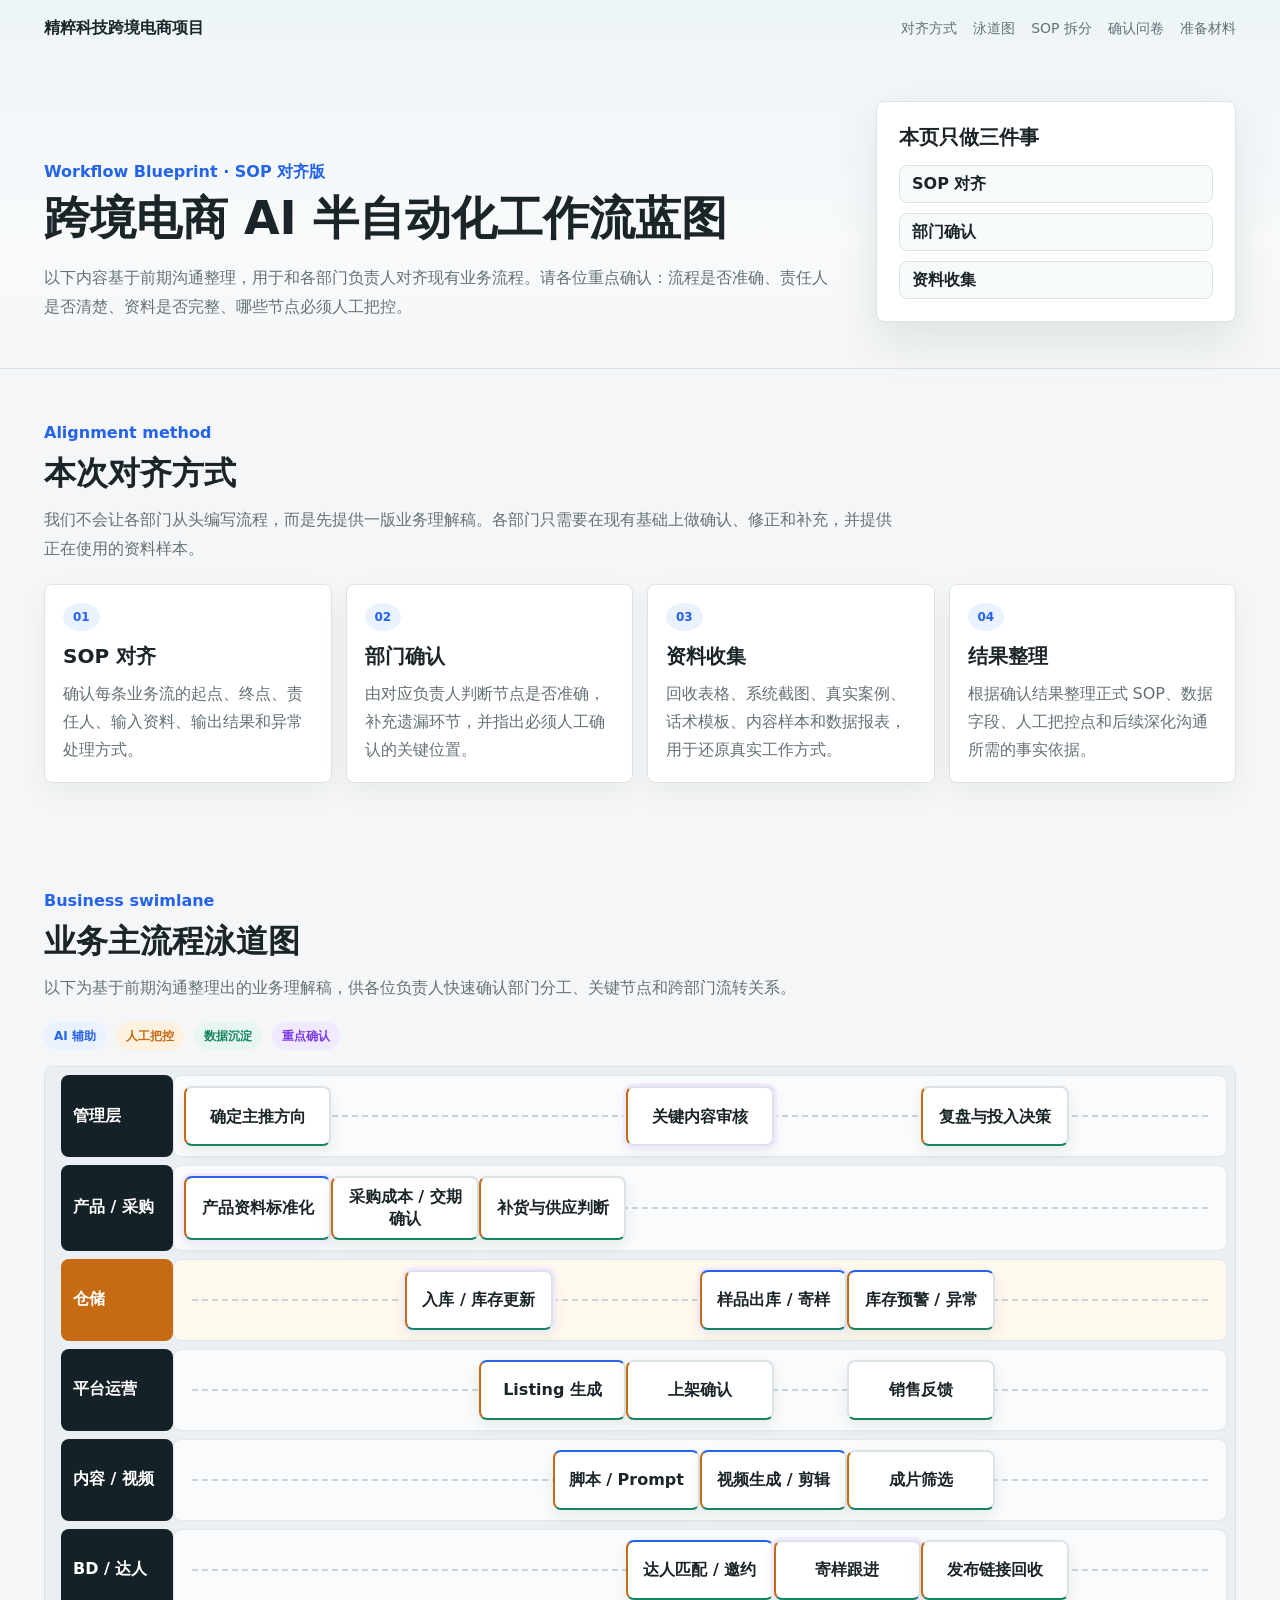
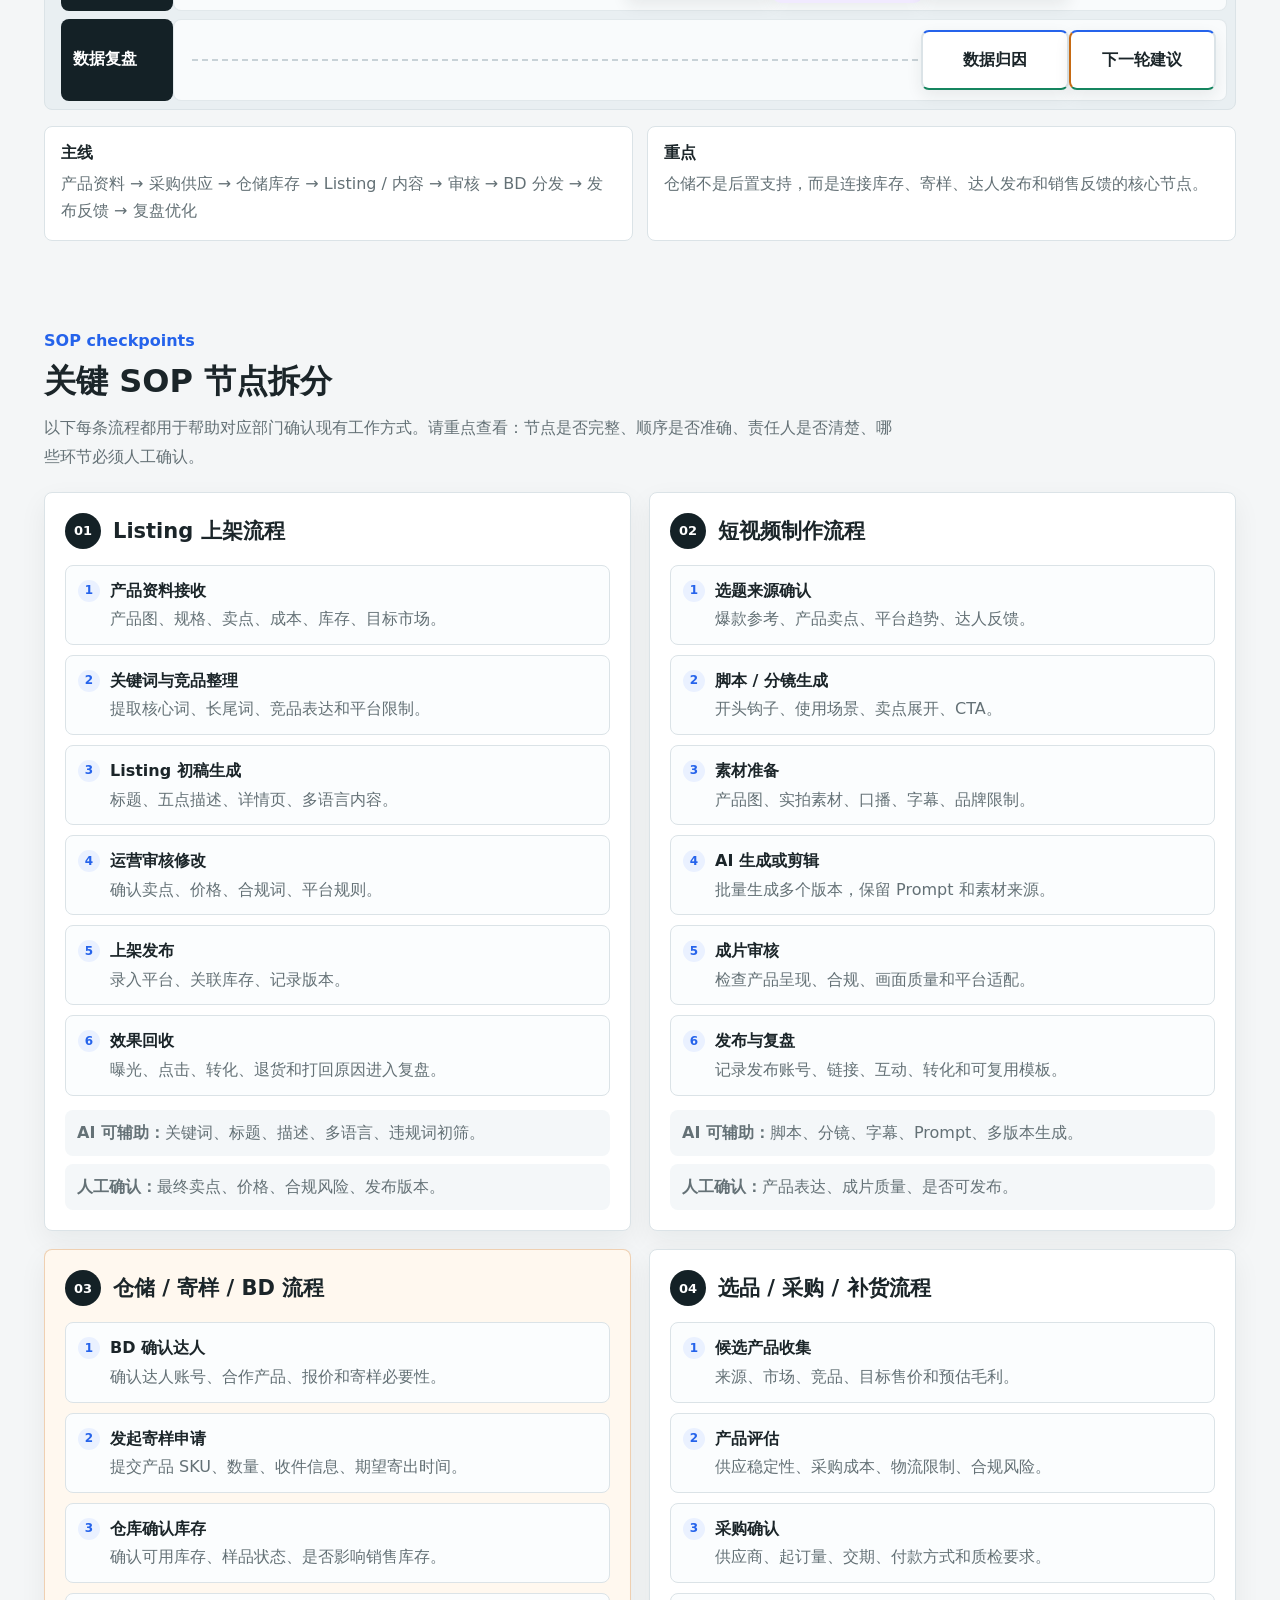
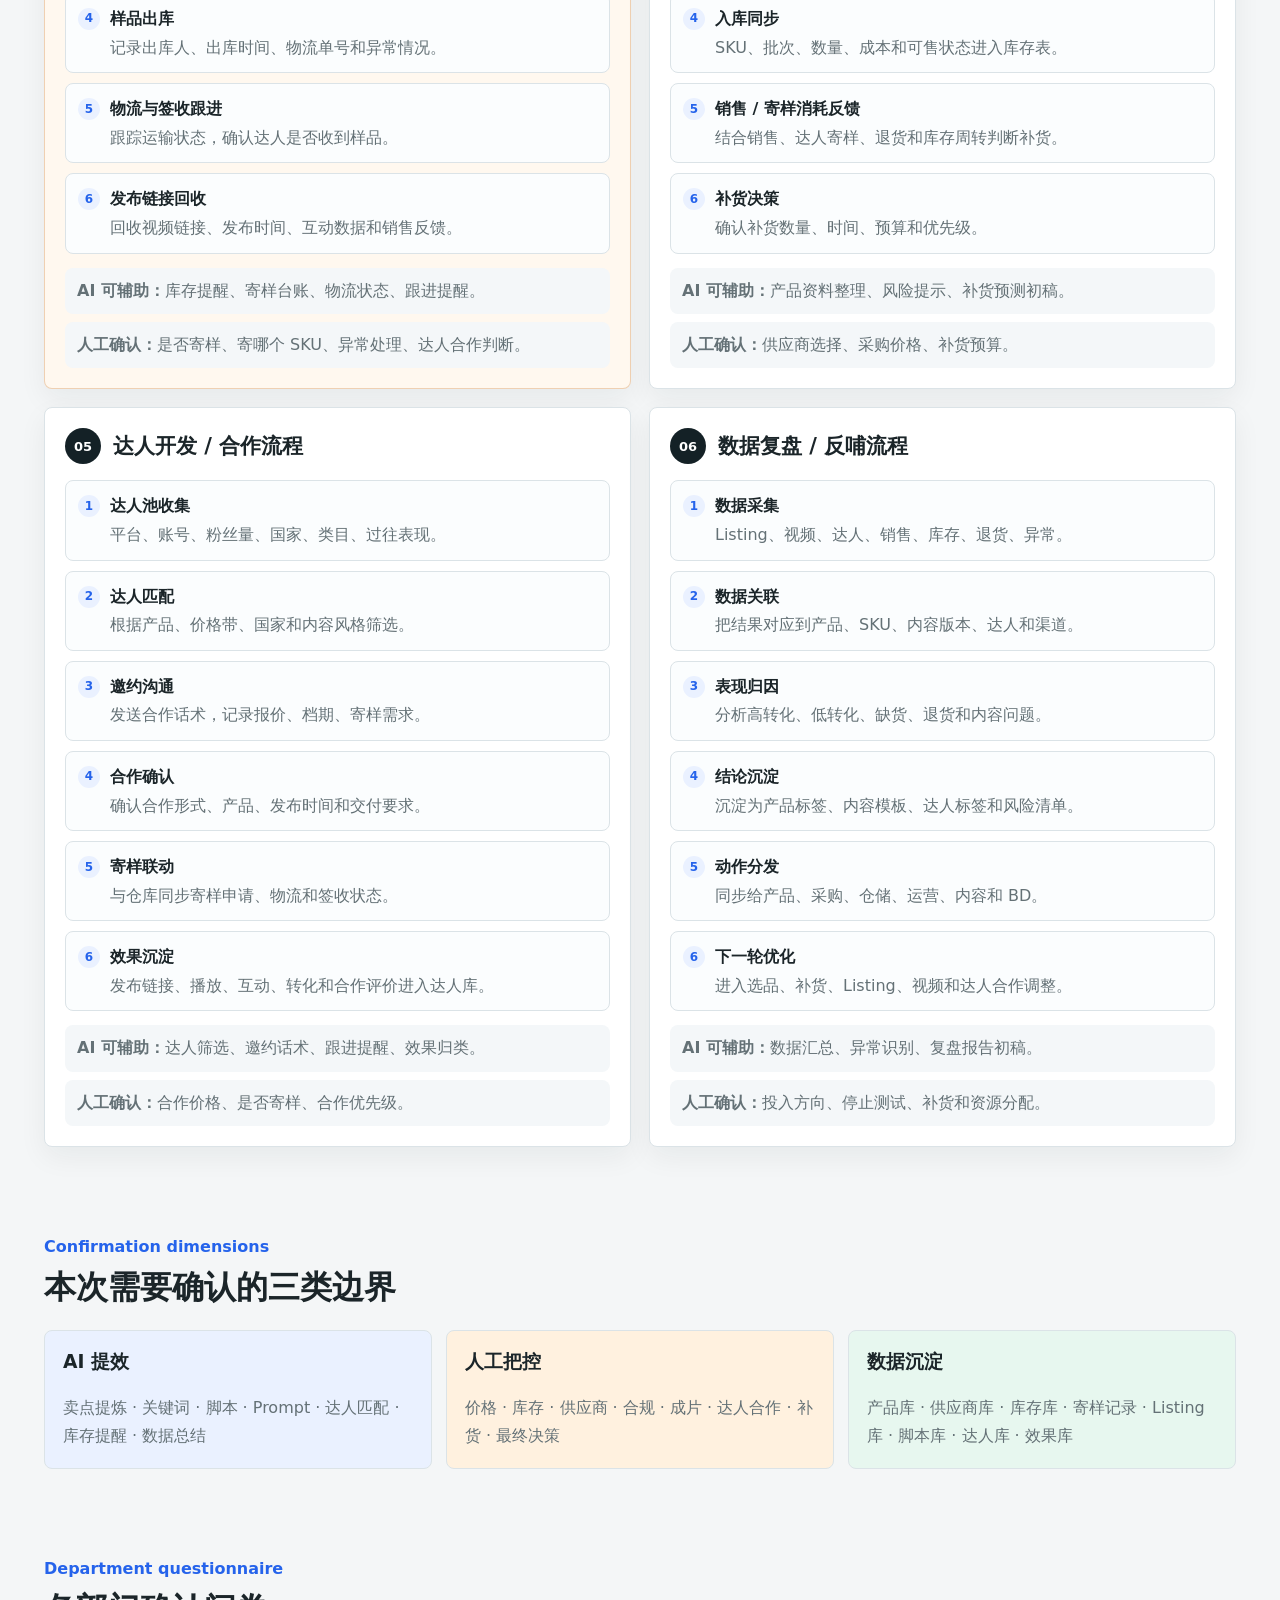
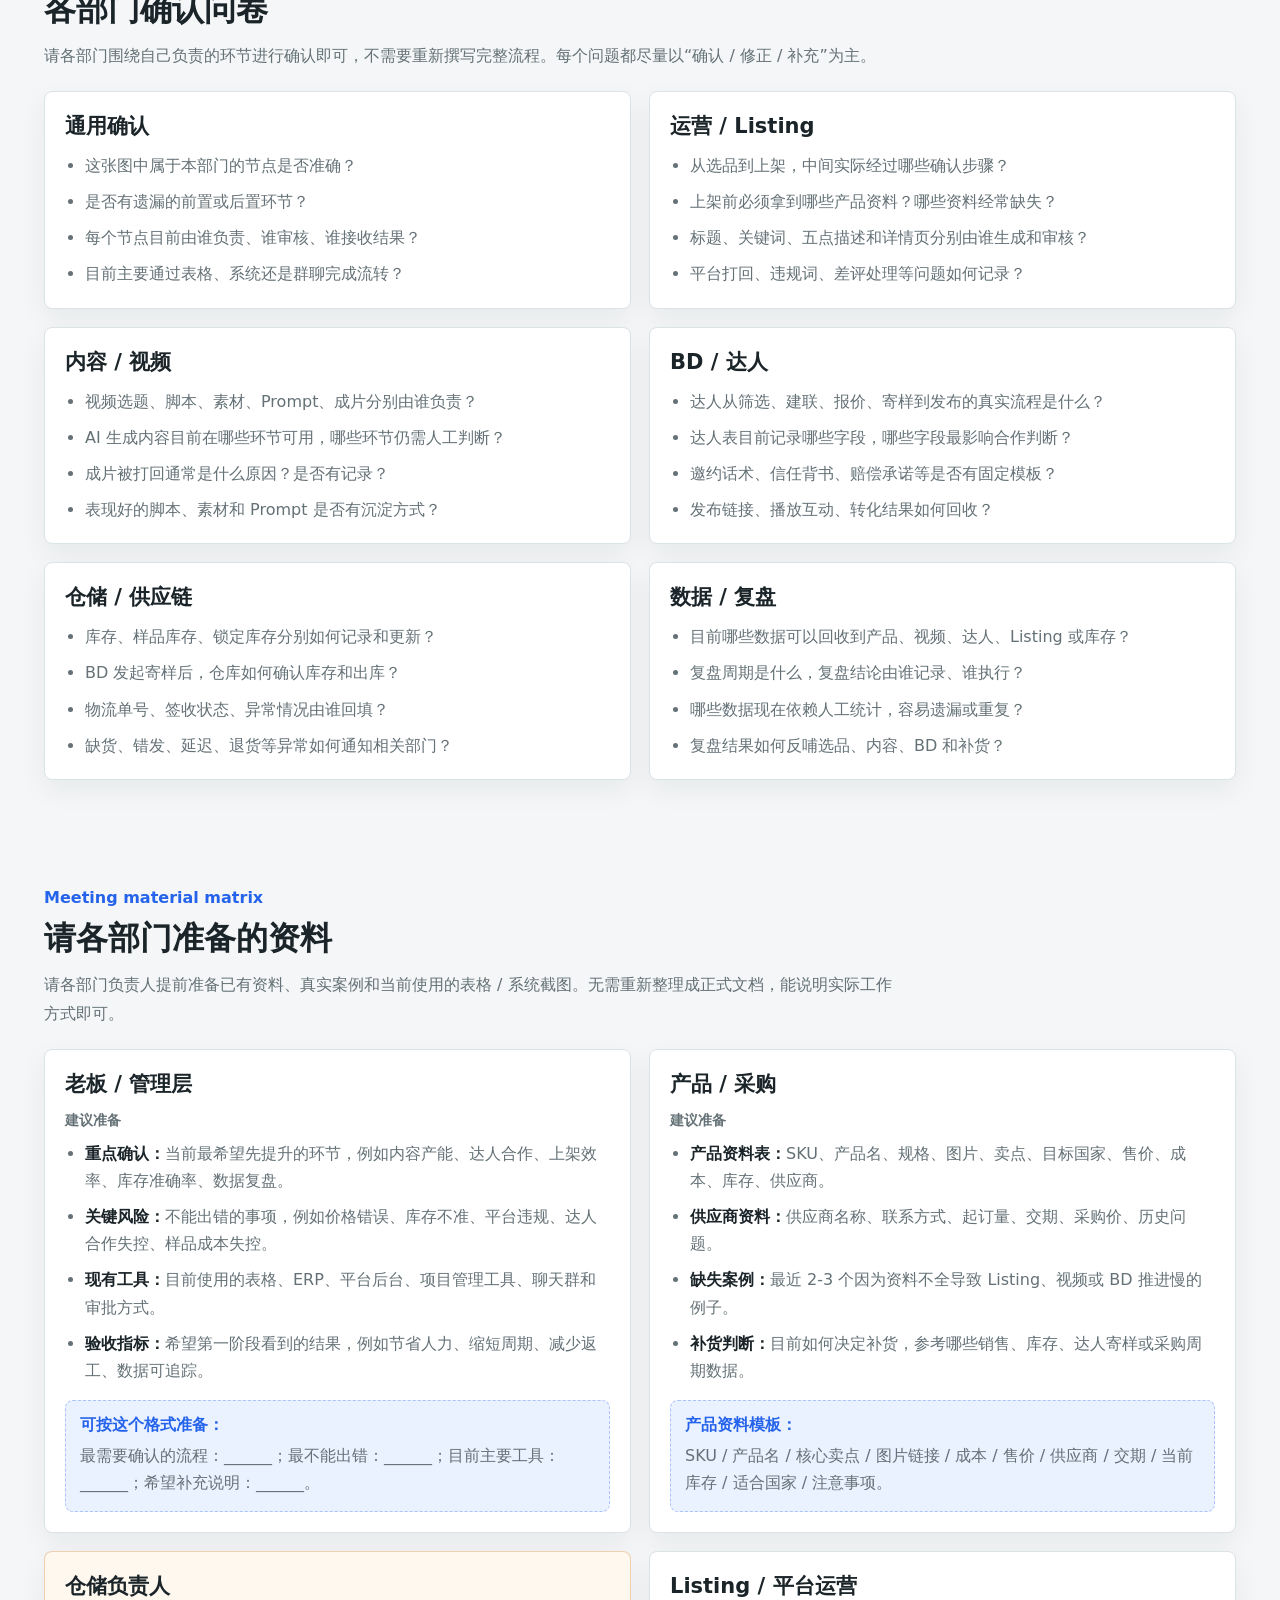
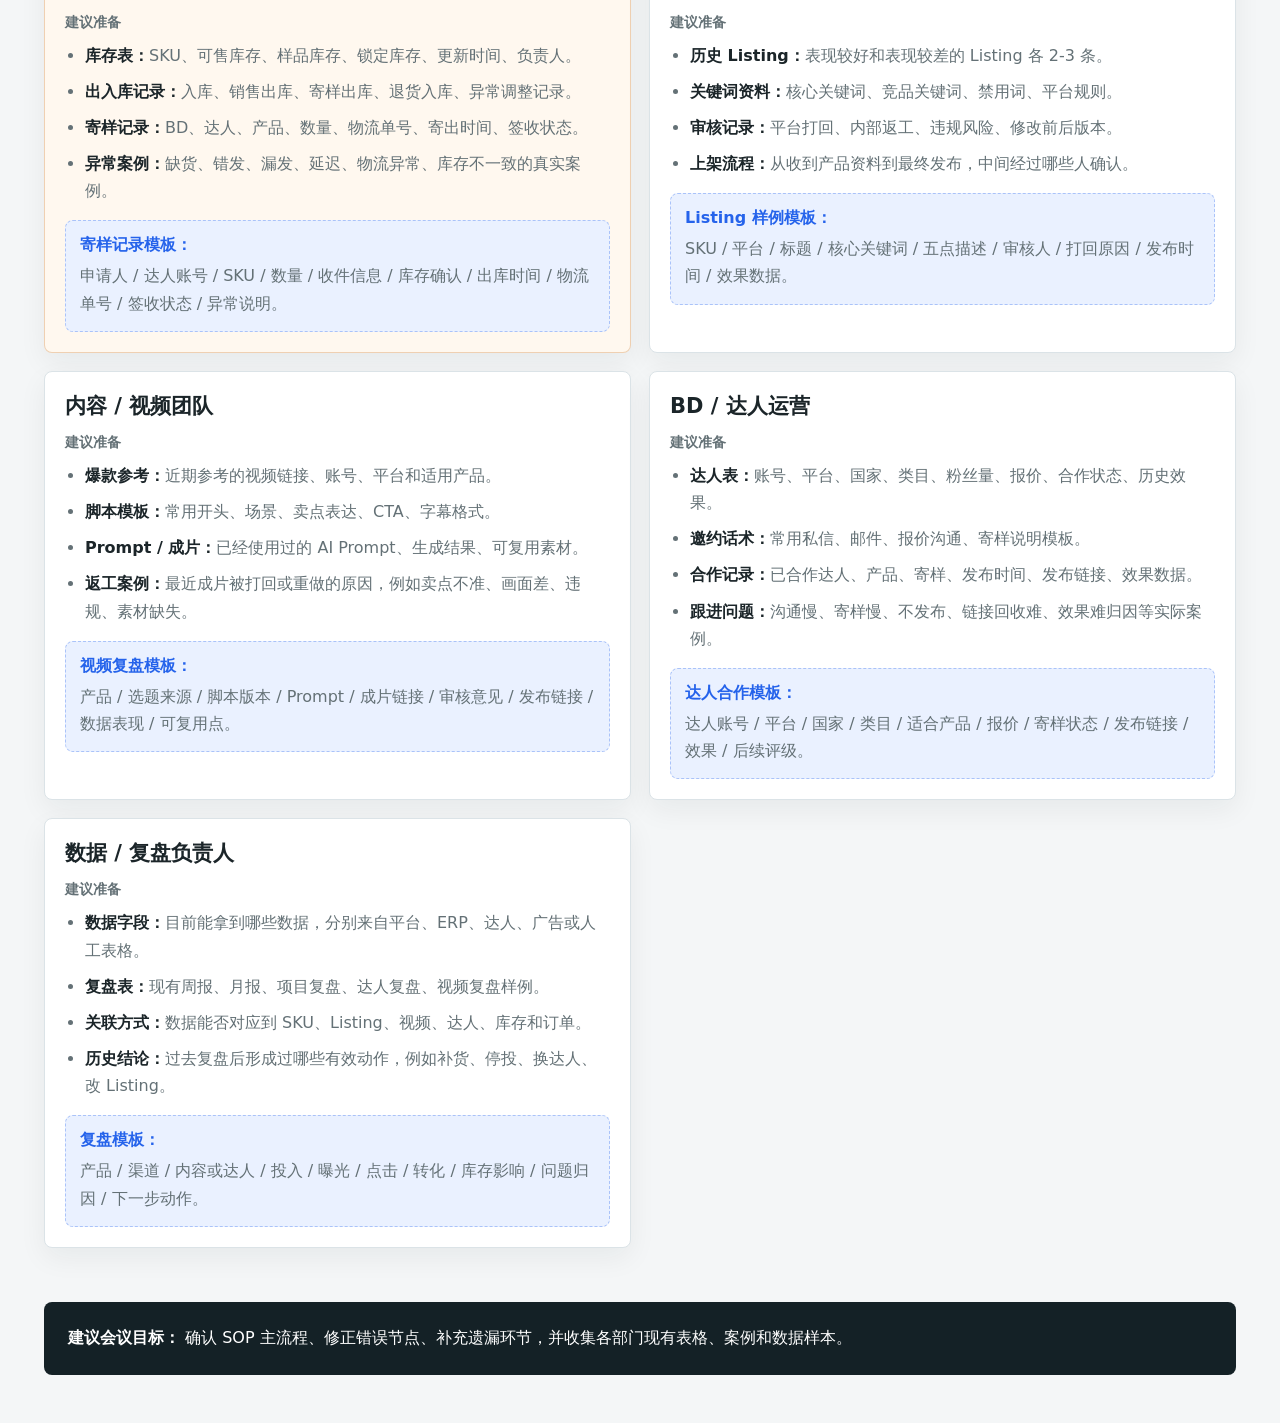
<file: workflow-blueprint.html>
<!doctype html>
<html lang="zh-CN">
  <head>
    <meta charset="utf-8">
    <meta name="viewport" content="width=device-width, initial-scale=1">
    <title>精粹科技跨境电商 AI 半自动化工作流蓝图</title>
    <link rel="stylesheet" href="./workflow-blueprint.css">
  </head>
  <body>
    <header class="hero" id="top">
      <nav class="topbar" aria-label="页面导航">
        <strong>精粹科技跨境电商项目</strong>
        <div>
          <a href="#alignment">对齐方式</a>
          <a href="#swimlane">泳道图</a>
          <a href="#workflows">SOP 拆分</a>
          <a href="#questionnaire">确认问卷</a>
          <a href="#materials">准备材料</a>
        </div>
      </nav>

      <section class="hero-inner">
        <div>
          <p class="eyebrow">Workflow Blueprint · SOP 对齐版</p>
          <h1>跨境电商 AI 半自动化工作流蓝图</h1>
          <p class="lead">
            以下内容基于前期沟通整理，用于和各部门负责人对齐现有业务流程。请各位重点确认：流程是否准确、责任人是否清楚、资料是否完整、哪些节点必须人工把控。
          </p>
        </div>
        <aside class="intent-panel">
          <strong>本页只做三件事</strong>
          <div class="intent-steps">
            <span>SOP 对齐</span>
            <span>部门确认</span>
            <span>资料收集</span>
          </div>
        </aside>
      </section>
    </header>

    <main>
      <section class="section" id="alignment">
        <div class="section-head">
          <p class="eyebrow">Alignment method</p>
          <h2>本次对齐方式</h2>
          <p>我们不会让各部门从头编写流程，而是先提供一版业务理解稿。各部门只需要在现有基础上做确认、修正和补充，并提供正在使用的资料样本。</p>
        </div>

        <div class="alignment-grid">
          <article>
            <span>01</span>
            <h3>SOP 对齐</h3>
            <p>确认每条业务流的起点、终点、责任人、输入资料、输出结果和异常处理方式。</p>
          </article>
          <article>
            <span>02</span>
            <h3>部门确认</h3>
            <p>由对应负责人判断节点是否准确，补充遗漏环节，并指出必须人工确认的关键位置。</p>
          </article>
          <article>
            <span>03</span>
            <h3>资料收集</h3>
            <p>回收表格、系统截图、真实案例、话术模板、内容样本和数据报表，用于还原真实工作方式。</p>
          </article>
          <article>
            <span>04</span>
            <h3>结果整理</h3>
            <p>根据确认结果整理正式 SOP、数据字段、人工把控点和后续深化沟通所需的事实依据。</p>
          </article>
        </div>
      </section>

      <section class="section" id="swimlane">
        <div class="section-head">
          <p class="eyebrow">Business swimlane</p>
          <h2>业务主流程泳道图</h2>
          <p>以下为基于前期沟通整理出的业务理解稿，供各位负责人快速确认部门分工、关键节点和跨部门流转关系。</p>
        </div>

        <div class="legend">
          <span class="ai">AI 辅助</span>
          <span class="human">人工把控</span>
          <span class="data">数据沉淀</span>
          <span class="confirm">重点确认</span>
        </div>

        <div class="swimlane" aria-label="跨境电商业务主流程泳道图">
          <div class="lane-label">管理层</div>
          <div class="lane lane-management">
            <div class="node human data" style="--c:1; --w:2">确定主推方向</div>
            <div class="node human confirm" style="--c:7; --w:2">关键内容审核</div>
            <div class="node human data" style="--c:11; --w:2">复盘与投入决策</div>
          </div>

          <div class="lane-label">产品 / 采购</div>
          <div class="lane lane-product">
            <div class="node ai human data confirm" style="--c:1; --w:2">产品资料标准化</div>
            <div class="node human data" style="--c:3; --w:2">采购成本 / 交期确认</div>
            <div class="node human data" style="--c:5; --w:2">补货与供应判断</div>
          </div>

          <div class="lane-label strong">仓储</div>
          <div class="lane lane-warehouse">
            <div class="node human data confirm" style="--c:4; --w:2">入库 / 库存更新</div>
            <div class="node ai human data confirm" style="--c:8; --w:2">样品出库 / 寄样</div>
            <div class="node ai human data" style="--c:10; --w:2">库存预警 / 异常</div>
          </div>

          <div class="lane-label">平台运营</div>
          <div class="lane lane-listing">
            <div class="node ai human data" style="--c:5; --w:2">Listing 生成</div>
            <div class="node human data" style="--c:7; --w:2">上架确认</div>
            <div class="node data" style="--c:10; --w:2">销售反馈</div>
          </div>

          <div class="lane-label">内容 / 视频</div>
          <div class="lane lane-content">
            <div class="node ai human data" style="--c:6; --w:2">脚本 / Prompt</div>
            <div class="node ai human data" style="--c:8; --w:2">视频生成 / 剪辑</div>
            <div class="node human data" style="--c:10; --w:2">成片筛选</div>
          </div>

          <div class="lane-label">BD / 达人</div>
          <div class="lane lane-bd">
            <div class="node ai human data" style="--c:7; --w:2">达人匹配 / 邀约</div>
            <div class="node human data confirm" style="--c:9; --w:2">寄样跟进</div>
            <div class="node human data" style="--c:11; --w:2">发布链接回收</div>
          </div>

          <div class="lane-label">数据复盘</div>
          <div class="lane lane-data">
            <div class="node ai data" style="--c:11; --w:2">数据归因</div>
            <div class="node ai human data" style="--c:13; --w:2">下一轮建议</div>
          </div>
        </div>

        <div class="flow-notes">
          <article>
            <b>主线</b>
            <span>产品资料 → 采购供应 → 仓储库存 → Listing / 内容 → 审核 → BD 分发 → 发布反馈 → 复盘优化</span>
          </article>
          <article>
            <b>重点</b>
            <span>仓储不是后置支持，而是连接库存、寄样、达人发布和销售反馈的核心节点。</span>
          </article>
        </div>
      </section>

      <section class="section compact-section" id="workflows">
        <div class="section-head">
          <p class="eyebrow">SOP checkpoints</p>
          <h2>关键 SOP 节点拆分</h2>
          <p>以下每条流程都用于帮助对应部门确认现有工作方式。请重点查看：节点是否完整、顺序是否准确、责任人是否清楚、哪些环节必须人工确认。</p>
        </div>

        <div class="workflow-grid">
          <article class="workflow-card">
            <div class="workflow-title">
              <span>01</span>
              <h3>Listing 上架流程</h3>
            </div>
            <ol class="workflow-steps">
              <li><b>产品资料接收</b><span>产品图、规格、卖点、成本、库存、目标市场。</span></li>
              <li><b>关键词与竞品整理</b><span>提取核心词、长尾词、竞品表达和平台限制。</span></li>
              <li><b>Listing 初稿生成</b><span>标题、五点描述、详情页、多语言内容。</span></li>
              <li><b>运营审核修改</b><span>确认卖点、价格、合规词、平台规则。</span></li>
              <li><b>上架发布</b><span>录入平台、关联库存、记录版本。</span></li>
              <li><b>效果回收</b><span>曝光、点击、转化、退货和打回原因进入复盘。</span></li>
            </ol>
            <div class="workflow-boundary">
              <p><b>AI 可辅助：</b>关键词、标题、描述、多语言、违规词初筛。</p>
              <p><b>人工确认：</b>最终卖点、价格、合规风险、发布版本。</p>
            </div>
          </article>

          <article class="workflow-card">
            <div class="workflow-title">
              <span>02</span>
              <h3>短视频制作流程</h3>
            </div>
            <ol class="workflow-steps">
              <li><b>选题来源确认</b><span>爆款参考、产品卖点、平台趋势、达人反馈。</span></li>
              <li><b>脚本 / 分镜生成</b><span>开头钩子、使用场景、卖点展开、CTA。</span></li>
              <li><b>素材准备</b><span>产品图、实拍素材、口播、字幕、品牌限制。</span></li>
              <li><b>AI 生成或剪辑</b><span>批量生成多个版本，保留 Prompt 和素材来源。</span></li>
              <li><b>成片审核</b><span>检查产品呈现、合规、画面质量和平台适配。</span></li>
              <li><b>发布与复盘</b><span>记录发布账号、链接、互动、转化和可复用模板。</span></li>
            </ol>
            <div class="workflow-boundary">
              <p><b>AI 可辅助：</b>脚本、分镜、字幕、Prompt、多版本生成。</p>
              <p><b>人工确认：</b>产品表达、成片质量、是否可发布。</p>
            </div>
          </article>

          <article class="workflow-card highlight">
            <div class="workflow-title">
              <span>03</span>
              <h3>仓储 / 寄样 / BD 流程</h3>
            </div>
            <ol class="workflow-steps">
              <li><b>BD 确认达人</b><span>确认达人账号、合作产品、报价和寄样必要性。</span></li>
              <li><b>发起寄样申请</b><span>提交产品 SKU、数量、收件信息、期望寄出时间。</span></li>
              <li><b>仓库确认库存</b><span>确认可用库存、样品状态、是否影响销售库存。</span></li>
              <li><b>样品出库</b><span>记录出库人、出库时间、物流单号和异常情况。</span></li>
              <li><b>物流与签收跟进</b><span>跟踪运输状态，确认达人是否收到样品。</span></li>
              <li><b>发布链接回收</b><span>回收视频链接、发布时间、互动数据和销售反馈。</span></li>
            </ol>
            <div class="workflow-boundary">
              <p><b>AI 可辅助：</b>库存提醒、寄样台账、物流状态、跟进提醒。</p>
              <p><b>人工确认：</b>是否寄样、寄哪个 SKU、异常处理、达人合作判断。</p>
            </div>
          </article>

          <article class="workflow-card">
            <div class="workflow-title">
              <span>04</span>
              <h3>选品 / 采购 / 补货流程</h3>
            </div>
            <ol class="workflow-steps">
              <li><b>候选产品收集</b><span>来源、市场、竞品、目标售价和预估毛利。</span></li>
              <li><b>产品评估</b><span>供应稳定性、采购成本、物流限制、合规风险。</span></li>
              <li><b>采购确认</b><span>供应商、起订量、交期、付款方式和质检要求。</span></li>
              <li><b>入库同步</b><span>SKU、批次、数量、成本和可售状态进入库存表。</span></li>
              <li><b>销售 / 寄样消耗反馈</b><span>结合销售、达人寄样、退货和库存周转判断补货。</span></li>
              <li><b>补货决策</b><span>确认补货数量、时间、预算和优先级。</span></li>
            </ol>
            <div class="workflow-boundary">
              <p><b>AI 可辅助：</b>产品资料整理、风险提示、补货预测初稿。</p>
              <p><b>人工确认：</b>供应商选择、采购价格、补货预算。</p>
            </div>
          </article>

          <article class="workflow-card">
            <div class="workflow-title">
              <span>05</span>
              <h3>达人开发 / 合作流程</h3>
            </div>
            <ol class="workflow-steps">
              <li><b>达人池收集</b><span>平台、账号、粉丝量、国家、类目、过往表现。</span></li>
              <li><b>达人匹配</b><span>根据产品、价格带、国家和内容风格筛选。</span></li>
              <li><b>邀约沟通</b><span>发送合作话术，记录报价、档期、寄样需求。</span></li>
              <li><b>合作确认</b><span>确认合作形式、产品、发布时间和交付要求。</span></li>
              <li><b>寄样联动</b><span>与仓库同步寄样申请、物流和签收状态。</span></li>
              <li><b>效果沉淀</b><span>发布链接、播放、互动、转化和合作评价进入达人库。</span></li>
            </ol>
            <div class="workflow-boundary">
              <p><b>AI 可辅助：</b>达人筛选、邀约话术、跟进提醒、效果归类。</p>
              <p><b>人工确认：</b>合作价格、是否寄样、合作优先级。</p>
            </div>
          </article>

          <article class="workflow-card">
            <div class="workflow-title">
              <span>06</span>
              <h3>数据复盘 / 反哺流程</h3>
            </div>
            <ol class="workflow-steps">
              <li><b>数据采集</b><span>Listing、视频、达人、销售、库存、退货、异常。</span></li>
              <li><b>数据关联</b><span>把结果对应到产品、SKU、内容版本、达人和渠道。</span></li>
              <li><b>表现归因</b><span>分析高转化、低转化、缺货、退货和内容问题。</span></li>
              <li><b>结论沉淀</b><span>沉淀为产品标签、内容模板、达人标签和风险清单。</span></li>
              <li><b>动作分发</b><span>同步给产品、采购、仓储、运营、内容和 BD。</span></li>
              <li><b>下一轮优化</b><span>进入选品、补货、Listing、视频和达人合作调整。</span></li>
            </ol>
            <div class="workflow-boundary">
              <p><b>AI 可辅助：</b>数据汇总、异常识别、复盘报告初稿。</p>
              <p><b>人工确认：</b>投入方向、停止测试、补货和资源分配。</p>
            </div>
          </article>
        </div>
      </section>

      <section class="section compact-section">
        <div class="section-head">
          <p class="eyebrow">Confirmation dimensions</p>
          <h2>本次需要确认的三类边界</h2>
        </div>
        <div class="tag-matrix">
          <article>
            <h3>AI 提效</h3>
            <p>卖点提炼 · 关键词 · 脚本 · Prompt · 达人匹配 · 库存提醒 · 数据总结</p>
          </article>
          <article>
            <h3>人工把控</h3>
            <p>价格 · 库存 · 供应商 · 合规 · 成片 · 达人合作 · 补货 · 最终决策</p>
          </article>
          <article>
            <h3>数据沉淀</h3>
            <p>产品库 · 供应商库 · 库存库 · 寄样记录 · Listing 库 · 脚本库 · 达人库 · 效果库</p>
          </article>
        </div>
      </section>

      <section class="section compact-section" id="questionnaire">
        <div class="section-head">
          <p class="eyebrow">Department questionnaire</p>
          <h2>各部门确认问卷</h2>
          <p>请各部门围绕自己负责的环节进行确认即可，不需要重新撰写完整流程。每个问题都尽量以“确认 / 修正 / 补充”为主。</p>
        </div>

        <div class="question-grid">
          <article>
            <h3>通用确认</h3>
            <ul>
              <li>这张图中属于本部门的节点是否准确？</li>
              <li>是否有遗漏的前置或后置环节？</li>
              <li>每个节点目前由谁负责、谁审核、谁接收结果？</li>
              <li>目前主要通过表格、系统还是群聊完成流转？</li>
            </ul>
          </article>
          <article>
            <h3>运营 / Listing</h3>
            <ul>
              <li>从选品到上架，中间实际经过哪些确认步骤？</li>
              <li>上架前必须拿到哪些产品资料？哪些资料经常缺失？</li>
              <li>标题、关键词、五点描述和详情页分别由谁生成和审核？</li>
              <li>平台打回、违规词、差评处理等问题如何记录？</li>
            </ul>
          </article>
          <article>
            <h3>内容 / 视频</h3>
            <ul>
              <li>视频选题、脚本、素材、Prompt、成片分别由谁负责？</li>
              <li>AI 生成内容目前在哪些环节可用，哪些环节仍需人工判断？</li>
              <li>成片被打回通常是什么原因？是否有记录？</li>
              <li>表现好的脚本、素材和 Prompt 是否有沉淀方式？</li>
            </ul>
          </article>
          <article>
            <h3>BD / 达人</h3>
            <ul>
              <li>达人从筛选、建联、报价、寄样到发布的真实流程是什么？</li>
              <li>达人表目前记录哪些字段，哪些字段最影响合作判断？</li>
              <li>邀约话术、信任背书、赔偿承诺等是否有固定模板？</li>
              <li>发布链接、播放互动、转化结果如何回收？</li>
            </ul>
          </article>
          <article>
            <h3>仓储 / 供应链</h3>
            <ul>
              <li>库存、样品库存、锁定库存分别如何记录和更新？</li>
              <li>BD 发起寄样后，仓库如何确认库存和出库？</li>
              <li>物流单号、签收状态、异常情况由谁回填？</li>
              <li>缺货、错发、延迟、退货等异常如何通知相关部门？</li>
            </ul>
          </article>
          <article>
            <h3>数据 / 复盘</h3>
            <ul>
              <li>目前哪些数据可以回收到产品、视频、达人、Listing 或库存？</li>
              <li>复盘周期是什么，复盘结论由谁记录、谁执行？</li>
              <li>哪些数据现在依赖人工统计，容易遗漏或重复？</li>
              <li>复盘结果如何反哺选品、内容、BD 和补货？</li>
            </ul>
          </article>
        </div>
      </section>

      <section class="section" id="materials">
        <div class="section-head">
          <p class="eyebrow">Meeting material matrix</p>
          <h2>请各部门准备的资料</h2>
          <p>请各部门负责人提前准备已有资料、真实案例和当前使用的表格 / 系统截图。无需重新整理成正式文档，能说明实际工作方式即可。</p>
        </div>

        <div class="material-grid">
          <article class="material-card">
            <h3>老板 / 管理层</h3>
            <h4>建议准备</h4>
            <ul>
              <li><b>重点确认：</b>当前最希望先提升的环节，例如内容产能、达人合作、上架效率、库存准确率、数据复盘。</li>
              <li><b>关键风险：</b>不能出错的事项，例如价格错误、库存不准、平台违规、达人合作失控、样品成本失控。</li>
              <li><b>现有工具：</b>目前使用的表格、ERP、平台后台、项目管理工具、聊天群和审批方式。</li>
              <li><b>验收指标：</b>希望第一阶段看到的结果，例如节省人力、缩短周期、减少返工、数据可追踪。</li>
            </ul>
            <div class="template-box">
              <b>可按这个格式准备：</b>
              <p>最需要确认的流程：______；最不能出错：______；目前主要工具：______；希望补充说明：______。</p>
            </div>
          </article>

          <article class="material-card">
            <h3>产品 / 采购</h3>
            <h4>建议准备</h4>
            <ul>
              <li><b>产品资料表：</b>SKU、产品名、规格、图片、卖点、目标国家、售价、成本、库存、供应商。</li>
              <li><b>供应商资料：</b>供应商名称、联系方式、起订量、交期、采购价、历史问题。</li>
              <li><b>缺失案例：</b>最近 2-3 个因为资料不全导致 Listing、视频或 BD 推进慢的例子。</li>
              <li><b>补货判断：</b>目前如何决定补货，参考哪些销售、库存、达人寄样或采购周期数据。</li>
            </ul>
            <div class="template-box">
              <b>产品资料模板：</b>
              <p>SKU / 产品名 / 核心卖点 / 图片链接 / 成本 / 售价 / 供应商 / 交期 / 当前库存 / 适合国家 / 注意事项。</p>
            </div>
          </article>

          <article class="material-card highlight">
            <h3>仓储负责人</h3>
            <h4>建议准备</h4>
            <ul>
              <li><b>库存表：</b>SKU、可售库存、样品库存、锁定库存、更新时间、负责人。</li>
              <li><b>出入库记录：</b>入库、销售出库、寄样出库、退货入库、异常调整记录。</li>
              <li><b>寄样记录：</b>BD、达人、产品、数量、物流单号、寄出时间、签收状态。</li>
              <li><b>异常案例：</b>缺货、错发、漏发、延迟、物流异常、库存不一致的真实案例。</li>
            </ul>
            <div class="template-box">
              <b>寄样记录模板：</b>
              <p>申请人 / 达人账号 / SKU / 数量 / 收件信息 / 库存确认 / 出库时间 / 物流单号 / 签收状态 / 异常说明。</p>
            </div>
          </article>

          <article class="material-card">
            <h3>Listing / 平台运营</h3>
            <h4>建议准备</h4>
            <ul>
              <li><b>历史 Listing：</b>表现较好和表现较差的 Listing 各 2-3 条。</li>
              <li><b>关键词资料：</b>核心关键词、竞品关键词、禁用词、平台规则。</li>
              <li><b>审核记录：</b>平台打回、内部返工、违规风险、修改前后版本。</li>
              <li><b>上架流程：</b>从收到产品资料到最终发布，中间经过哪些人确认。</li>
            </ul>
            <div class="template-box">
              <b>Listing 样例模板：</b>
              <p>SKU / 平台 / 标题 / 核心关键词 / 五点描述 / 审核人 / 打回原因 / 发布时间 / 效果数据。</p>
            </div>
          </article>

          <article class="material-card">
            <h3>内容 / 视频团队</h3>
            <h4>建议准备</h4>
            <ul>
              <li><b>爆款参考：</b>近期参考的视频链接、账号、平台和适用产品。</li>
              <li><b>脚本模板：</b>常用开头、场景、卖点表达、CTA、字幕格式。</li>
              <li><b>Prompt / 成片：</b>已经使用过的 AI Prompt、生成结果、可复用素材。</li>
              <li><b>返工案例：</b>最近成片被打回或重做的原因，例如卖点不准、画面差、违规、素材缺失。</li>
            </ul>
            <div class="template-box">
              <b>视频复盘模板：</b>
              <p>产品 / 选题来源 / 脚本版本 / Prompt / 成片链接 / 审核意见 / 发布链接 / 数据表现 / 可复用点。</p>
            </div>
          </article>

          <article class="material-card">
            <h3>BD / 达人运营</h3>
            <h4>建议准备</h4>
            <ul>
              <li><b>达人表：</b>账号、平台、国家、类目、粉丝量、报价、合作状态、历史效果。</li>
              <li><b>邀约话术：</b>常用私信、邮件、报价沟通、寄样说明模板。</li>
              <li><b>合作记录：</b>已合作达人、产品、寄样、发布时间、发布链接、效果数据。</li>
              <li><b>跟进问题：</b>沟通慢、寄样慢、不发布、链接回收难、效果难归因等实际案例。</li>
            </ul>
            <div class="template-box">
              <b>达人合作模板：</b>
              <p>达人账号 / 平台 / 国家 / 类目 / 适合产品 / 报价 / 寄样状态 / 发布链接 / 效果 / 后续评级。</p>
            </div>
          </article>

          <article class="material-card">
            <h3>数据 / 复盘负责人</h3>
            <h4>建议准备</h4>
            <ul>
              <li><b>数据字段：</b>目前能拿到哪些数据，分别来自平台、ERP、达人、广告或人工表格。</li>
              <li><b>复盘表：</b>现有周报、月报、项目复盘、达人复盘、视频复盘样例。</li>
              <li><b>关联方式：</b>数据能否对应到 SKU、Listing、视频、达人、库存和订单。</li>
              <li><b>历史结论：</b>过去复盘后形成过哪些有效动作，例如补货、停投、换达人、改 Listing。</li>
            </ul>
            <div class="template-box">
              <b>复盘模板：</b>
              <p>产品 / 渠道 / 内容或达人 / 投入 / 曝光 / 点击 / 转化 / 库存影响 / 问题归因 / 下一步动作。</p>
            </div>
          </article>
        </div>
      </section>

    </main>

    <footer>
      <strong>建议会议目标：</strong>
      确认 SOP 主流程、修正错误节点、补充遗漏环节，并收集各部门现有表格、案例和数据样本。
    </footer>
  </body>
</html>
</file>
<file: assets/index-CO81jLpq.css>
:root{color-scheme:light;--bg: #f4f7fb;--panel: #ffffff;--panel-soft: #f8fafc;--text: #132033;--muted: #667085;--line: #d9e2ef;--line-strong: #b8c7da;--blue: #1f5fbf;--blue-soft: #e9f1ff;--green: #0f7a45;--green-soft: #e8f7ef;--amber: #a15c07;--amber-soft: #fff5dd;--red: #b42318;--red-soft: #fff0ed;--ink: #0f172a;--shadow: 0 18px 48px rgba(15, 23, 42, .08)}*{box-sizing:border-box}body{margin:0;background:var(--bg);color:var(--text);font-family:-apple-system,BlinkMacSystemFont,Segoe UI,Microsoft YaHei,Arial,sans-serif;font-size:14px;line-height:1.5}button,input,textarea{font:inherit}button{border:1px solid var(--line);background:#fff;color:var(--text);min-height:36px;border-radius:7px;padding:8px 12px;cursor:pointer;display:inline-flex;align-items:center;justify-content:center;gap:7px}button:hover:not(:disabled){border-color:var(--line-strong);background:#f8fafc}button:disabled{opacity:.48;cursor:not-allowed}input,textarea{width:100%;border:1px solid var(--line);border-radius:7px;background:#fff;color:var(--text);outline:none;padding:10px 11px}textarea{min-height:92px;resize:vertical}input:focus,textarea:focus{border-color:#88aef4;box-shadow:0 0 0 3px #1f5fbf1f}.shell{max-width:1600px;margin:0 auto;padding:20px}.topbar{min-height:76px;display:flex;align-items:center;justify-content:space-between;gap:18px;padding:16px 18px;background:var(--panel);border:1px solid var(--line);border-radius:8px;box-shadow:var(--shadow);position:sticky;top:14px;z-index:20}.brand{display:flex;align-items:center;gap:13px}.brandMark{width:42px;height:42px;display:grid;place-items:center;border-radius:8px;background:linear-gradient(135deg,#1f5fbf,#16836a);color:#fff;flex:0 0 auto}.brand h1{margin:0;font-size:20px;line-height:1.18}.brand p{margin:4px 0 0;color:var(--muted);font-size:13px}.topActions{display:flex;align-items:center;gap:8px;flex-wrap:wrap;justify-content:flex-end}.pill{display:inline-flex;align-items:center;gap:6px;min-height:30px;border-radius:999px;padding:5px 10px;background:#f5f7fb;border:1px solid var(--line);color:var(--muted);font-size:13px;white-space:nowrap}.pill.success{color:var(--green);background:var(--green-soft);border-color:#b9e5cd}.pill.warning{color:var(--amber);background:var(--amber-soft);border-color:#f4d78a}.notice,.loadingBar{margin-top:12px;padding:10px 13px;border-radius:8px;border:1px solid var(--line);background:#fff;display:flex;align-items:center;gap:8px}.notice.success{color:var(--green);background:var(--green-soft)}.notice.error{color:var(--red);background:var(--red-soft)}.loadingBar{color:var(--blue);background:var(--blue-soft)}.grid{display:grid;grid-template-columns:290px minmax(0,1fr) 320px;gap:16px;margin-top:16px;align-items:start}.leftRail,.rightRail{display:grid;gap:16px;position:sticky;top:108px}.mainPanel{display:grid;gap:16px;min-width:0}.panel{background:var(--panel);border:1px solid var(--line);border-radius:8px;box-shadow:var(--shadow);overflow:hidden}.compactPanel{box-shadow:none}.panelHead{padding:15px 16px;border-bottom:1px solid var(--line)}.panelHead.split{display:flex;align-items:flex-start;justify-content:space-between;gap:12px}.panelHead.tight{align-items:center}.panelHead h2{margin:0;font-size:17px}.panelHead p{margin:5px 0 0;color:var(--muted);font-size:13px}.primaryButton{background:var(--blue);color:#fff;border-color:var(--blue)}.primaryButton:hover:not(:disabled){background:#164fa3;border-color:#164fa3}.greenButton{color:#fff;background:var(--green);border-color:var(--green)}.softButton{color:var(--blue);background:var(--blue-soft);border-color:#b8ccff}.dangerButton{color:var(--red);background:var(--red-soft);border-color:#ffb9b0}.ghostButton{background:var(--panel-soft)}.wide{width:100%}.taskList,.stepList{display:grid;gap:8px;padding:12px}.taskItem,.stepButton{text-align:left;justify-content:flex-start;display:grid;grid-template-columns:32px minmax(0,1fr);gap:10px;min-height:58px;border-radius:8px}.taskItem.active,.stepButton.active{background:var(--blue-soft);border-color:#b8ccff}.taskItem strong,.stepButton strong{display:block;white-space:nowrap;overflow:hidden;text-overflow:ellipsis}.taskItem small,.stepButton small{color:var(--muted);display:block;margin-top:2px}.taskIcon,.stepDot{width:30px;height:30px;display:grid;place-items:center;border-radius:50%;background:#edf2f7;color:var(--muted)}.stepDot.done{background:var(--green-soft);color:var(--green)}.summaryGrid{display:grid;grid-template-columns:repeat(4,minmax(0,1fr));gap:12px}.summaryCard{min-height:94px;padding:13px;border-radius:8px;background:var(--panel);border:1px solid var(--line);box-shadow:var(--shadow)}.summaryCard span,.summaryCard small{display:block;color:var(--muted);font-size:12px}.summaryCard strong{display:block;margin:7px 0 4px;font-size:16px;overflow-wrap:anywhere}.formGrid{display:grid;grid-template-columns:repeat(2,minmax(0,1fr));gap:14px;padding:16px 16px 0}.formStack{display:grid;gap:14px;padding:14px 16px 16px}label span{display:block;margin-bottom:6px;color:#344054;font-weight:650}.emptyState{margin:16px;border:1px dashed var(--line-strong);background:#f8fafc;border-radius:8px;padding:22px;display:grid;gap:5px;color:var(--muted)}.emptyState strong{color:var(--text);font-size:15px}.cardGrid,.scriptList{padding:16px;display:grid;gap:12px}.cardGrid{grid-template-columns:repeat(3,minmax(0,1fr))}.workCard,.scriptCard,.promptBlock,.shotCard{border:1px solid var(--line);background:#fff;border-radius:8px;padding:14px}.workCard.main,.scriptCard.selected{border-color:#9ed8b8;background:#fbfffd}.workCard.backup,.scriptCard.backup{border-color:#b8ccff}.workCard.rejected,.scriptCard.rejected{opacity:.72;background:snow}.cardTitle{display:grid;gap:8px}.cardTitle strong{font-size:16px}.badge{width:fit-content;display:inline-flex;border-radius:999px;padding:4px 8px;font-size:12px;color:var(--blue);background:var(--blue-soft);border:1px solid #c7d8ff}.badge.dark{color:#25324a;background:#eef2f7;border-color:#d9e2ef}.detailList{display:grid;gap:10px;margin:13px 0}.detailList div{display:grid;gap:3px}.detailList dt,.scriptGrid span,.promptBlock span,.shotCard span{color:var(--muted);font-size:12px;font-weight:650}.detailList dd{margin:0}.buttonRow{display:flex;flex-wrap:wrap;gap:8px}.buttonRow.noWrap{flex-wrap:nowrap}.scriptTop h3{margin:10px 0 0;font-size:18px}.scriptGrid{display:grid;grid-template-columns:repeat(2,minmax(0,1fr));gap:12px;margin:14px 0}.scriptGrid p,.promptBlock p,.shotCard p{margin:4px 0 0}.riskLine{border-top:1px solid var(--line);padding-top:11px;margin:4px 0 12px;color:var(--amber)}.promptGrid{padding:16px;display:grid;grid-template-columns:repeat(2,minmax(0,1fr));gap:12px}.promptBlock.large,.shotList{grid-column:1 / -1}.shotList{display:grid;grid-template-columns:repeat(4,minmax(0,1fr));gap:12px}.shotCard small{display:block;margin-top:8px;color:var(--blue)}.markdownPreview{margin:0;padding:16px;max-height:620px;overflow:auto;background:#0f172a;color:#e5edf8;font-size:13px;line-height:1.65;white-space:pre-wrap}.loginWrap{min-height:calc(100vh - 40px);display:grid;place-items:center}.loginPanel{width:min(440px,100%);background:var(--panel);border:1px solid var(--line);border-radius:8px;box-shadow:var(--shadow);padding:28px;display:grid;gap:16px}.loginPanel h1{margin:0;font-size:22px}.loginPanel p{margin:0;color:var(--muted)}.loginPanel form{display:grid;gap:14px}.checkList,.boundary{display:grid;gap:10px;padding:14px 16px 16px}.checkList div{border:1px solid var(--line);border-radius:8px;background:var(--panel-soft);padding:10px}.boundary strong{margin-top:3px}.boundary span{color:var(--muted)}@media(max-width:1220px){.grid{grid-template-columns:250px minmax(0,1fr)}.rightRail{position:static;grid-column:1 / -1;grid-template-columns:repeat(3,minmax(0,1fr))}.summaryGrid,.cardGrid,.shotList{grid-template-columns:repeat(2,minmax(0,1fr))}}@media(max-width:860px){.shell{padding:12px}.topbar,.panelHead.split{align-items:stretch;flex-direction:column}.grid,.rightRail,.summaryGrid,.cardGrid,.scriptGrid,.promptGrid,.shotList,.formGrid{grid-template-columns:1fr}.leftRail{position:static}.rightRail{grid-column:auto}}
</file>
<file: sop-v0.5.css>
:root {
  --bg: #f3f6f7;
  --panel: #ffffff;
  --ink: #182428;
  --muted: #66747a;
  --line: #d9e3e7;
  --dark: #132127;
  --input: #0f766e;
  --input-soft: #e3f7f3;
  --human: #c66a13;
  --human-soft: #fff1df;
  --ai: #2563eb;
  --ai-soft: #eaf1ff;
  --data: #15855f;
  --data-soft: #e7f7ef;
  --todo: #7c3aed;
  --todo-soft: #f1eaff;
  --shadow: 0 18px 45px rgba(24, 35, 40, 0.09);
}

* {
  box-sizing: border-box;
}

html {
  scroll-behavior: smooth;
}

body {
  margin: 0;
  background: var(--bg);
  color: var(--ink);
  font-family: Inter, "PingFang SC", "Microsoft YaHei", system-ui, sans-serif;
}

a {
  color: inherit;
  text-decoration: none;
}

h1,
h2,
h3,
p {
  margin-top: 0;
}

.hero {
  background: linear-gradient(180deg, #eef5f7 0%, #f9fbfb 64%, var(--bg) 100%);
  border-bottom: 1px solid var(--line);
}

.topbar {
  max-width: 1240px;
  margin: 0 auto;
  padding: 18px 24px;
  display: flex;
  justify-content: space-between;
  align-items: center;
  gap: 18px;
}

.topbar div {
  display: flex;
  flex-wrap: wrap;
  gap: 16px;
  color: var(--muted);
  font-size: 14px;
}

.hero-inner {
  max-width: 1240px;
  margin: 0 auto;
  padding: 44px 24px 48px;
  display: grid;
  grid-template-columns: minmax(0, 1fr) 360px;
  gap: 34px;
  align-items: end;
}

.eyebrow {
  color: var(--ai);
  font-weight: 900;
  letter-spacing: 0;
  margin-bottom: 10px;
}

h1 {
  max-width: 900px;
  font-size: 46px;
  line-height: 1.12;
  margin-bottom: 18px;
}

.lead {
  max-width: 900px;
  color: var(--muted);
  line-height: 1.85;
  margin-bottom: 0;
}

.status-panel {
  display: grid;
  gap: 10px;
  background: var(--panel);
  border: 1px solid var(--line);
  border-radius: 8px;
  padding: 22px;
  box-shadow: var(--shadow);
}

.status-panel strong {
  font-size: 20px;
}

.status-panel span {
  min-height: 38px;
  display: flex;
  align-items: center;
  padding: 0 12px;
  background: #f7fafb;
  border: 1px solid var(--line);
  border-radius: 8px;
  font-weight: 900;
}

.section {
  max-width: 1240px;
  margin: 0 auto;
  padding: 52px 24px;
}

.section-head {
  max-width: 860px;
  margin-bottom: 20px;
}

.section-head h2,
.sop-head h2 {
  font-size: 32px;
  margin-bottom: 10px;
}

.section-head p:not(.eyebrow),
.sop-head p:not(.eyebrow) {
  color: var(--muted);
  line-height: 1.8;
}

.overview-grid {
  display: grid;
  grid-template-columns: repeat(5, minmax(0, 1fr));
  gap: 14px;
}

.overview-grid article {
  min-height: 180px;
  background: var(--panel);
  border: 1px solid var(--line);
  border-radius: 8px;
  padding: 18px;
  box-shadow: 0 10px 26px rgba(24, 35, 40, 0.05);
}

.overview-grid b {
  width: 34px;
  height: 34px;
  display: grid;
  place-items: center;
  border-radius: 50%;
  background: var(--dark);
  color: #fff;
  font-size: 13px;
  margin-bottom: 14px;
}

.overview-grid h3 {
  margin-bottom: 10px;
}

.overview-grid p {
  color: var(--muted);
  line-height: 1.7;
  margin-bottom: 0;
}

.legend {
  display: flex;
  flex-wrap: wrap;
  gap: 10px;
  margin-top: 18px;
}

.legend span {
  min-height: 30px;
  display: inline-flex;
  align-items: center;
  border-radius: 999px;
  padding: 5px 11px;
  font-size: 12px;
  font-weight: 900;
}

.legend .input {
  background: var(--input-soft);
  color: var(--input);
}

.legend .human {
  background: var(--human-soft);
  color: var(--human);
}

.legend .ai {
  background: var(--ai-soft);
  color: var(--ai);
}

.legend .data {
  background: var(--data-soft);
  color: var(--data);
}

.legend .todo {
  background: var(--todo-soft);
  color: var(--todo);
}

.sop {
  border-top: 1px solid var(--line);
}

.sop-head {
  display: grid;
  grid-template-columns: 64px minmax(0, 1fr);
  gap: 18px;
  align-items: start;
  margin-bottom: 22px;
}

.sop-head > span {
  width: 56px;
  height: 56px;
  display: grid;
  place-items: center;
  border-radius: 50%;
  background: var(--dark);
  color: #fff;
  font-weight: 900;
}

.flow {
  display: grid;
  grid-template-columns: repeat(7, minmax(120px, 1fr));
  gap: 14px;
  margin-bottom: 18px;
  overflow-x: auto;
  padding-bottom: 4px;
}

.step {
  position: relative;
  min-height: 104px;
  border: 2px solid var(--line);
  border-radius: 8px;
  background: var(--panel);
  padding: 14px;
  box-shadow: 0 8px 20px rgba(24, 35, 40, 0.05);
}

.step:not(:last-child)::after {
  content: "→";
  position: absolute;
  right: -17px;
  top: 42%;
  color: #8fa0a9;
  font-weight: 900;
  z-index: 3;
}

.step b {
  display: block;
  margin-bottom: 8px;
  font-size: 16px;
}

.step small {
  color: var(--muted);
  line-height: 1.55;
}

.step.input {
  border-color: rgba(15, 118, 110, 0.34);
  background: var(--input-soft);
}

.step.human {
  border-color: rgba(198, 106, 19, 0.34);
  background: var(--human-soft);
}

.step.ai {
  border-color: rgba(37, 99, 235, 0.3);
  background: var(--ai-soft);
}

.step.data {
  border-color: rgba(21, 133, 95, 0.3);
  background: var(--data-soft);
}

.sop-grid {
  display: grid;
  grid-template-columns: repeat(4, minmax(0, 1fr));
  gap: 14px;
}

.sop-grid article {
  background: var(--panel);
  border: 1px solid var(--line);
  border-radius: 8px;
  padding: 18px;
}

.sop-grid h3 {
  margin-bottom: 12px;
}

.sop-grid ul {
  margin: 0;
  padding-left: 20px;
  display: grid;
  gap: 8px;
  color: var(--muted);
  line-height: 1.65;
}

.todo-card {
  background: var(--todo-soft) !important;
  border-color: rgba(124, 58, 237, 0.28) !important;
}

footer {
  max-width: 1192px;
  margin: 0 auto 48px;
  background: var(--dark);
  color: #fff;
  border-radius: 8px;
  padding: 22px 24px;
  line-height: 1.8;
}

@media (max-width: 1080px) {
  .hero-inner,
  .overview-grid,
  .sop-grid {
    grid-template-columns: 1fr;
  }

  .flow {
    grid-template-columns: repeat(7, 150px);
  }
}

@media (max-width: 640px) {
  .topbar,
  .topbar div {
    flex-direction: column;
    align-items: flex-start;
  }

  h1 {
    font-size: 34px;
  }

  .hero-inner,
  .section {
    padding-left: 16px;
    padding-right: 16px;
  }

  .sop-head {
    grid-template-columns: 1fr;
  }

  .step:not(:last-child)::after {
    display: none;
  }
}
</file>
<file: workflow-blueprint.css>
:root {
  --bg: #f4f6f7;
  --panel: #ffffff;
  --ink: #1b2529;
  --muted: #647176;
  --line: #dbe3e7;
  --dark: #142126;
  --ai: #2563eb;
  --ai-soft: #eaf1ff;
  --human: #c66a13;
  --human-soft: #fff1df;
  --data: #15855f;
  --data-soft: #e7f7ef;
  --confirm: #7c3aed;
  --confirm-soft: #f1eaff;
  --warehouse: #fff8ef;
  --shadow: 0 18px 48px rgba(24, 35, 40, 0.1);
}

* {
  box-sizing: border-box;
}

html {
  scroll-behavior: smooth;
}

body {
  margin: 0;
  background: var(--bg);
  color: var(--ink);
  font-family: Inter, "PingFang SC", "Microsoft YaHei", system-ui, sans-serif;
}

a {
  color: inherit;
  text-decoration: none;
}

h1,
h2,
h3,
p {
  margin-top: 0;
}

.hero {
  background: linear-gradient(180deg, #edf4f7 0%, #f8fafb 65%, var(--bg) 100%);
  border-bottom: 1px solid var(--line);
}

.topbar {
  max-width: 1240px;
  margin: 0 auto;
  padding: 18px 24px;
  display: flex;
  justify-content: space-between;
  gap: 18px;
  align-items: center;
}

.topbar div {
  display: flex;
  gap: 16px;
  flex-wrap: wrap;
  color: var(--muted);
  font-size: 14px;
}

.hero-inner {
  max-width: 1240px;
  margin: 0 auto;
  padding: 44px 24px 46px;
  display: grid;
  grid-template-columns: minmax(0, 1fr) 360px;
  gap: 34px;
  align-items: end;
}

.eyebrow {
  color: var(--ai);
  font-weight: 800;
  letter-spacing: 0;
  margin-bottom: 10px;
}

h1 {
  max-width: 840px;
  font-size: 46px;
  line-height: 1.12;
  margin-bottom: 18px;
}

.lead {
  max-width: 860px;
  color: var(--muted);
  font-size: 16px;
  line-height: 1.85;
  margin-bottom: 0;
}

.intent-panel {
  background: var(--panel);
  border: 1px solid var(--line);
  border-radius: 8px;
  padding: 22px;
  box-shadow: var(--shadow);
}

.intent-panel strong {
  display: block;
  font-size: 20px;
  margin-bottom: 14px;
}

.intent-steps {
  display: grid;
  gap: 10px;
}

.intent-steps span {
  min-height: 38px;
  display: flex;
  align-items: center;
  padding: 0 12px;
  background: #f7fafb;
  border: 1px solid var(--line);
  border-radius: 8px;
  font-weight: 800;
}

.section {
  max-width: 1240px;
  margin: 0 auto;
  padding: 54px 24px;
}

.compact-section {
  padding-top: 36px;
}

.section-head {
  max-width: 850px;
  margin-bottom: 20px;
}

.section-head h2 {
  font-size: 32px;
  margin-bottom: 10px;
}

.section-head p:not(.eyebrow) {
  color: var(--muted);
  line-height: 1.8;
}

.alignment-grid {
  display: grid;
  grid-template-columns: repeat(4, minmax(0, 1fr));
  gap: 14px;
}

.alignment-grid article {
  background: var(--panel);
  border: 1px solid var(--line);
  border-radius: 8px;
  padding: 18px;
  box-shadow: 0 10px 28px rgba(22, 33, 38, 0.05);
}

.alignment-grid span {
  display: inline-flex;
  align-items: center;
  justify-content: center;
  min-height: 28px;
  min-width: 28px;
  padding: 4px 10px;
  border-radius: 50%;
  background: var(--ai-soft);
  color: var(--ai);
  font-size: 12px;
  font-weight: 900;
  margin-bottom: 12px;
}

.alignment-grid h3 {
  margin-bottom: 10px;
  font-size: 20px;
}

.alignment-grid p {
  margin-bottom: 0;
  color: var(--muted);
  line-height: 1.75;
}

.legend {
  display: flex;
  flex-wrap: wrap;
  gap: 10px;
  margin-bottom: 16px;
}

.legend span {
  display: inline-flex;
  align-items: center;
  min-height: 28px;
  border-radius: 999px;
  padding: 5px 10px;
  font-size: 12px;
  font-weight: 800;
}

.legend .ai {
  background: var(--ai-soft);
  color: var(--ai);
}

.legend .human {
  background: var(--human-soft);
  color: var(--human);
}

.legend .data {
  background: var(--data-soft);
  color: var(--data);
}

.legend .confirm {
  background: var(--confirm-soft);
  color: var(--confirm);
}

.swimlane {
  display: grid;
  grid-template-columns: 112px repeat(14, minmax(60px, 1fr));
  gap: 8px;
  align-items: stretch;
  overflow-x: auto;
  padding: 8px;
  background: #e9eff2;
  border: 1px solid var(--line);
  border-radius: 8px;
}

.lane-label {
  min-height: 82px;
  display: flex;
  align-items: center;
  padding: 12px;
  background: var(--dark);
  color: #fff;
  border-radius: 8px;
  font-weight: 900;
  position: sticky;
  left: 8px;
  z-index: 3;
}

.lane-label.strong {
  background: var(--human);
}

.lane {
  grid-column: 2 / -1;
  min-width: 0;
  position: relative;
  display: grid;
  grid-template-columns: repeat(14, minmax(60px, 1fr));
  min-height: 82px;
  background: rgba(255, 255, 255, 0.72);
  border: 1px solid rgba(219, 227, 231, 0.8);
  border-radius: 8px;
  padding: 10px;
}

.lane::before {
  content: "";
  position: absolute;
  left: 18px;
  right: 18px;
  top: 50%;
  border-top: 2px dashed #c8d2d7;
  transform: translateY(-50%);
}

.lane-warehouse {
  background: var(--warehouse);
}

.node {
  grid-column: var(--c) / span var(--w);
  z-index: 2;
  min-height: 58px;
  display: flex;
  align-items: center;
  justify-content: center;
  text-align: center;
  border: 2px solid var(--line);
  border-radius: 8px;
  background: #fff;
  padding: 8px;
  font-weight: 900;
  line-height: 1.35;
  box-shadow: 0 6px 16px rgba(22, 33, 38, 0.08);
}

.node.ai {
  border-top-color: var(--ai);
}

.node.human {
  border-left-color: var(--human);
}

.node.data {
  border-bottom-color: var(--data);
}

.node.confirm {
  box-shadow: 0 0 0 3px var(--confirm-soft), 0 6px 16px rgba(22, 33, 38, 0.08);
}

.flow-notes {
  display: grid;
  grid-template-columns: 1fr 1fr;
  gap: 14px;
  margin-top: 16px;
}

.flow-notes article {
  background: var(--panel);
  border: 1px solid var(--line);
  border-radius: 8px;
  padding: 16px;
}

.flow-notes b {
  display: block;
  margin-bottom: 6px;
}

.flow-notes span {
  color: var(--muted);
  line-height: 1.7;
}

.subflow {
  display: grid;
  grid-template-columns: repeat(7, minmax(120px, 1fr));
  gap: 16px;
  align-items: center;
  overflow-x: auto;
  padding: 6px 0;
}

.sub-node {
  min-height: 76px;
  border-radius: 8px;
  border: 2px solid var(--line);
  display: flex;
  align-items: center;
  justify-content: center;
  text-align: center;
  padding: 10px;
  background: var(--panel);
  font-weight: 900;
  position: relative;
}

.sub-node.bd {
  border-color: rgba(37, 99, 235, 0.35);
  background: var(--ai-soft);
}

.sub-node.warehouse {
  border-color: rgba(198, 106, 19, 0.35);
  background: var(--human-soft);
}

.sub-node.data {
  border-color: rgba(21, 133, 95, 0.35);
  background: var(--data-soft);
}

.arrow {
  display: none;
}

.sub-node:not(:last-child)::after {
  content: "→";
  position: absolute;
  right: -22px;
  top: 50%;
  color: #8fa0a9;
  font-weight: 900;
  transform: translateY(-50%);
}

.workflow-grid {
  display: grid;
  grid-template-columns: repeat(2, minmax(0, 1fr));
  gap: 18px;
}

.workflow-card,
.material-card {
  background: var(--panel);
  border: 1px solid var(--line);
  border-radius: 8px;
  padding: 20px;
  box-shadow: 0 10px 28px rgba(22, 33, 38, 0.06);
}

.workflow-card.highlight,
.material-card.highlight {
  background: var(--warehouse);
  border-color: rgba(198, 106, 19, 0.28);
}

.workflow-title {
  display: flex;
  align-items: center;
  gap: 12px;
  margin-bottom: 16px;
}

.workflow-title span {
  width: 36px;
  height: 36px;
  flex: 0 0 36px;
  display: grid;
  place-items: center;
  border-radius: 50%;
  background: var(--dark);
  color: #fff;
  font-size: 13px;
  font-weight: 900;
}

.workflow-title h3,
.material-card h3 {
  margin-bottom: 0;
  font-size: 21px;
}

.workflow-steps {
  list-style: none;
  margin: 0;
  padding: 0;
  display: grid;
  gap: 10px;
  counter-reset: step;
}

.workflow-steps li {
  position: relative;
  padding: 12px 12px 12px 44px;
  border: 1px solid var(--line);
  border-radius: 8px;
  background: #fbfdfe;
  line-height: 1.6;
}

.workflow-steps li::before {
  counter-increment: step;
  content: counter(step);
  position: absolute;
  left: 12px;
  top: 14px;
  width: 22px;
  height: 22px;
  display: grid;
  place-items: center;
  border-radius: 50%;
  background: var(--ai-soft);
  color: var(--ai);
  font-size: 12px;
  font-weight: 900;
}

.workflow-steps b {
  display: block;
  margin-bottom: 3px;
}

.workflow-steps span {
  color: var(--muted);
}

.workflow-boundary {
  display: grid;
  gap: 8px;
  margin-top: 14px;
}

.workflow-boundary p {
  margin-bottom: 0;
  padding: 10px 12px;
  border-radius: 8px;
  background: #f4f7f9;
  color: var(--muted);
  line-height: 1.65;
}

.boundary-board,
.tag-matrix {
  display: grid;
  grid-template-columns: repeat(3, minmax(0, 1fr));
  gap: 14px;
  margin-top: 18px;
}

.boundary,
.tag-matrix article {
  background: var(--panel);
  border: 1px solid var(--line);
  border-radius: 8px;
  padding: 18px;
}

.boundary.ai {
  border-color: rgba(37, 99, 235, 0.28);
}

.boundary.human {
  border-color: rgba(198, 106, 19, 0.32);
}

.boundary.data {
  border-color: rgba(21, 133, 95, 0.28);
}

.boundary p,
.tag-matrix p {
  color: var(--muted);
  line-height: 1.75;
  margin-bottom: 0;
}

.tag-matrix article:nth-child(1) {
  background: var(--ai-soft);
}

.tag-matrix article:nth-child(2) {
  background: var(--human-soft);
}

.tag-matrix article:nth-child(3) {
  background: var(--data-soft);
}

.material-table {
  width: 100%;
  border-collapse: separate;
  border-spacing: 0;
  background: var(--panel);
  border: 1px solid var(--line);
  border-radius: 8px;
  overflow: hidden;
  box-shadow: var(--shadow);
}

.material-table th,
.material-table td {
  text-align: left;
  vertical-align: top;
  padding: 15px 16px;
  border-bottom: 1px solid var(--line);
  line-height: 1.65;
}

.material-table th {
  background: var(--dark);
  color: #fff;
}

.material-table tr:last-child td {
  border-bottom: 0;
}

.material-table td:first-child {
  font-weight: 900;
  color: var(--dark);
  width: 170px;
}

.question-grid {
  display: grid;
  grid-template-columns: repeat(2, minmax(0, 1fr));
  gap: 18px;
}

.question-grid article {
  background: var(--panel);
  border: 1px solid var(--line);
  border-radius: 8px;
  padding: 20px;
  box-shadow: 0 10px 28px rgba(22, 33, 38, 0.06);
}

.question-grid h3 {
  margin-bottom: 12px;
  font-size: 21px;
}

.question-grid ul {
  margin: 0;
  padding-left: 20px;
  display: grid;
  gap: 9px;
  color: var(--muted);
  line-height: 1.7;
}

.material-grid {
  display: grid;
  grid-template-columns: repeat(2, minmax(0, 1fr));
  gap: 18px;
}

.material-card h4 {
  margin: 14px 0 10px;
  color: var(--muted);
  font-size: 14px;
}

.material-card ul {
  margin: 0;
  padding-left: 20px;
  display: grid;
  gap: 9px;
  line-height: 1.7;
}

.material-card li {
  color: var(--muted);
}

.material-card li b {
  color: var(--ink);
}

.template-box {
  margin-top: 16px;
  padding: 14px;
  border-radius: 8px;
  border: 1px dashed rgba(37, 99, 235, 0.32);
  background: var(--ai-soft);
}

.template-box b {
  display: block;
  margin-bottom: 6px;
  color: var(--ai);
}

.template-box p {
  color: var(--muted);
  line-height: 1.7;
  margin-bottom: 0;
}

footer {
  max-width: 1192px;
  margin: 0 auto 48px;
  background: var(--dark);
  color: #fff;
  border-radius: 8px;
  padding: 22px 24px;
  line-height: 1.8;
}

@media (max-width: 980px) {
  .hero-inner,
  .flow-notes,
  .alignment-grid,
  .workflow-grid,
  .boundary-board,
  .tag-matrix,
  .question-grid,
  .material-grid {
    grid-template-columns: 1fr;
  }

  .subflow {
    grid-template-columns: repeat(7, 150px);
  }
}

@media (max-width: 640px) {
  .topbar,
  .topbar div {
    flex-direction: column;
    align-items: flex-start;
  }

  h1 {
    font-size: 34px;
  }

  .hero-inner,
  .section {
    padding-left: 16px;
    padding-right: 16px;
  }

  .material-table {
    min-width: 760px;
  }

  #materials {
    overflow-x: auto;
  }
}
</file>
